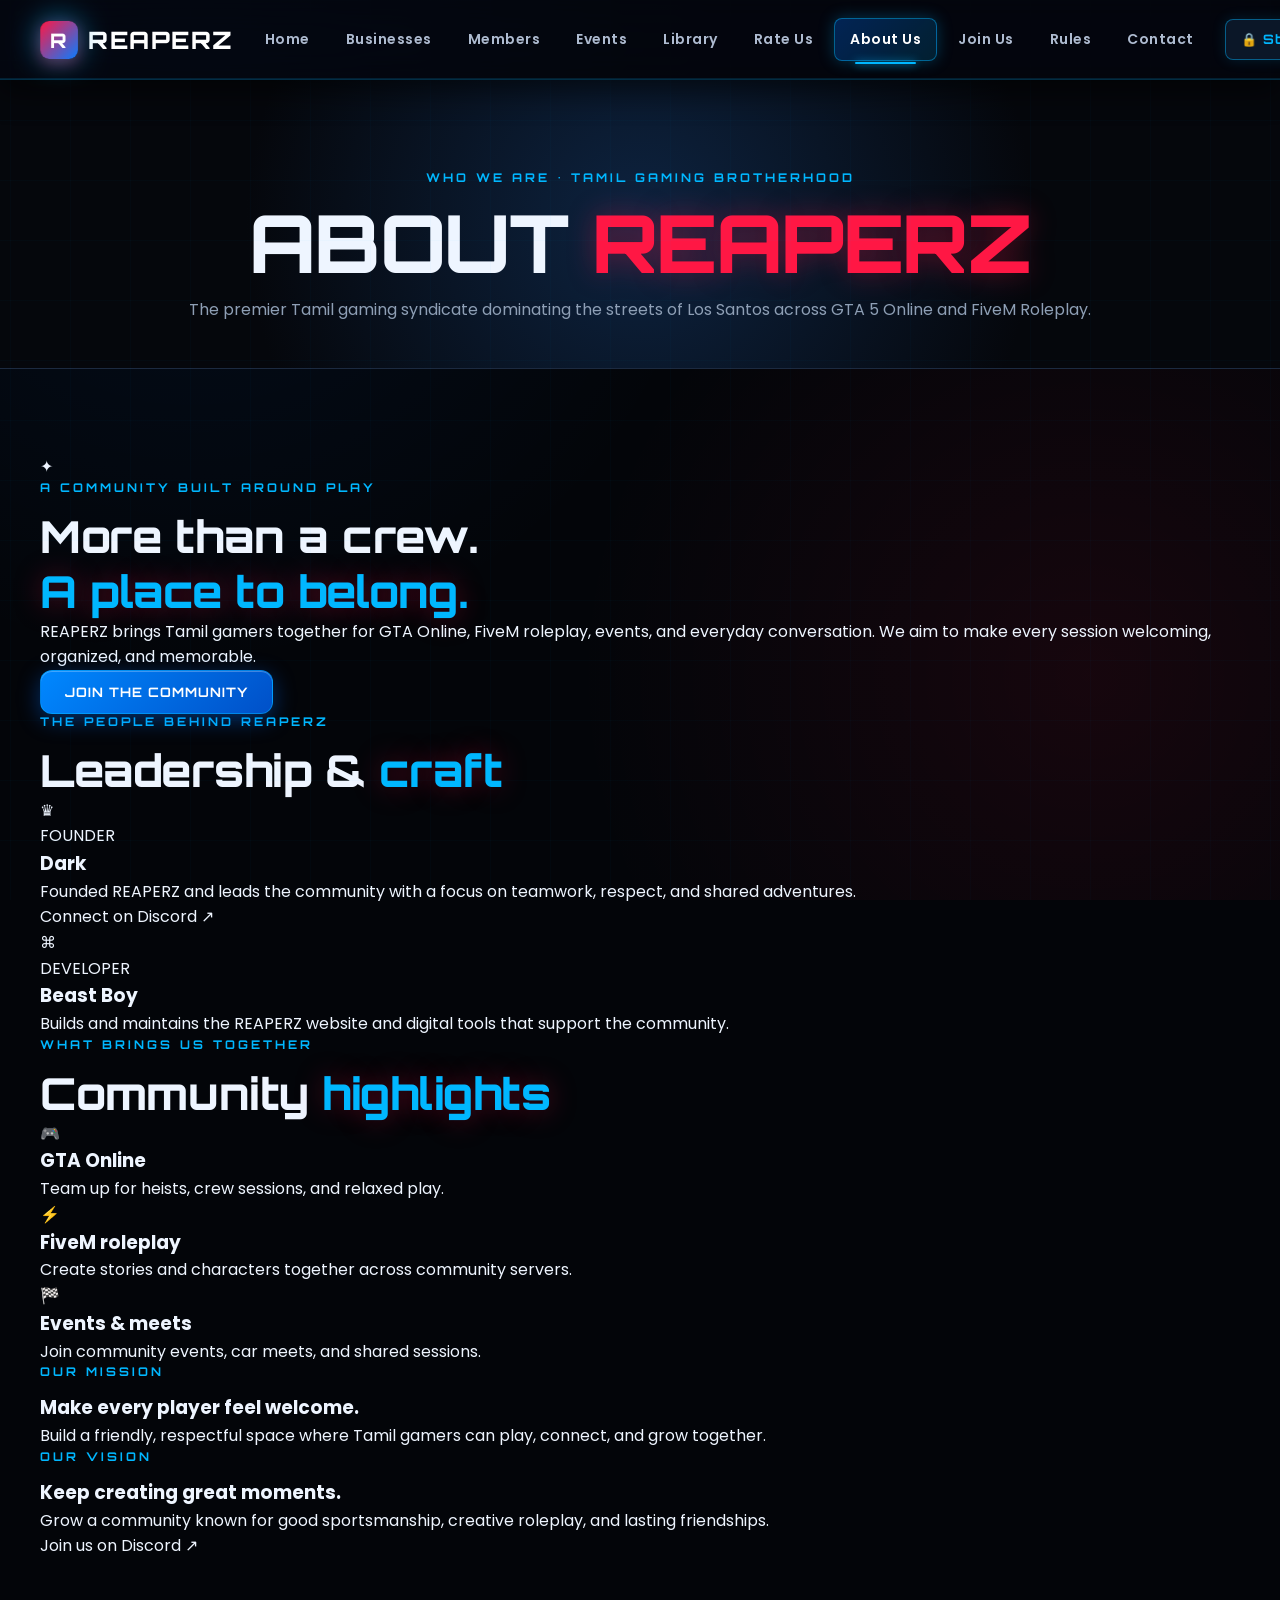
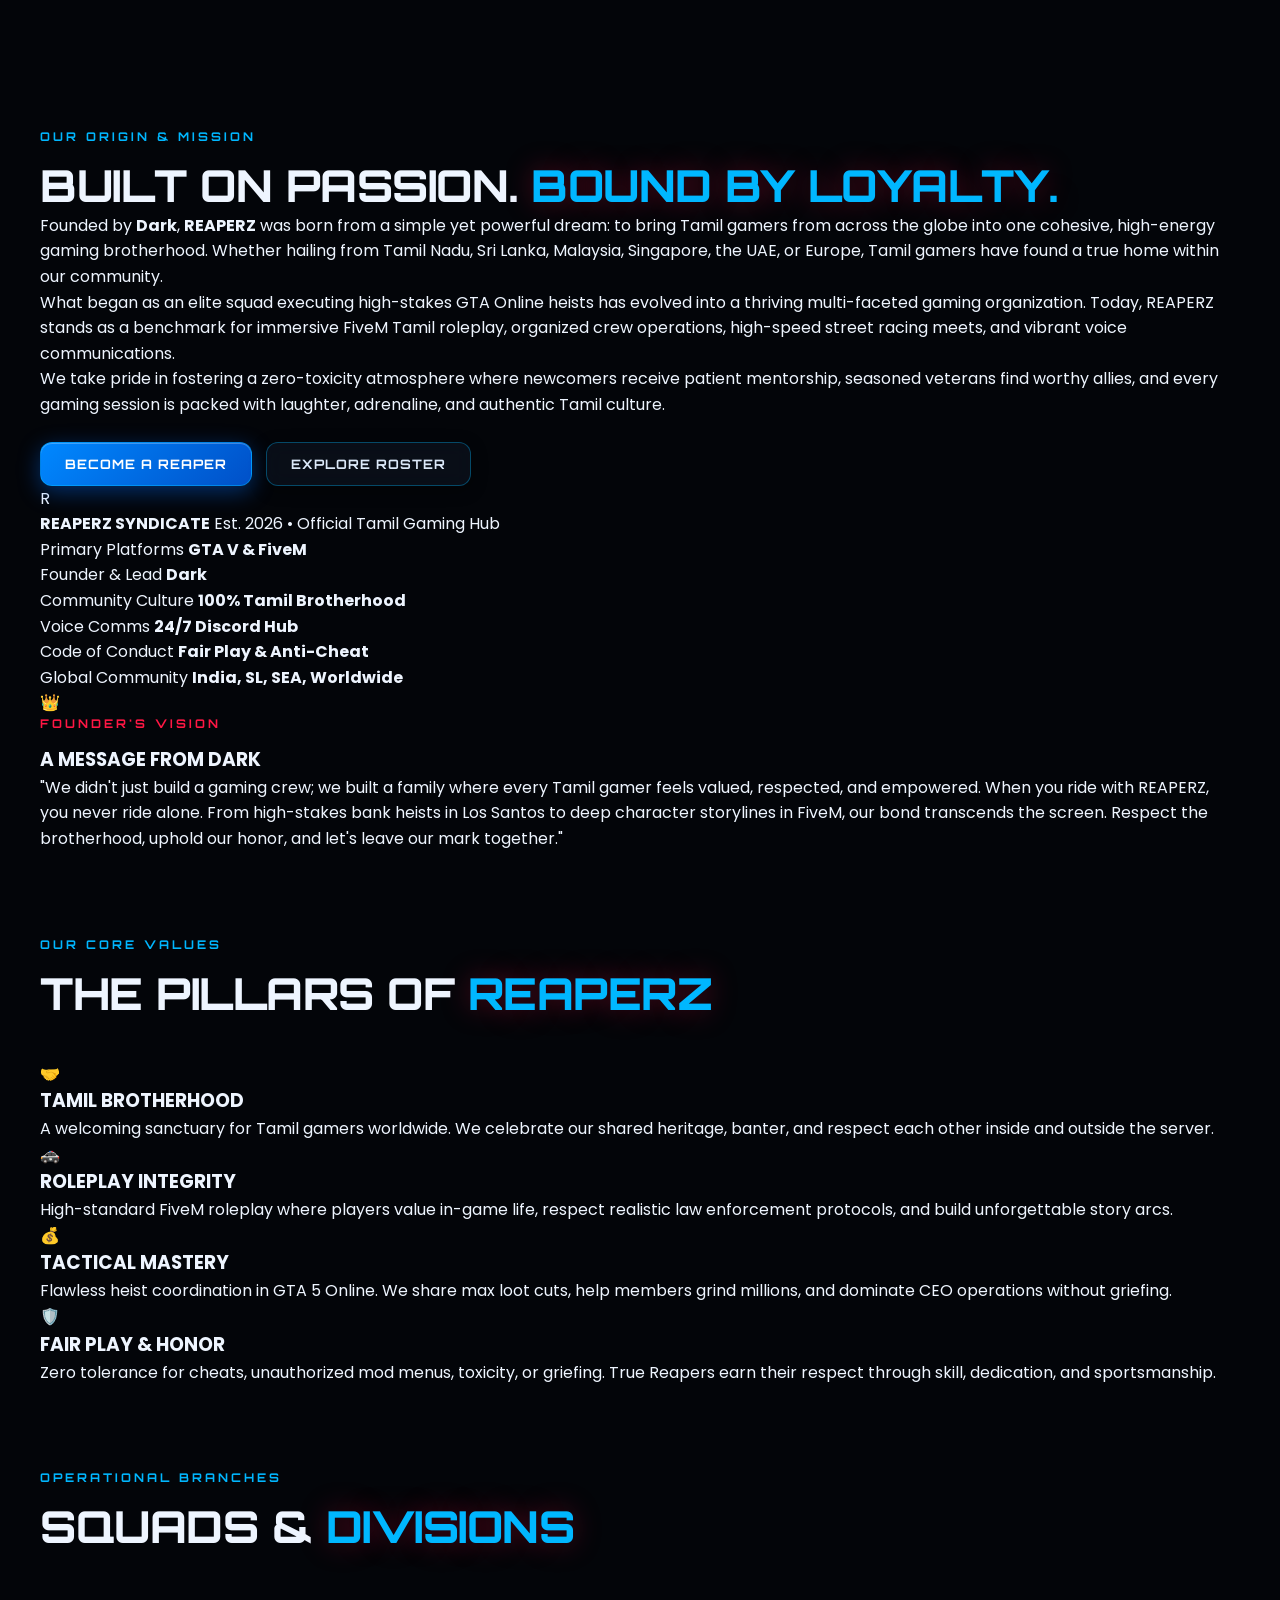
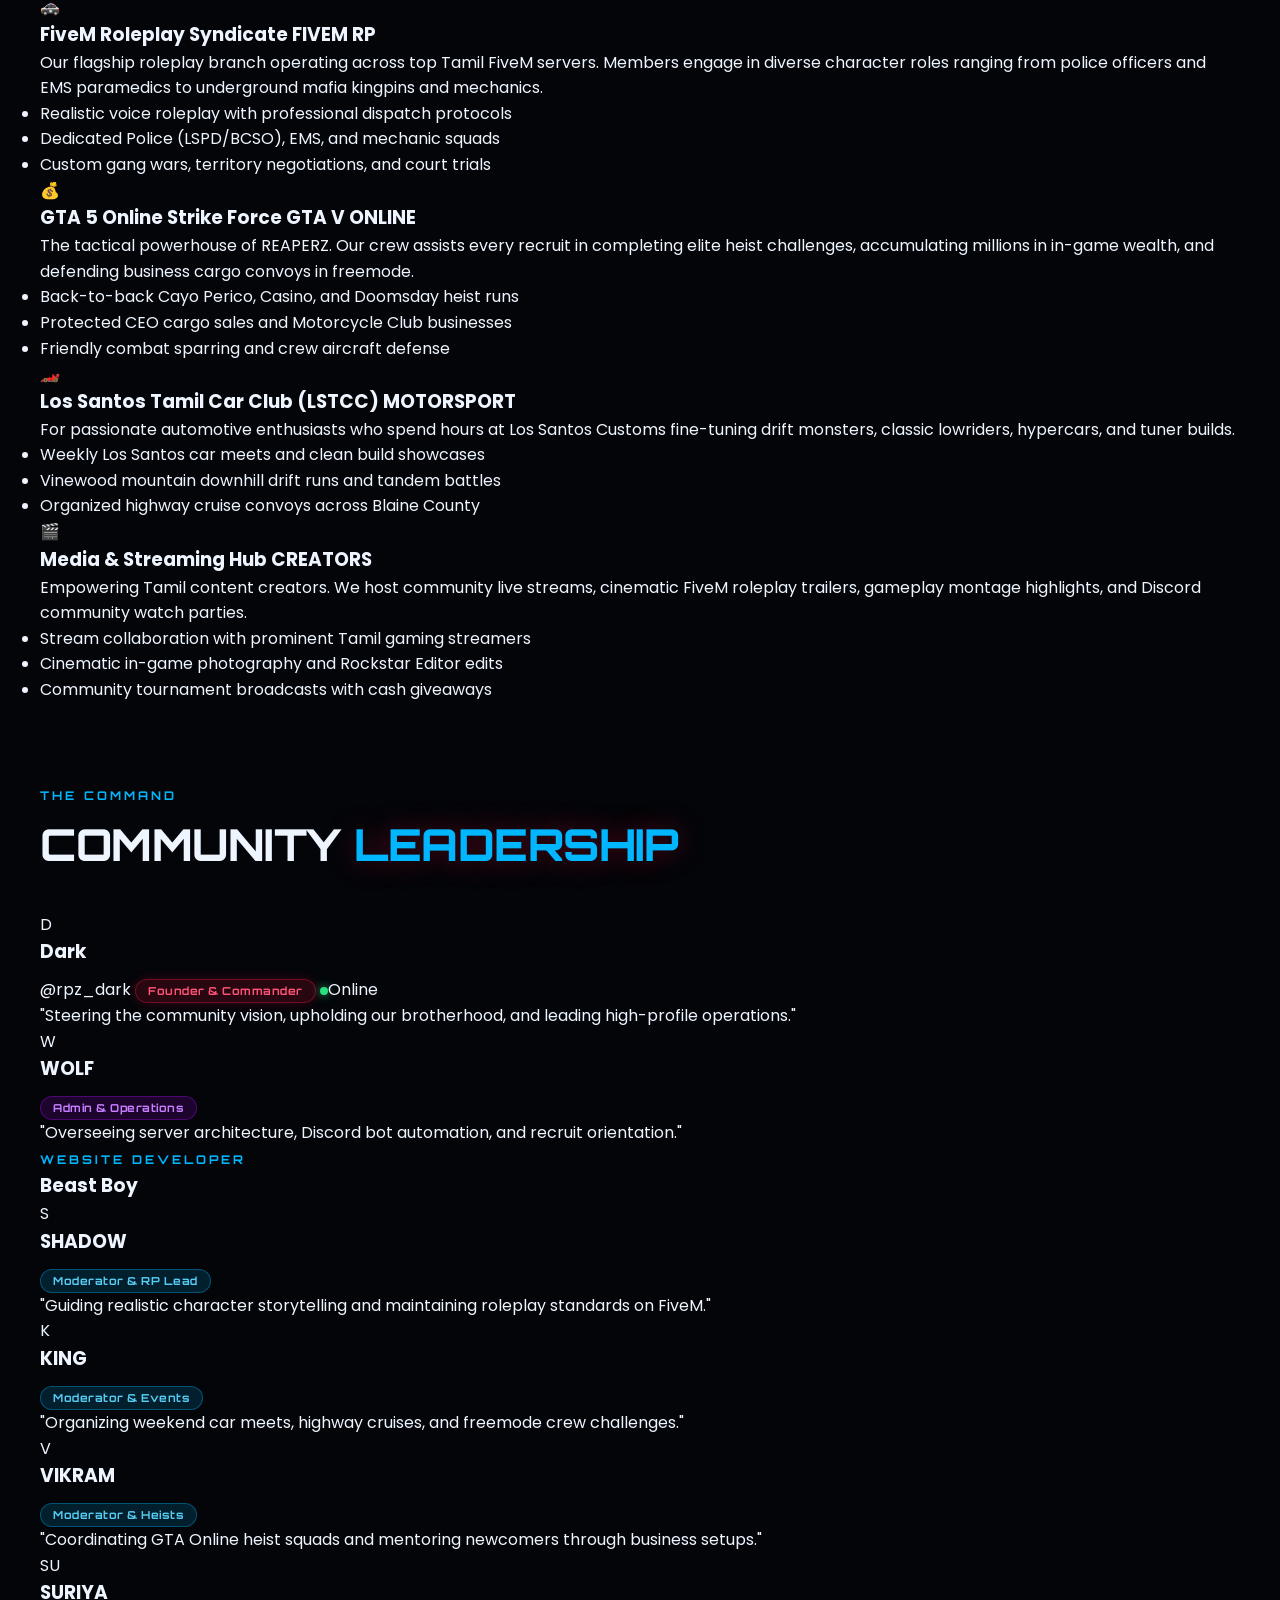
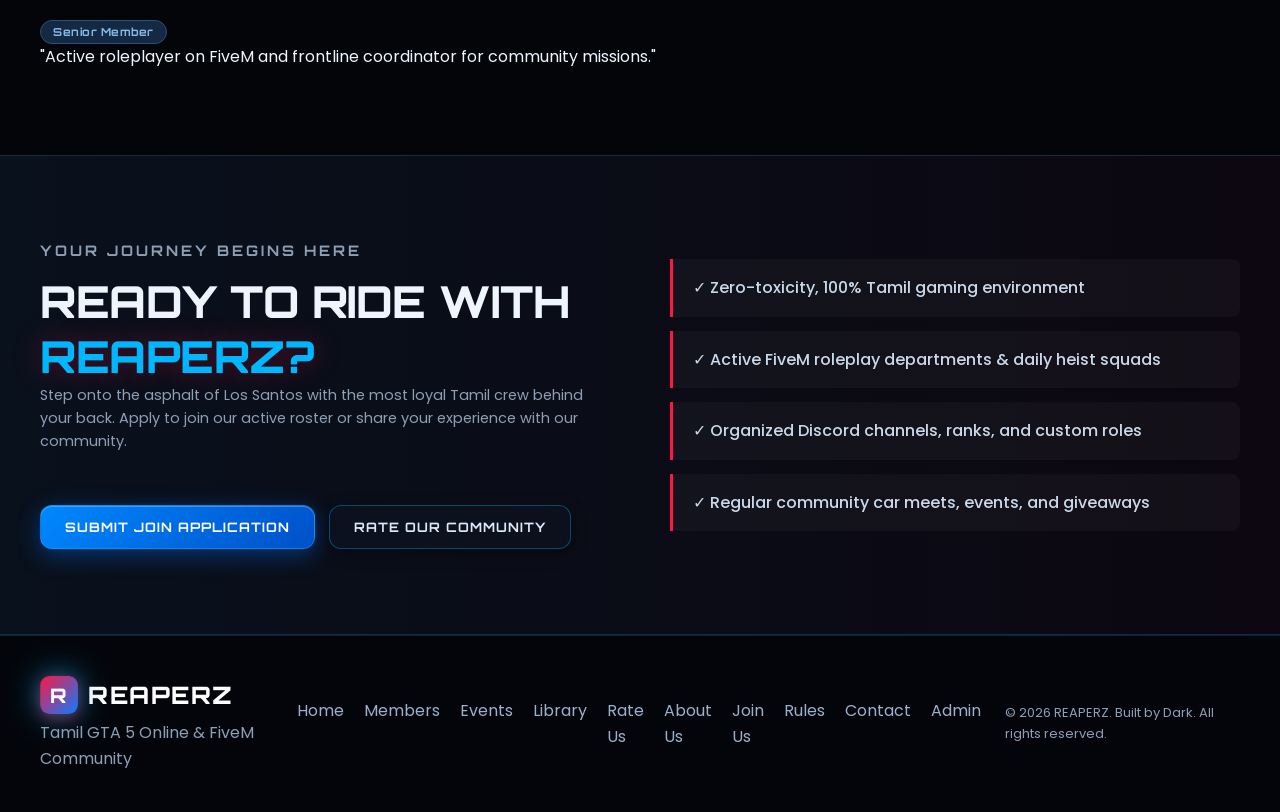
<file: about.html>
<!DOCTYPE html>
<html lang="en">
<head>
  <meta charset="UTF-8">
  <meta name="viewport" content="width=device-width, initial-scale=1.0">
  <meta name="description" content="Learn about REAPERZ — The premier Tamil GTA 5 Online and FiveM roleplay gaming community founded by Dark.">
  <title>About Us | REAPERZ — Tamil GTA V & FiveM Community</title>
  <link rel="stylesheet" href="css/style.css?v=20261025-v2">
  <link rel="stylesheet" href="css/modern-3d.css?v=20261025-v2">
  <link rel="preconnect" href="https://fonts.googleapis.com">
  <link rel="preconnect" href="https://fonts.gstatic.com" crossorigin>
  <link href="https://fonts.googleapis.com/css2?family=Orbitron:wght@500;700;800;900&family=Poppins:wght@400;500;600;700&display=swap" rel="stylesheet">
</head>
<body class="dashboard-page">

  <!-- SITE HEADER -->
  <header class="site-header">
    <a class="logo" href="index.html"><span>R</span> REAPERZ</a>
    <button class="menu-toggle" aria-label="Toggle navigation">☰</button>
    <nav>
      <a href="index.html">Home</a>
      <a href="businesses.html">Businesses</a>
      <a href="members.html">Members</a>
      <a href="events.html">Events</a>
      <a href="library.html">Library</a>
      <a href="rate.html">Rate Us</a>
      <a class="active" href="about.html">About Us</a>
      <a href="join.html">Join Us</a>
      <a href="rules.html">Rules</a>
      <a href="contact.html">Contact</a>
      <a class="nav-admin-link" href="admin.html">Staff Portal</a>
    </nav>
  </header>

  <main class="page about-page">
    <!-- PAGE TITLE HEADER -->
    <section class="page-title">
      <p class="eyebrow">WHO WE ARE • TAMIL GAMING BROTHERHOOD</p>
      <h1>ABOUT <span>REAPERZ</span></h1>
      <p>The premier Tamil gaming syndicate dominating the streets of Los Santos across GTA 5 Online and FiveM Roleplay.</p>
    </section>

    <section class="section about-modern">
      <div class="about-welcome-card">
        <span class="about-icon" aria-hidden="true">✦</span>
        <div>
          <p class="eyebrow">A COMMUNITY BUILT AROUND PLAY</p>
          <h2>More than a crew.<br><span>A place to belong.</span></h2>
          <p>REAPERZ brings Tamil gamers together for GTA Online, FiveM roleplay, events, and everyday conversation. We aim to make every session welcoming, organized, and memorable.</p>
          <a class="btn btn-primary" href="join.html">Join the community</a>
        </div>
      </div>

      <div class="about-section-heading">
        <p class="eyebrow">THE PEOPLE BEHIND REAPERZ</p>
        <h2>Leadership &amp; <span>craft</span></h2>
      </div>
      <div class="about-people-grid">
        <article class="about-person-card about-founder">
          <span class="about-person-icon" aria-hidden="true">♛</span>
          <p class="about-role">FOUNDER</p>
          <h3>Dark</h3>
          <p>Founded REAPERZ and leads the community with a focus on teamwork, respect, and shared adventures.</p>
          <a href="https://discord.gg/reaperz-tamil" target="_blank" rel="noopener noreferrer">Connect on Discord <span aria-hidden="true">↗</span></a>
        </article>
        <article class="about-person-card about-developer">
          <span class="about-person-icon" aria-hidden="true">⌘</span>
          <p class="about-role">DEVELOPER</p>
          <h3>Beast Boy</h3>
          <p>Builds and maintains the REAPERZ website and digital tools that support the community.</p>
        </article>
      </div>

      <div class="about-section-heading">
        <p class="eyebrow">WHAT BRINGS US TOGETHER</p>
        <h2>Community <span>highlights</span></h2>
      </div>
      <div class="about-highlights-grid">
        <article class="about-highlight-card"><span aria-hidden="true">🎮</span><h3>GTA Online</h3><p>Team up for heists, crew sessions, and relaxed play.</p></article>
        <article class="about-highlight-card"><span aria-hidden="true">⚡</span><h3>FiveM roleplay</h3><p>Create stories and characters together across community servers.</p></article>
        <article class="about-highlight-card"><span aria-hidden="true">🏁</span><h3>Events &amp; meets</h3><p>Join community events, car meets, and shared sessions.</p></article>
      </div>

      <div class="about-mission-grid">
        <article><p class="eyebrow">OUR MISSION</p><h3>Make every player feel welcome.</h3><p>Build a friendly, respectful space where Tamil gamers can play, connect, and grow together.</p></article>
        <article><p class="eyebrow">OUR VISION</p><h3>Keep creating great moments.</h3><p>Grow a community known for good sportsmanship, creative roleplay, and lasting friendships.</p></article>
      </div>
      <a class="about-discord-link" href="https://discord.gg/reaperz-tamil" target="_blank" rel="noopener noreferrer">Join us on Discord <span aria-hidden="true">↗</span></a>
    </section>

    <!-- SECTION: OUR STORY & COMMUNITY BADGE -->
    <section class="section about-legacy">
      <div class="about-intro-grid">
        <div class="about-intro-text">
          <p class="eyebrow">OUR ORIGIN &amp; MISSION</p>
          <h2>BUILT ON PASSION. <span>BOUND BY LOYALTY.</span></h2>
          <p>
            Founded by <strong>Dark</strong>, <strong>REAPERZ</strong> was born from a simple yet powerful dream: to bring Tamil gamers from across the globe into one cohesive, high-energy gaming brotherhood. Whether hailing from Tamil Nadu, Sri Lanka, Malaysia, Singapore, the UAE, or Europe, Tamil gamers have found a true home within our community.
          </p>
          <p>
            What began as an elite squad executing high-stakes GTA Online heists has evolved into a thriving multi-faceted gaming organization. Today, REAPERZ stands as a benchmark for immersive FiveM Tamil roleplay, organized crew operations, high-speed street racing meets, and vibrant voice communications.
          </p>
          <p>
            We take pride in fostering a zero-toxicity atmosphere where newcomers receive patient mentorship, seasoned veterans find worthy allies, and every gaming session is packed with laughter, adrenaline, and authentic Tamil culture.
          </p>
          <div style="margin-top:24px; display:flex; gap:14px; flex-wrap:wrap;">
            <a class="btn btn-primary" href="join.html">BECOME A REAPER</a>
            <a class="btn btn-outline" href="members.html">EXPLORE ROSTER</a>
          </div>
        </div>

        <!-- QUICK FACTS BADGE CARD -->
        <div class="about-badge-card">
          <div class="badge-card-header">
            <div class="badge-icon">R</div>
            <div class="badge-title">
              <strong>REAPERZ SYNDICATE</strong>
              <span>Est. 2026 • Official Tamil Gaming Hub</span>
            </div>
          </div>
          <div class="badge-stats-list">
            <div class="badge-stat-row">
              <span>Primary Platforms</span>
              <strong>GTA V &amp; FiveM</strong>
            </div>
            <div class="badge-stat-row">
              <span>Founder &amp; Lead</span>
              <strong>Dark</strong>
            </div>
            <div class="badge-stat-row">
              <span>Community Culture</span>
              <strong>100% Tamil Brotherhood</strong>
            </div>
            <div class="badge-stat-row">
              <span>Voice Comms</span>
              <strong>24/7 Discord Hub</strong>
            </div>
            <div class="badge-stat-row">
              <span>Code of Conduct</span>
              <strong>Fair Play &amp; Anti-Cheat</strong>
            </div>
            <div class="badge-stat-row">
              <span>Global Community</span>
              <strong>India, SL, SEA, Worldwide</strong>
            </div>
          </div>
        </div>
      </div>

      <!-- FOUNDER SPOTLIGHT BANNER -->
      <div class="founder-banner">
        <div class="founder-crest">👑</div>
        <div class="founder-banner-content">
          <p class="eyebrow" style="color:var(--red);">FOUNDER'S VISION</p>
          <h3>A MESSAGE FROM DARK</h3>
          <p>
            "We didn't just build a gaming crew; we built a family where every Tamil gamer feels valued, respected, and empowered. When you ride with REAPERZ, you never ride alone. From high-stakes bank heists in Los Santos to deep character storylines in FiveM, our bond transcends the screen. Respect the brotherhood, uphold our honor, and let's leave our mark together."
          </p>
        </div>
      </div>
    </section>

    <!-- SECTION: CORE PILLARS -->
    <section class="section about-legacy" style="padding-top:0;">
      <div class="section-heading">
        <p class="eyebrow">OUR CORE VALUES</p>
        <h2>THE PILLARS OF <span>REAPERZ</span></h2>
      </div>
      <div class="pillars-grid">
        <div class="pillar-card">
          <div class="pillar-icon">🤝</div>
          <h3>TAMIL BROTHERHOOD</h3>
          <p>A welcoming sanctuary for Tamil gamers worldwide. We celebrate our shared heritage, banter, and respect each other inside and outside the server.</p>
        </div>

        <div class="pillar-card">
          <div class="pillar-icon">🚓</div>
          <h3>ROLEPLAY INTEGRITY</h3>
          <p>High-standard FiveM roleplay where players value in-game life, respect realistic law enforcement protocols, and build unforgettable story arcs.</p>
        </div>

        <div class="pillar-card">
          <div class="pillar-icon">💰</div>
          <h3>TACTICAL MASTERY</h3>
          <p>Flawless heist coordination in GTA 5 Online. We share max loot cuts, help members grind millions, and dominate CEO operations without griefing.</p>
        </div>

        <div class="pillar-card">
          <div class="pillar-icon">🛡️</div>
          <h3>FAIR PLAY &amp; HONOR</h3>
          <p>Zero tolerance for cheats, unauthorized mod menus, toxicity, or griefing. True Reapers earn their respect through skill, dedication, and sportsmanship.</p>
        </div>
      </div>
    </section>

    <!-- SECTION: COMMUNITY DIVISIONS -->
    <section class="section about-legacy" style="padding-top:0;">
      <div class="section-heading">
        <p class="eyebrow">OPERATIONAL BRANCHES</p>
        <h2>SQUADS &amp; <span>DIVISIONS</span></h2>
      </div>
      <div class="divisions-grid">
        <!-- DIVISION 1 -->
        <div class="division-card">
          <div class="division-icon">🚓</div>
          <div class="division-info">
            <h3>FiveM Roleplay Syndicate <span class="division-tag">FIVEM RP</span></h3>
            <p>Our flagship roleplay branch operating across top Tamil FiveM servers. Members engage in diverse character roles ranging from police officers and EMS paramedics to underground mafia kingpins and mechanics.</p>
            <ul class="division-bullets">
              <li>Realistic voice roleplay with professional dispatch protocols</li>
              <li>Dedicated Police (LSPD/BCSO), EMS, and mechanic squads</li>
              <li>Custom gang wars, territory negotiations, and court trials</li>
            </ul>
          </div>
        </div>

        <!-- DIVISION 2 -->
        <div class="division-card">
          <div class="division-icon">💰</div>
          <div class="division-info">
            <h3>GTA 5 Online Strike Force <span class="division-tag gta">GTA V ONLINE</span></h3>
            <p>The tactical powerhouse of REAPERZ. Our crew assists every recruit in completing elite heist challenges, accumulating millions in in-game wealth, and defending business cargo convoys in freemode.</p>
            <ul class="division-bullets">
              <li>Back-to-back Cayo Perico, Casino, and Doomsday heist runs</li>
              <li>Protected CEO cargo sales and Motorcycle Club businesses</li>
              <li>Friendly combat sparring and crew aircraft defense</li>
            </ul>
          </div>
        </div>

        <!-- DIVISION 3 -->
        <div class="division-card">
          <div class="division-icon">🏎️</div>
          <div class="division-info">
            <h3>Los Santos Tamil Car Club (LSTCC) <span class="division-tag">MOTORSPORT</span></h3>
            <p>For passionate automotive enthusiasts who spend hours at Los Santos Customs fine-tuning drift monsters, classic lowriders, hypercars, and tuner builds.</p>
            <ul class="division-bullets">
              <li>Weekly Los Santos car meets and clean build showcases</li>
              <li>Vinewood mountain downhill drift runs and tandem battles</li>
              <li>Organized highway cruise convoys across Blaine County</li>
            </ul>
          </div>
        </div>

        <!-- DIVISION 4 -->
        <div class="division-card">
          <div class="division-icon">🎬</div>
          <div class="division-info">
            <h3>Media &amp; Streaming Hub <span class="division-tag gta">CREATORS</span></h3>
            <p>Empowering Tamil content creators. We host community live streams, cinematic FiveM roleplay trailers, gameplay montage highlights, and Discord community watch parties.</p>
            <ul class="division-bullets">
              <li>Stream collaboration with prominent Tamil gaming streamers</li>
              <li>Cinematic in-game photography and Rockstar Editor edits</li>
              <li>Community tournament broadcasts with cash giveaways</li>
            </ul>
          </div>
        </div>
      </div>
    </section>

    <!-- SECTION: LEADERSHIP SQUAD -->
    <section class="section about-legacy" style="padding-top:0;">
      <div class="section-heading">
        <p class="eyebrow">THE COMMAND</p>
        <h2>COMMUNITY <span>LEADERSHIP</span></h2>
      </div>
      <div class="leadership-grid">
        <div class="leader-card founder-card">
          <div class="leader-avatar">
            <img src="https://cdn.discordapp.com/avatars/937289791429562398/9970cd81f120a25115493cc9ed04a777.png?size=4096&amp;ignore=true"
                 alt="Dark, REAPERZ Founder" loading="lazy"
                 onerror="this.onerror=null;this.style.display='none';this.parentElement.textContent='D';">
          </div>
          <h3 class="leader-name">Dark</h3>
          <span class="member-card-discord">@rpz_dark</span>
          <span class="role founder">Founder &amp; Commander</span>
          <span class="member-card-status online"><span class="status-dot online"></span>Online</span>
          <p class="leader-quote">"Steering the community vision, upholding our brotherhood, and leading high-profile operations."</p>
        </div>

        <div class="leader-card">
          <div class="leader-avatar">W</div>
          <h3 class="leader-name">WOLF</h3>
          <span class="role admin">Admin &amp; Operations</span>
          <p class="leader-quote">"Overseeing server architecture, Discord bot automation, and recruit orientation."</p>
        </div>

        <div class="leader-card developer-card">
          <span class="eyebrow">WEBSITE DEVELOPER</span>
          <h3 class="leader-name">Beast Boy</h3>
        </div>

        <div class="leader-card">
          <div class="leader-avatar">S</div>
          <h3 class="leader-name">SHADOW</h3>
          <span class="role moderator">Moderator &amp; RP Lead</span>
          <p class="leader-quote">"Guiding realistic character storytelling and maintaining roleplay standards on FiveM."</p>
        </div>

        <div class="leader-card">
          <div class="leader-avatar">K</div>
          <h3 class="leader-name">KING</h3>
          <span class="role moderator">Moderator &amp; Events</span>
          <p class="leader-quote">"Organizing weekend car meets, highway cruises, and freemode crew challenges."</p>
        </div>

        <div class="leader-card">
          <div class="leader-avatar">V</div>
          <h3 class="leader-name">VIKRAM</h3>
          <span class="role moderator">Moderator &amp; Heists</span>
          <p class="leader-quote">"Coordinating GTA Online heist squads and mentoring newcomers through business setups."</p>
        </div>

        <div class="leader-card">
          <div class="leader-avatar">SU</div>
          <h3 class="leader-name">SURIYA</h3>
          <span class="role" style="background:#132944; color:#8ab8e6; border-color:#2a4f78;">Senior Member</span>
          <p class="leader-quote">"Active roleplayer on FiveM and frontline coordinator for community missions."</p>
        </div>
      </div>
    </section>

    <!-- SECTION: CALL TO ACTION -->
    <section class="section dark-panel about-legacy">
      <div>
        <p class="eyebrow">YOUR JOURNEY BEGINS HERE</p>
        <h2>READY TO RIDE WITH <span>REAPERZ?</span></h2>
        <p>Step onto the asphalt of Los Santos with the most loyal Tamil crew behind your back. Apply to join our active roster or share your experience with our community.</p>
        <div style="margin-top:24px; display:flex; gap:14px; flex-wrap:wrap;">
          <a class="btn btn-primary" href="join.html">SUBMIT JOIN APPLICATION</a>
          <a class="btn btn-outline" href="rate.html">RATE OUR COMMUNITY</a>
        </div>
      </div>
      <div class="feature-list">
        <div>✓ Zero-toxicity, 100% Tamil gaming environment</div>
        <div>✓ Active FiveM roleplay departments &amp; daily heist squads</div>
        <div>✓ Organized Discord channels, ranks, and custom roles</div>
        <div>✓ Regular community car meets, events, and giveaways</div>
      </div>
    </section>
  </main>

  <!-- SITE FOOTER -->
  <footer>
    <div>
      <a class="logo" href="index.html"><span>R</span> REAPERZ</a>
      <p>Tamil GTA 5 Online &amp; FiveM Community</p>
    </div>
    <div class="footer-links">
      <a href="index.html">Home</a>
      <a href="members.html">Members</a>
      <a href="events.html">Events</a>
      <a href="library.html">Library</a>
      <a href="rate.html">Rate Us</a>
      <a href="about.html">About Us</a>
      <a href="join.html">Join Us</a>
      <a href="rules.html">Rules</a>
      <a href="contact.html">Contact</a>
      <a href="admin.html">Admin</a>
    </div>
    <p class="copyright">© 2026 REAPERZ. Built by Dark. All rights reserved.</p>
  </footer>

  <script src="js/store.js"></script>
  <script src="js/main.js?v=20261015-1634"></script>
</body>
</html>
</file>
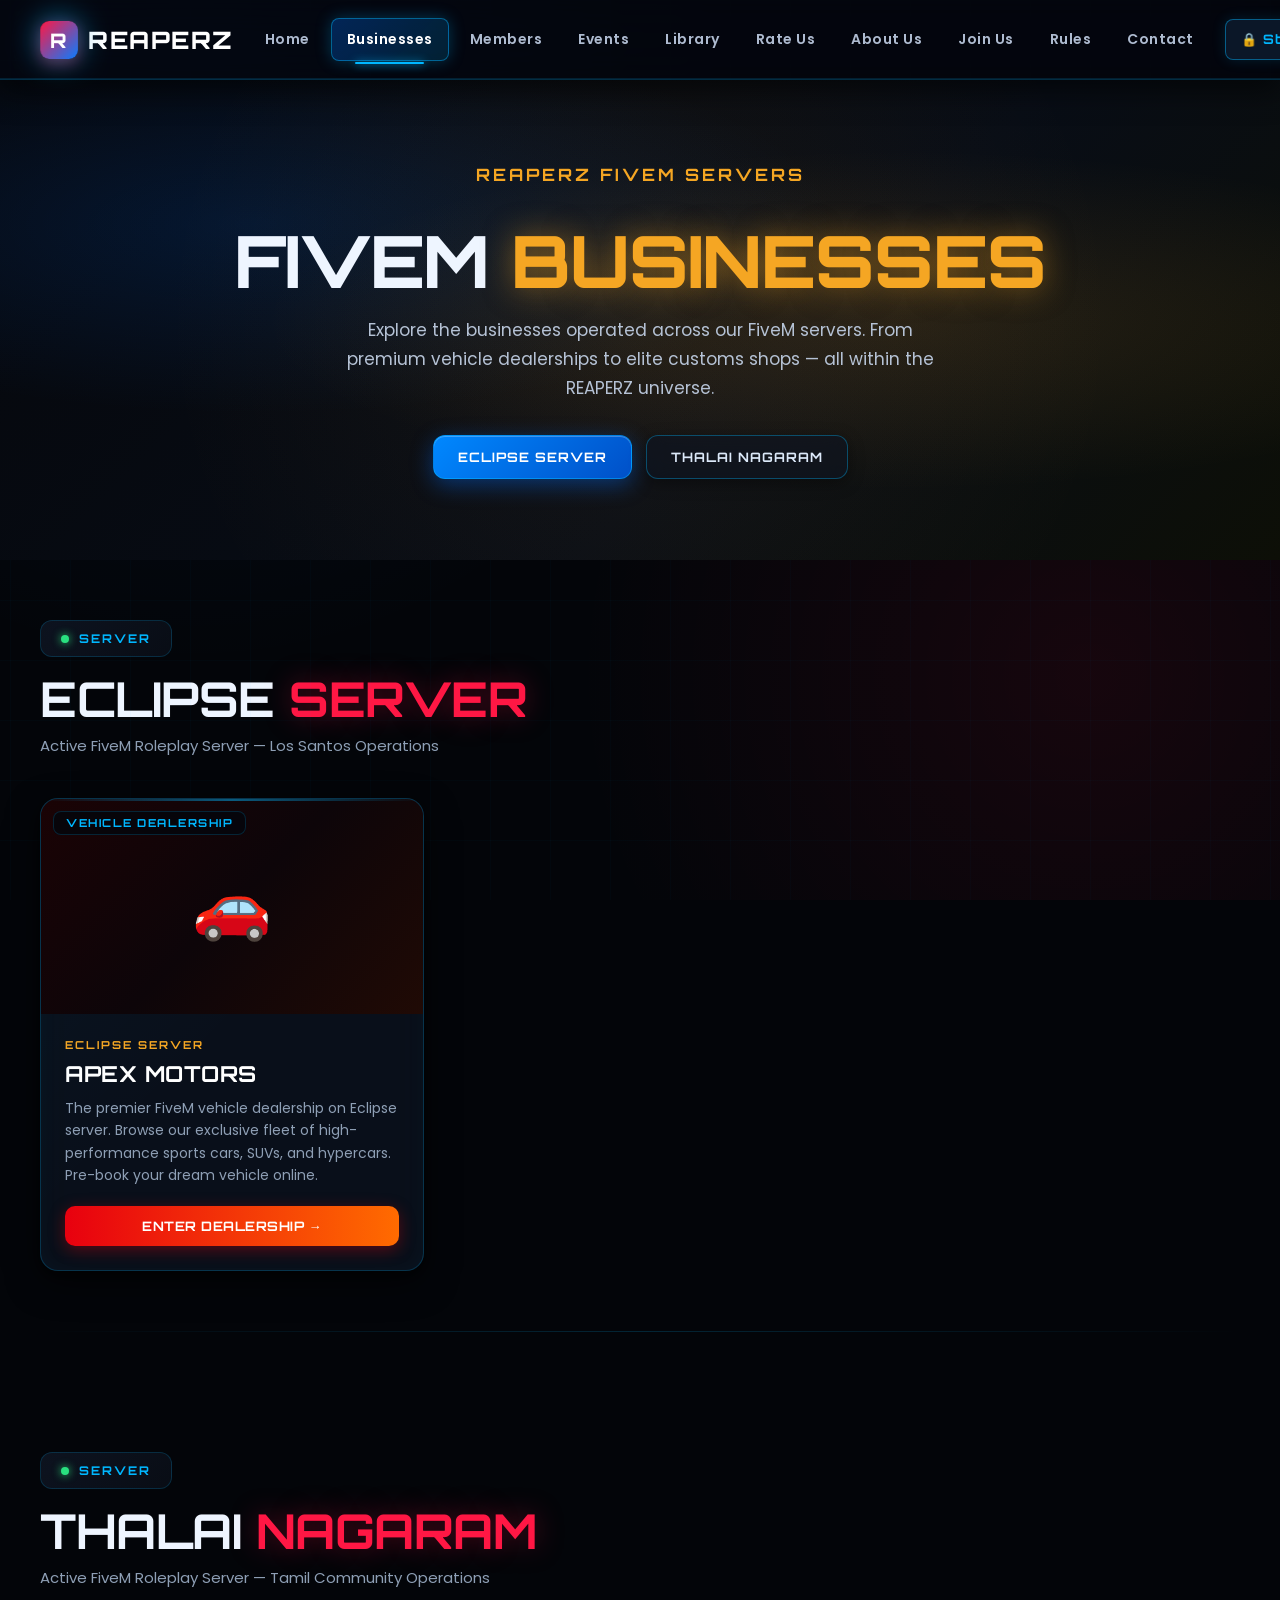
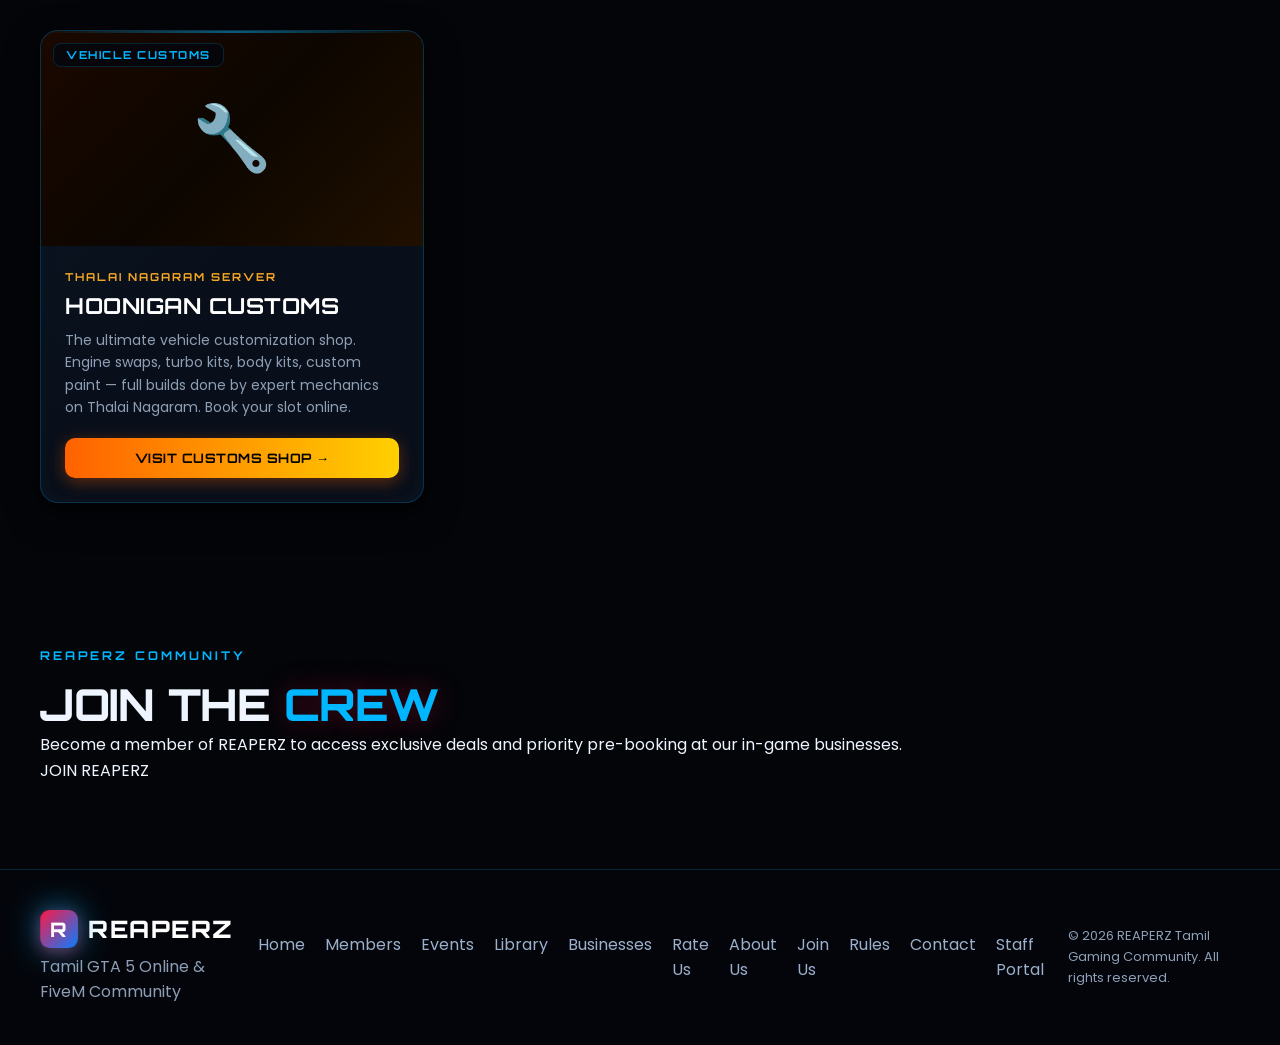
<file: businesses.html>
<!DOCTYPE html>
<html lang="en">
<head>
  <meta charset="UTF-8">
  <meta name="viewport" content="width=device-width, initial-scale=1.0">
  <meta name="description" content="REAPERZ FiveM Businesses — Explore all businesses operated on our FiveM servers including Eclipse and Thalai Nagaram.">
  <title>FiveM Businesses | REAPERZ</title>
  <link rel="stylesheet" href="css/style.css?v=20261025-biz">
  <link rel="stylesheet" href="css/business.css?v=20261025-biz">
  <link rel="preconnect" href="https://fonts.googleapis.com">
  <link rel="preconnect" href="https://fonts.gstatic.com" crossorigin>
  <link href="https://fonts.googleapis.com/css2?family=Orbitron:wght@500;700;800;900&family=Poppins:wght@400;500;600;700&display=swap" rel="stylesheet">
</head>
<body class="dashboard-page">

  <!-- SITE HEADER -->
  <header class="site-header">
    <a class="logo" href="index.html"><span>R</span> REAPERZ</a>
    <button class="menu-toggle" id="menuToggle" aria-label="Toggle navigation" aria-expanded="false" aria-controls="primaryNav">
      <span class="hamburger-bar"></span>
      <span class="hamburger-bar"></span>
      <span class="hamburger-bar"></span>
    </button>
    <nav id="primaryNav" aria-label="Main Navigation">
      <button class="nav-close-btn" id="navCloseBtn" aria-label="Close navigation menu">✕</button>
      <a href="index.html">Home</a>
      <a href="members.html">Members</a>
      <a href="events.html">Events</a>
      <a href="library.html">Library</a>
      <a class="active" href="businesses.html">Businesses</a>
      <a href="rate.html">Rate Us</a>
      <a href="about.html">About Us</a>
      <a href="join.html">Join Us</a>
      <a href="rules.html">Rules</a>
      <a href="contact.html">Contact</a>
      <a class="nav-admin-link" href="admin.html"><span class="lock-icon">🔒</span> Staff Portal</a>
    </nav>
  </header>
  <div class="nav-overlay" id="navOverlay" aria-hidden="true"></div>

  <main>
    <!-- HERO SECTION -->
    <section class="businesses-hero">
      <div class="businesses-hero-content">
        <p class="eyebrow">REAPERZ FIVEM SERVERS</p>
        <h1>FIVEM <span>BUSINESSES</span></h1>
        <p>Explore the businesses operated across our FiveM servers. From premium vehicle dealerships to elite customs shops — all within the REAPERZ universe.</p>
        <div class="hero-buttons" style="justify-content:center;">
          <a class="btn btn-primary" href="#eclipse-section">Eclipse Server</a>
          <a class="btn btn-outline" href="#thalai-section">Thalai Nagaram</a>
        </div>
      </div>
    </section>

    <!-- ECLIPSE SERVER SECTION -->
    <section class="server-section" id="eclipse-section">
      <div class="server-section-header">
        <div class="server-badge">
          <span class="server-badge-dot"></span>
          SERVER
        </div>
        <h2>ECLIPSE <span>SERVER</span></h2>
        <p style="color:#8e9fb5;font-size:15px;margin-top:8px;">Active FiveM Roleplay Server — Los Santos Operations</p>
      </div>
      <div class="business-cards-grid">
        <!-- Apex Motors card -->
        <a class="business-hub-card apex" href="apex-motors.html">
          <div class="business-hub-card-img-wrap">
            <div class="business-hub-card-tag">VEHICLE DEALERSHIP</div>
            <div style="width:100%;aspect-ratio:16/9;background:linear-gradient(135deg,#1a0305,#0d0509,#200a05);display:flex;align-items:center;justify-content:center;font-size:64px;">🚗</div>
          </div>
          <div class="business-hub-card-body">
            <div class="business-hub-card-server">ECLIPSE SERVER</div>
            <h3>APEX MOTORS</h3>
            <p>The premier FiveM vehicle dealership on Eclipse server. Browse our exclusive fleet of high-performance sports cars, SUVs, and hypercars. Pre-book your dream vehicle online.</p>
            <span class="btn-visit">ENTER DEALERSHIP →</span>
          </div>
        </a>
      </div>
    </section>

    <div class="server-divider"></div>

    <!-- THALAI NAGARAM SERVER SECTION -->
    <section class="server-section" id="thalai-section">
      <div class="server-section-header">
        <div class="server-badge">
          <span class="server-badge-dot"></span>
          SERVER
        </div>
        <h2>THALAI <span>NAGARAM</span></h2>
        <p style="color:#8e9fb5;font-size:15px;margin-top:8px;">Active FiveM Roleplay Server — Tamil Community Operations</p>
      </div>
      <div class="business-cards-grid">
        <!-- Hoonigan card -->
        <a class="business-hub-card hoonigan" href="hoonigan.html">
          <div class="business-hub-card-img-wrap">
            <div class="business-hub-card-tag">VEHICLE CUSTOMS</div>
            <div style="width:100%;aspect-ratio:16/9;background:linear-gradient(135deg,#1a0800,#0d0600,#201000);display:flex;align-items:center;justify-content:center;font-size:64px;">🔧</div>
          </div>
          <div class="business-hub-card-body">
            <div class="business-hub-card-server">THALAI NAGARAM SERVER</div>
            <h3>HOONIGAN CUSTOMS</h3>
            <p>The ultimate vehicle customization shop. Engine swaps, turbo kits, body kits, custom paint — full builds done by expert mechanics on Thalai Nagaram. Book your slot online.</p>
            <span class="btn-visit">VISIT CUSTOMS SHOP →</span>
          </div>
        </a>
      </div>
    </section>

    <!-- CTA SECTION -->
    <section class="section join-discord-banner" aria-labelledby="biz-cta-title" style="margin-top:0;">
      <p class="eyebrow">REAPERZ COMMUNITY</p>
      <h2 id="biz-cta-title">JOIN THE <span>CREW</span></h2>
      <p>Become a member of REAPERZ to access exclusive deals and priority pre-booking at our in-game businesses.</p>
      <a class="join-discord-btn" href="join.html">JOIN REAPERZ</a>
    </section>
  </main>

  <!-- SITE FOOTER -->
  <footer>
    <div>
      <a class="logo" href="index.html"><span>R</span> REAPERZ</a>
      <p>Tamil GTA 5 Online &amp; FiveM Community</p>
    </div>
    <div class="footer-links">
      <a href="index.html">Home</a>
      <a href="members.html">Members</a>
      <a href="events.html">Events</a>
      <a href="library.html">Library</a>
      <a href="businesses.html">Businesses</a>
      <a href="rate.html">Rate Us</a>
      <a href="about.html">About Us</a>
      <a href="join.html">Join Us</a>
      <a href="rules.html">Rules</a>
      <a href="contact.html">Contact</a>
      <a href="admin.html">Staff Portal</a>
    </div>
    <p class="copyright">© 2026 REAPERZ Tamil Gaming Community. All rights reserved.</p>
  </footer>

  <script src="js/store.js"></script>
  <script src="js/main.js?v=20261025-biz"></script>
</body>
</html>
</file>
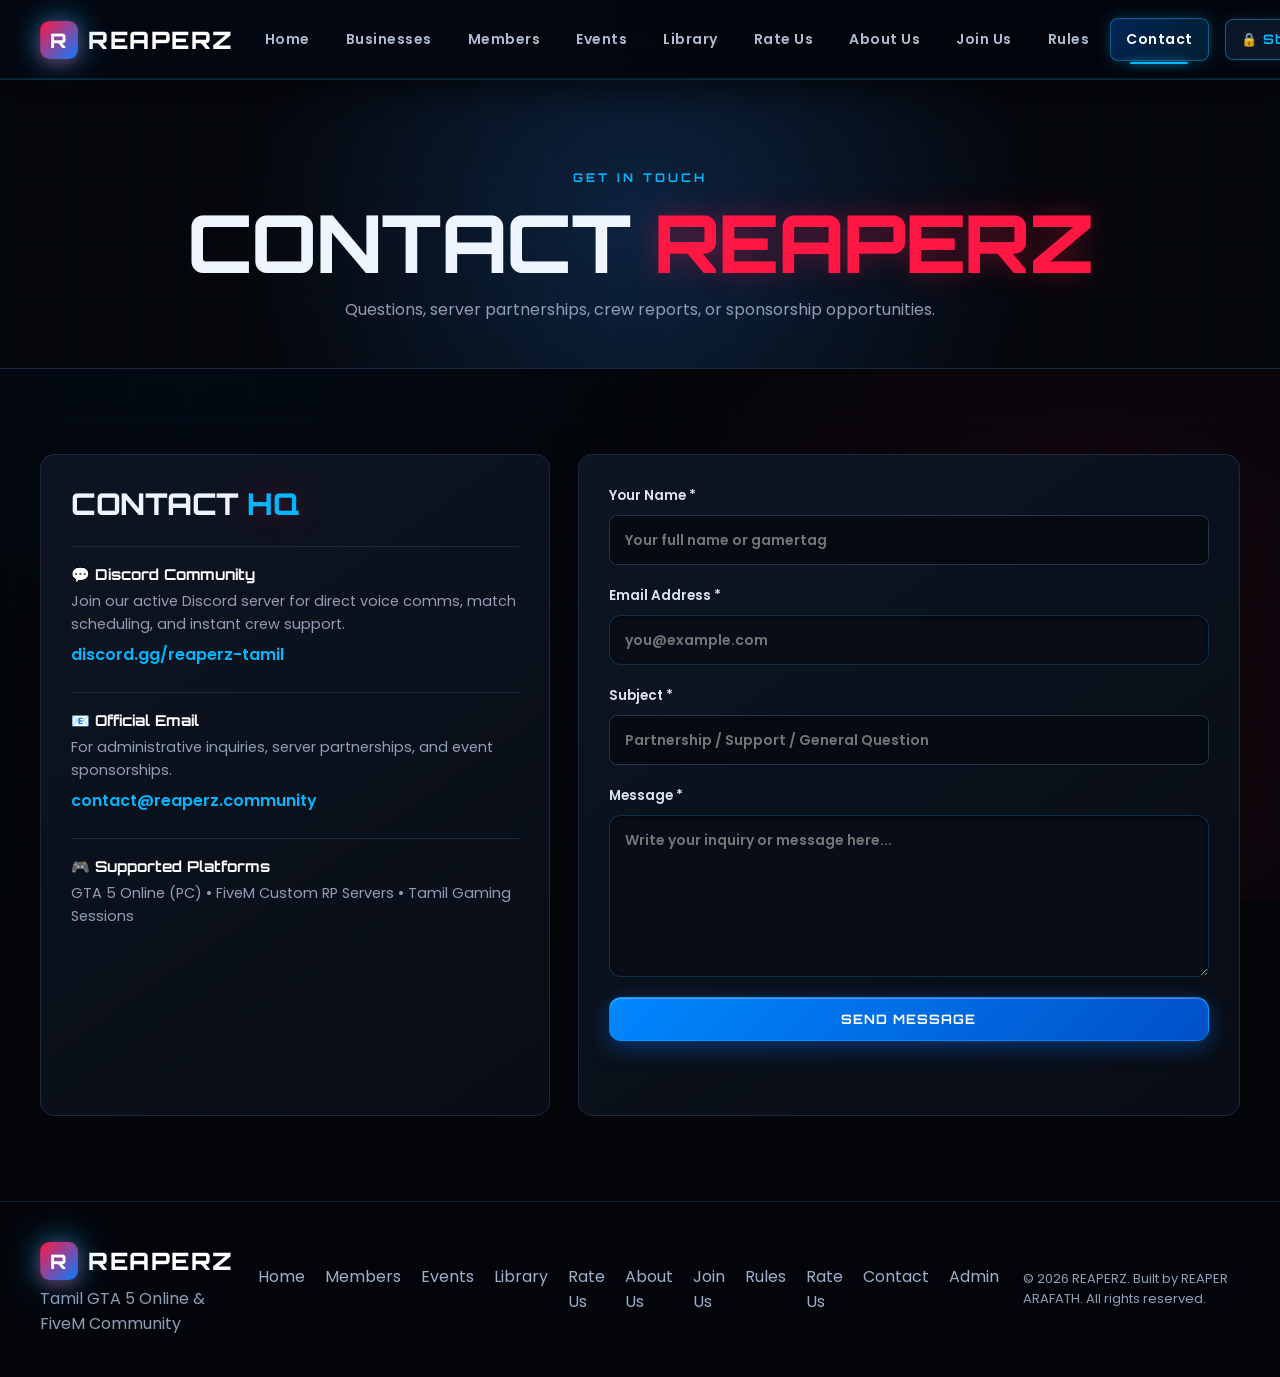
<file: contact.html>
<!DOCTYPE html>
<html lang="en">
<head>
  <meta charset="UTF-8">
  <meta name="viewport" content="width=device-width, initial-scale=1.0">
  <title>Contact Headquarters | REAPERZ</title>
  <link rel="stylesheet" href="css/style.css?v=20261015-1634-3x4">
  <link rel="preconnect" href="https://fonts.googleapis.com">
  <link rel="preconnect" href="https://fonts.gstatic.com" crossorigin>
  <link href="https://fonts.googleapis.com/css2?family=Orbitron:wght@500;700;800;900&family=Poppins:wght@400;500;600;700&display=swap" rel="stylesheet">
</head>
<body>

  <!-- SITE HEADER -->
  <header class="site-header">
    <a class="logo" href="index.html"><span>R</span> REAPERZ</a>
    <button class="menu-toggle" aria-label="Toggle navigation">☰</button>
    <nav>
      <a href="index.html">Home</a>
      <a href="members.html">Members</a>
      <a href="events.html">Events</a>
      <a href="library.html">Library</a>
      <a href="rate.html">Rate Us</a>
      <a href="about.html">About Us</a>
      <a href="join.html">Join Us</a>
      <a href="rules.html">Rules</a>
      <a class="active" href="contact.html">Contact</a>
      <a class="nav-admin-link" href="admin.html">Staff Portal</a>
    </nav>
  </header>

  <main class="page">
    <section class="page-title">
      <p class="eyebrow">GET IN TOUCH</p>
      <h1>CONTACT <span>REAPERZ</span></h1>
      <p>Questions, server partnerships, crew reports, or sponsorship opportunities.</p>
    </section>

    <section class="section contact-layout">
      <!-- CONTACT DETAILS -->
      <div class="contact-info">
        <h2>CONTACT <span>HQ</span></h2>
        
        <div class="contact-item">
          <b>💬 Discord Community</b>
          <p>Join our active Discord server for direct voice comms, match scheduling, and instant crew support.</p>
          <a href="#" class="fake-link">discord.gg/reaperz-tamil</a>
        </div>

        <div class="contact-item">
          <b>📧 Official Email</b>
          <p>For administrative inquiries, server partnerships, and event sponsorships.</p>
          <a href="mailto:contact@reaperz.community" class="fake-link">contact@reaperz.community</a>
        </div>

        <div class="contact-item">
          <b>🎮 Supported Platforms</b>
          <p>GTA 5 Online (PC) • FiveM Custom RP Servers • Tamil Gaming Sessions</p>
        </div>
      </div>

      <!-- CONTACT FORM -->
      <form id="contactForm" class="form-card">
        <label>
          Your Name *
          <input name="name" required placeholder="Your full name or gamertag">
        </label>
        
        <label>
          Email Address *
          <input name="email" type="email" required placeholder="you@example.com">
        </label>

        <label>
          Subject *
          <input name="subject" required placeholder="Partnership / Support / General Question">
        </label>

        <label>
          Message *
          <textarea name="message" rows="6" required placeholder="Write your inquiry or message here..."></textarea>
        </label>

        <button class="btn btn-primary" type="submit">SEND MESSAGE</button>
        <p id="contactMessage" class="form-message"></p>
      </form>
    </section>
  </main>

  <!-- FOOTER -->
  <footer>
    <div>
      <a class="logo" href="index.html"><span>R</span> REAPERZ</a>
      <p>Tamil GTA 5 Online &amp; FiveM Community</p>
    </div>
    <div class="footer-links">
      <a href="index.html">Home</a>
      <a href="members.html">Members</a>
      <a href="events.html">Events</a>
      <a href="library.html">Library</a>
      <a href="rate.html">Rate Us</a>
      <a href="about.html">About Us</a>
      <a href="join.html">Join Us</a>
      <a href="rules.html">Rules</a>
      <a href="rate.html">Rate Us</a>
      <a href="contact.html">Contact</a>
      <a href="admin.html">Admin</a>
    </div>
    <p class="copyright">© 2026 REAPERZ. Built by REAPER ARAFATH. All rights reserved.</p>
  </footer>

  <script src="js/store.js"></script>
  <script src="js/main.js?v=20261015-1634"></script>
  <script src="js/forms.js"></script>
</body>
</html>
</file>
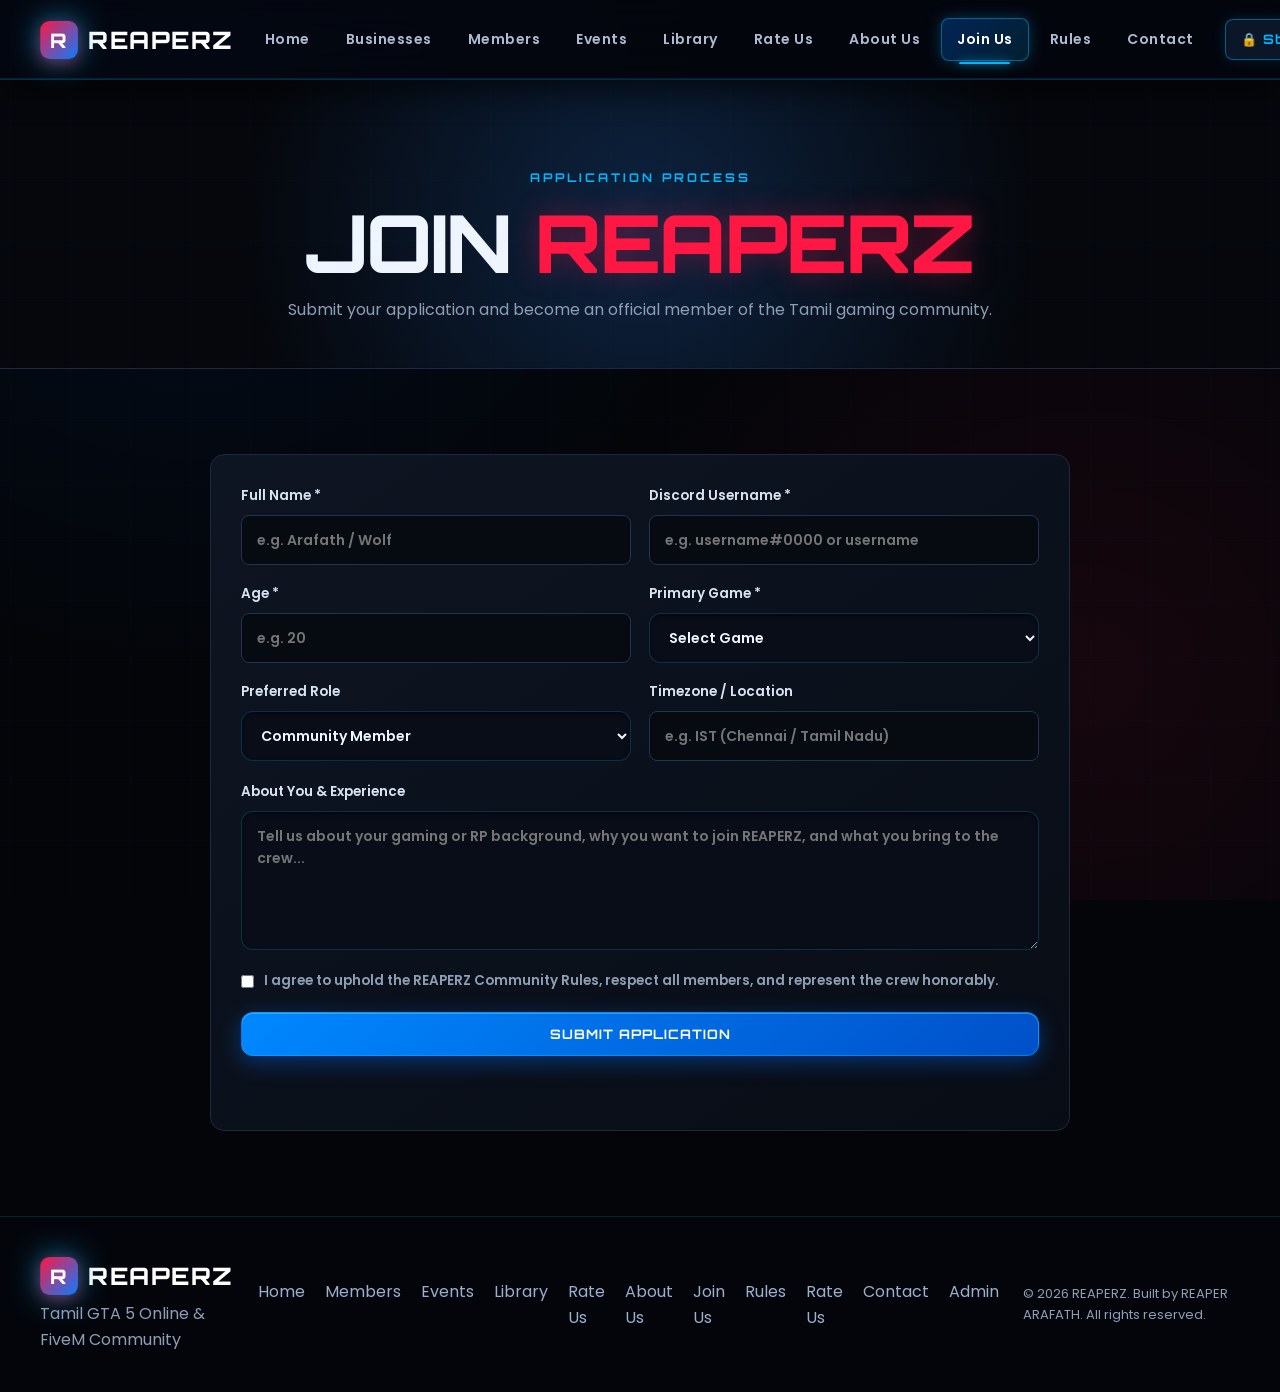
<file: join.html>
<!DOCTYPE html>
<html lang="en">
<head>
  <meta charset="UTF-8">
  <meta name="viewport" content="width=device-width, initial-scale=1.0">
  <title>Join REAPERZ | Application Form</title>
  <link rel="stylesheet" href="css/style.css?v=20261015-1634-3x4">
  <link rel="preconnect" href="https://fonts.googleapis.com">
  <link rel="preconnect" href="https://fonts.gstatic.com" crossorigin>
  <link href="https://fonts.googleapis.com/css2?family=Orbitron:wght@500;700;800;900&family=Poppins:wght@400;500;600;700&display=swap" rel="stylesheet">
</head>
<body>

  <!-- SITE HEADER -->
  <header class="site-header">
    <a class="logo" href="index.html"><span>R</span> REAPERZ</a>
    <button class="menu-toggle" aria-label="Toggle navigation">☰</button>
    <nav>
      <a href="index.html">Home</a>
      <a href="members.html">Members</a>
      <a href="events.html">Events</a>
      <a href="library.html">Library</a>
      <a href="rate.html">Rate Us</a>
      <a href="about.html">About Us</a>
      <a class="active" href="join.html">Join Us</a>
      <a href="rules.html">Rules</a>
      <a href="contact.html">Contact</a>
      <a class="nav-admin-link" href="admin.html">Staff Portal</a>
    </nav>
  </header>

  <main class="page">
    <section class="page-title">
      <p class="eyebrow">APPLICATION PROCESS</p>
      <h1>JOIN <span>REAPERZ</span></h1>
      <p>Submit your application and become an official member of the Tamil gaming community.</p>
    </section>

    <section class="section form-section">
      <form id="joinForm" class="form-card">
        <div class="form-grid">
          <label>
            Full Name *
            <input name="name" required placeholder="e.g. Arafath / Wolf">
          </label>
          <label>
            Discord Username *
            <input name="discord" required placeholder="e.g. username#0000 or username">
          </label>
          <label>
            Age *
            <input name="age" type="number" min="13" max="80" required placeholder="e.g. 20">
          </label>
          <label>
            Primary Game *
            <select name="game" required>
              <option value="">Select Game</option>
              <option value="FiveM">FiveM Roleplay</option>
              <option value="GTA 5 Online">GTA 5 Online</option>
              <option value="Both">Both (GTA 5 Online &amp; FiveM)</option>
            </select>
          </label>
          <label>
            Preferred Role
            <select name="role">
              <option value="Member">Community Member</option>
              <option value="Police RP">Police / Law Enforcement RP</option>
              <option value="EMS RP">EMS / Medical RP</option>
              <option value="Mechanic RP">Mechanic RP</option>
              <option value="Gang RP">Gang / Syndicate RP</option>
              <option value="Streamer">Content Creator / Streamer</option>
            </select>
          </label>
          <label>
            Timezone / Location
            <input name="timezone" placeholder="e.g. IST (Chennai / Tamil Nadu)">
          </label>
        </div>

        <label>
          About You &amp; Experience
          <textarea name="about" rows="5" placeholder="Tell us about your gaming or RP background, why you want to join REAPERZ, and what you bring to the crew..."></textarea>
        </label>

        <label class="check">
          <input type="checkbox" required>
          I agree to uphold the REAPERZ Community Rules, respect all members, and represent the crew honorably.
        </label>

        <button class="btn btn-primary" type="submit">SUBMIT APPLICATION</button>
        <p id="joinMessage" class="form-message"></p>
      </form>
    </section>
  </main>

  <!-- FOOTER -->
  <footer>
    <div>
      <a class="logo" href="index.html"><span>R</span> REAPERZ</a>
      <p>Tamil GTA 5 Online &amp; FiveM Community</p>
    </div>
    <div class="footer-links">
      <a href="index.html">Home</a>
      <a href="members.html">Members</a>
      <a href="events.html">Events</a>
      <a href="library.html">Library</a>
      <a href="rate.html">Rate Us</a>
      <a href="about.html">About Us</a>
      <a href="join.html">Join Us</a>
      <a href="rules.html">Rules</a>
      <a href="rate.html">Rate Us</a>
      <a href="contact.html">Contact</a>
      <a href="admin.html">Admin</a>
    </div>
    <p class="copyright">© 2026 REAPERZ. Built by REAPER ARAFATH. All rights reserved.</p>
  </footer>

  <script src="js/store.js"></script>
  <script src="js/main.js?v=20261015-1634"></script>
  <script src="js/forms.js"></script>
</body>
</html>
</file>
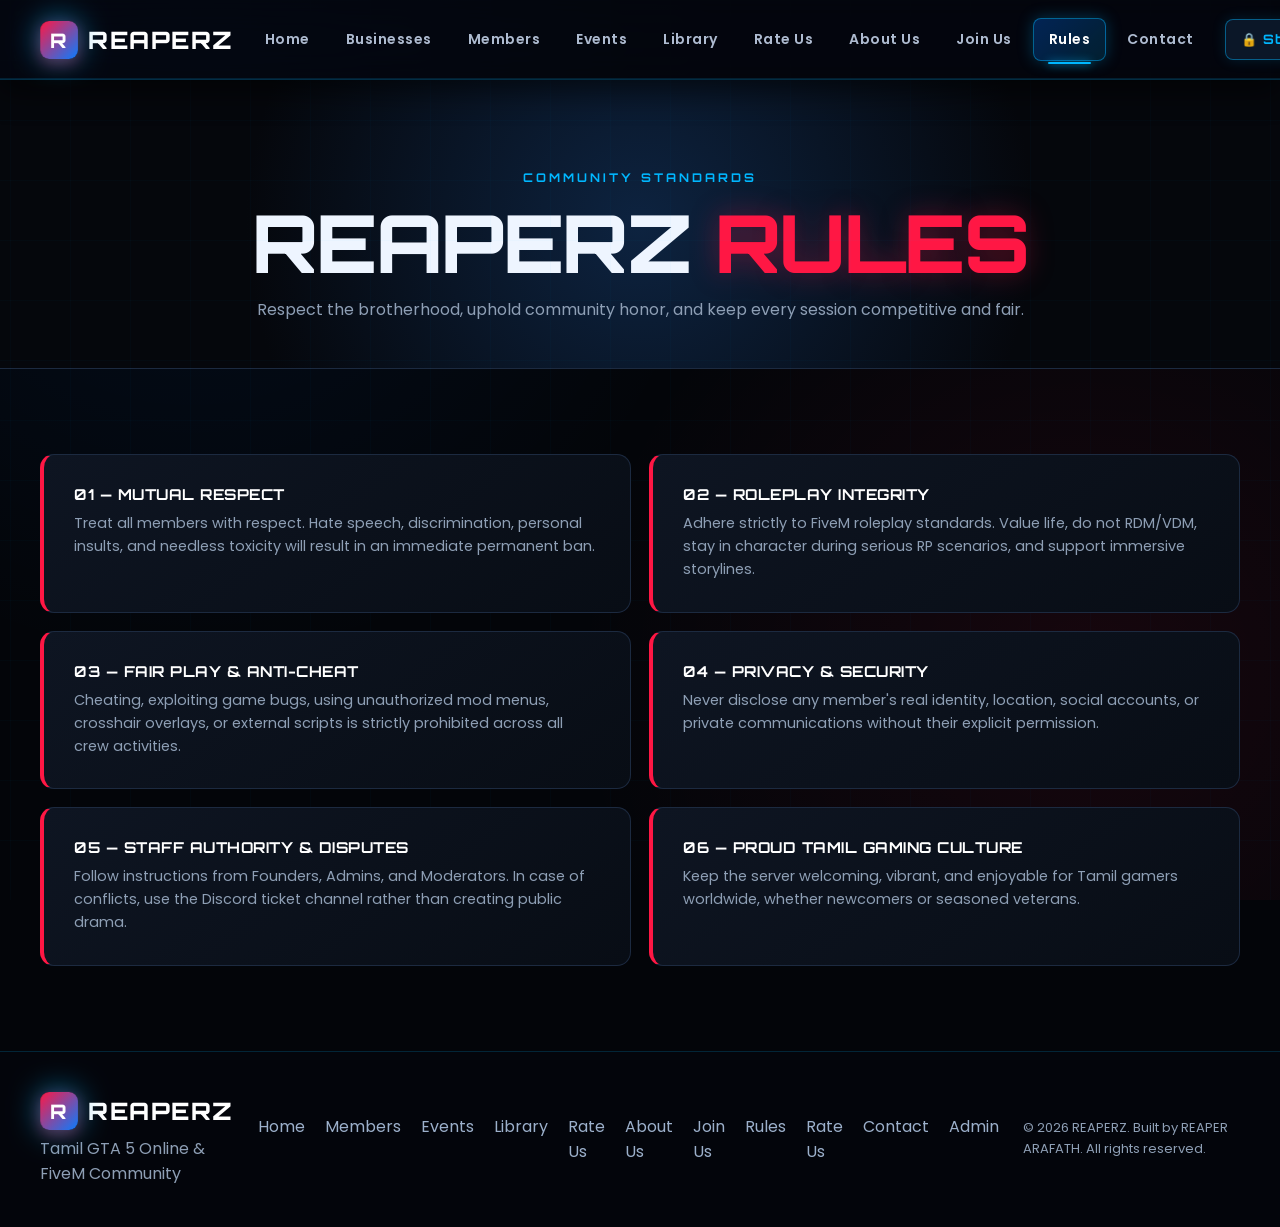
<file: rules.html>
<!DOCTYPE html>
<html lang="en">
<head>
  <meta charset="UTF-8">
  <meta name="viewport" content="width=device-width, initial-scale=1.0">
  <title>Community Code of Conduct | REAPERZ</title>
  <link rel="stylesheet" href="css/style.css?v=20261015-1634-3x4">
  <link rel="preconnect" href="https://fonts.googleapis.com">
  <link rel="preconnect" href="https://fonts.gstatic.com" crossorigin>
  <link href="https://fonts.googleapis.com/css2?family=Orbitron:wght@500;700;800;900&family=Poppins:wght@400;500;600;700&display=swap" rel="stylesheet">
</head>
<body>

  <!-- SITE HEADER -->
  <header class="site-header">
    <a class="logo" href="index.html"><span>R</span> REAPERZ</a>
    <button class="menu-toggle" aria-label="Toggle navigation">☰</button>
    <nav>
      <a href="index.html">Home</a>
      <a href="members.html">Members</a>
      <a href="events.html">Events</a>
      <a href="library.html">Library</a>
      <a href="rate.html">Rate Us</a>
      <a href="about.html">About Us</a>
      <a href="join.html">Join Us</a>
      <a class="active" href="rules.html">Rules</a>
      <a href="contact.html">Contact</a>
      <a class="nav-admin-link" href="admin.html">Staff Portal</a>
    </nav>
  </header>

  <main class="page">
    <section class="page-title">
      <p class="eyebrow">COMMUNITY STANDARDS</p>
      <h1>REAPERZ <span>RULES</span></h1>
      <p>Respect the brotherhood, uphold community honor, and keep every session competitive and fair.</p>
    </section>

    <section class="section">
      <div class="rules">
        <div class="rule">
          <b>01 — MUTUAL RESPECT</b>
          <p>Treat all members with respect. Hate speech, discrimination, personal insults, and needless toxicity will result in an immediate permanent ban.</p>
        </div>

        <div class="rule">
          <b>02 — ROLEPLAY INTEGRITY</b>
          <p>Adhere strictly to FiveM roleplay standards. Value life, do not RDM/VDM, stay in character during serious RP scenarios, and support immersive storylines.</p>
        </div>

        <div class="rule">
          <b>03 — FAIR PLAY &amp; ANTI-CHEAT</b>
          <p>Cheating, exploiting game bugs, using unauthorized mod menus, crosshair overlays, or external scripts is strictly prohibited across all crew activities.</p>
        </div>

        <div class="rule">
          <b>04 — PRIVACY &amp; SECURITY</b>
          <p>Never disclose any member's real identity, location, social accounts, or private communications without their explicit permission.</p>
        </div>

        <div class="rule">
          <b>05 — STAFF AUTHORITY &amp; DISPUTES</b>
          <p>Follow instructions from Founders, Admins, and Moderators. In case of conflicts, use the Discord ticket channel rather than creating public drama.</p>
        </div>

        <div class="rule">
          <b>06 — PROUD TAMIL GAMING CULTURE</b>
          <p>Keep the server welcoming, vibrant, and enjoyable for Tamil gamers worldwide, whether newcomers or seasoned veterans.</p>
        </div>
      </div>
    </section>
  </main>

  <!-- FOOTER -->
  <footer>
    <div>
      <a class="logo" href="index.html"><span>R</span> REAPERZ</a>
      <p>Tamil GTA 5 Online &amp; FiveM Community</p>
    </div>
    <div class="footer-links">
      <a href="index.html">Home</a>
      <a href="members.html">Members</a>
      <a href="events.html">Events</a>
      <a href="library.html">Library</a>
      <a href="rate.html">Rate Us</a>
      <a href="about.html">About Us</a>
      <a href="join.html">Join Us</a>
      <a href="rules.html">Rules</a>
      <a href="rate.html">Rate Us</a>
      <a href="contact.html">Contact</a>
      <a href="admin.html">Admin</a>
    </div>
    <p class="copyright">© 2026 REAPERZ. Built by REAPER ARAFATH. All rights reserved.</p>
  </footer>

  <script src="js/store.js"></script>
  <script src="js/main.js?v=20261015-1634"></script>
</body>
</html>
</file>
<file: css/style.css>
@import url('modern-3d.css');
@import url('business.css');

/* ==========================================================================
   REAPERZ COMMUNITY - GTA 5 ONLINE & FIVEM TAMIL GAMING UI
   Core Styling & Design System
   ========================================================================== */

:root {
  --blue: #0a7cff;
  --blue2: #00b7ff;
  --blue-glow: rgba(0, 183, 255, 0.35);
  --red: #ff1744;
  --red-glow: rgba(255, 23, 68, 0.4);
  --gold: #ffb703;
  --green: #29e07f;
  
  --bg: #05070c;
  --bg-darker: #020306;
  --panel: #0b1019;
  --panel-card: #0e1522;
  --panel2: #121a2a;
  
  --text: #eef5ff;
  --muted: #8e9fb5;
  --line: #1c2a40;
  --max: 1200px;
}

* {
  box-sizing: border-box;
  margin: 0;
  padding: 0;
}

html {
  scroll-behavior: smooth;
}

body {
  font-family: 'Poppins', -apple-system, BlinkMacSystemFont, 'Segoe UI', Roboto, sans-serif;
  background-color: var(--bg);
  color: var(--text);
  line-height: 1.6;
  overflow-x: hidden;
}

a {
  text-decoration: none;
  color: inherit;
  transition: all 0.2s ease;
}

/* ==========================================================================
   HEADER & NAVIGATION
   ========================================================================== */

.site-header {
  position: sticky;
  top: 0;
  z-index: 1000;
  height: 80px;
  background: rgba(5, 7, 12, 0.94);
  backdrop-filter: blur(18px);
  -webkit-backdrop-filter: blur(18px);
  border-bottom: 1px solid rgba(0, 183, 255, 0.16);
  display: flex;
  align-items: center;
  justify-content: space-between;
  padding: 0 max(24px, calc((100% - var(--max)) / 2));
  gap: 16px;
}

.logo {
  font: 800 24px 'Orbitron', sans-serif;
  letter-spacing: 1.5px;
  display: flex;
  align-items: center;
  flex-shrink: 0;
  color: #fff;
  text-decoration: none;
}

.logo span {
  display: inline-grid;
  place-items: center;
  width: 38px;
  height: 38px;
  margin-right: 10px;
  border-radius: 9px;
  background: linear-gradient(135deg, var(--red), var(--blue));
  box-shadow: 0 0 25px rgba(0, 110, 255, 0.5);
  font-size: 20px;
  color: #fff;
}

nav#primaryNav {
  display: flex;
  align-items: center;
  gap: 6px;
  margin-left: auto;
  flex-wrap: nowrap;
}

nav#primaryNav a {
  padding: 9px 15px;
  border-radius: 8px;
  color: #aebbd0;
  font-weight: 600;
  font-size: 14px;
  letter-spacing: 0.5px;
  transition: all 0.22s ease;
  white-space: nowrap;
  text-decoration: none;
  position: relative;
  display: inline-flex;
  align-items: center;
  gap: 6px;
}

nav#primaryNav a:hover {
  color: #fff;
  background: rgba(0, 183, 255, 0.12);
  box-shadow: 0 0 14px rgba(0, 183, 255, 0.2);
  transform: translateY(-1px);
}

nav#primaryNav a.active {
  color: #fff;
  background: linear-gradient(135deg, rgba(0, 110, 255, 0.3), rgba(0, 183, 255, 0.15));
  border: 1px solid rgba(0, 183, 255, 0.45);
  box-shadow: 0 0 16px rgba(0, 183, 255, 0.28);
}

nav#primaryNav a.active::after {
  content: "";
  position: absolute;
  bottom: -4px;
  left: 20%;
  right: 20%;
  height: 2px;
  background: var(--blue2);
  border-radius: 2px;
  box-shadow: 0 0 8px var(--blue2);
}

.nav-admin-link {
  margin-left: 10px;
  background: rgba(14, 28, 48, 0.8) !important;
  border: 1px solid rgba(0, 183, 255, 0.45) !important;
  color: var(--blue2) !important;
  font-family: 'Orbitron', sans-serif !important;
  font-size: 13px !important;
  font-weight: 700 !important;
  box-shadow: 0 0 14px rgba(0, 183, 255, 0.15);
}

.nav-admin-link:hover {
  background: linear-gradient(135deg, var(--blue), #0094d4) !important;
  color: #fff !important;
  border-color: var(--blue2) !important;
  box-shadow: 0 0 20px rgba(0, 183, 255, 0.6) !important;
  transform: translateY(-1px);
}

.nav-close-btn,
.nav-overlay {
  display: none;
}

.menu-toggle {
  display: none;
  background: #0d1726;
  color: #fff;
  border: 1px solid rgba(0, 183, 255, 0.3);
  font-size: 24px;
  cursor: pointer;
  padding: 8px 12px;
  border-radius: 8px;
  line-height: 1;
  transition: all 0.2s ease;
}

.menu-toggle:hover {
  border-color: var(--blue2);
  box-shadow: 0 0 15px rgba(0, 183, 255, 0.35);
}

body.scroll-locked {
  overflow: hidden !important;
  touch-action: none;
}

/* ==========================================================================
   HERO SECTION
   ========================================================================== */

.hero {
  min-height: 740px;
  display: grid;
  align-items: center;
  position: relative;
  overflow: hidden;
  background: radial-gradient(circle at 75% 35%, rgba(224, 0, 63, 0.18), transparent 30%),
              radial-gradient(circle at 30% 30%, rgba(0, 110, 255, 0.18), transparent 35%),
              linear-gradient(135deg, #05070c 0%, #080d16 60%, #0d0710 100%);
}

.hero-bg-overlay {
  position: absolute;
  inset: 0;
  background-image: url('../assets/images/hero-bg.jpg');
  background-size: cover;
  background-position: center;
  opacity: 0.22;
  filter: contrast(120%) saturate(120%);
  pointer-events: none;
}

.hero::after {
  content: "";
  position: absolute;
  inset: 0;
  background: linear-gradient(90deg, #05070c 0%, rgba(5, 7, 12, 0.85) 45%, rgba(5, 7, 12, 0.4) 100%);
  pointer-events: none;
}

.hero-content {
  position: relative;
  z-index: 2;
  width: min(var(--max), calc(100% - 48px));
  margin: auto;
  padding: 60px 0;
}

.eyebrow {
  font: 700 12px 'Orbitron', sans-serif;
  letter-spacing: 3px;
  color: var(--blue2);
  margin-bottom: 14px;
  text-transform: uppercase;
}

.hero h1,
.page-title h1 {
  font: 800 clamp(40px, 6.5vw, 80px)/1.08 'Orbitron', sans-serif;
  letter-spacing: -1.5px;
}

.hero h1 span,
.page-title h1 span,
h2 span {
  color: var(--red);
  text-shadow: 0 0 28px rgba(255, 23, 68, 0.35);
}

.hero-text {
  max-width: 660px;
  color: #b5c2d5;
  margin: 24px 0 32px;
  font-size: 17px;
  line-height: 1.7;
}

.hero-buttons {
  display: flex;
  gap: 14px;
  flex-wrap: wrap;
}

.btn {
  display: inline-flex;
  align-items: center;
  justify-content: center;
  border: 1px solid transparent;
  border-radius: 8px;
  padding: 13px 24px;
  font: 700 13px 'Orbitron', sans-serif;
  letter-spacing: 0.6px;
  cursor: pointer;
  transition: all 0.25s ease;
  text-transform: uppercase;
}

.btn-primary {
  background: linear-gradient(90deg, var(--blue), #0052bd);
  color: #fff;
  box-shadow: 0 8px 24px rgba(0, 110, 255, 0.35);
}

.btn-primary:hover {
  transform: translateY(-2px);
  box-shadow: 0 12px 30px rgba(0, 110, 255, 0.55);
}

.btn-danger {
  background: linear-gradient(90deg, var(--red), #b30026);
  color: #fff;
  box-shadow: 0 8px 24px rgba(255, 23, 68, 0.35);
}

.btn-danger:hover {
  transform: translateY(-2px);
  box-shadow: 0 12px 30px rgba(255, 23, 68, 0.55);
}

.btn-outline {
  border-color: #314866;
  color: #dce9f9;
  background: rgba(16, 27, 43, 0.5);
}

.btn-outline:hover {
  border-color: var(--blue2);
  color: #fff;
  transform: translateY(-2px);
}

.stats {
  display: flex;
  gap: 48px;
  margin-top: 56px;
  border-top: 1px solid rgba(28, 42, 64, 0.7);
  padding-top: 32px;
}

.stats strong {
  display: block;
  font: 800 32px 'Orbitron', sans-serif;
  color: #fff;
}

.stats small {
  color: var(--muted);
  font-size: 13px;
  text-transform: uppercase;
  letter-spacing: 1px;
}

/* ==========================================================================
   SECTIONS & GRIDS
   ========================================================================== */

.section {
  width: min(var(--max), calc(100% - 48px));
  margin: auto;
  padding: 85px 0;
}

.section-heading {
  margin-bottom: 40px;
  text-align: left;
}

.section h2 {
  font: 800 clamp(28px, 4vw, 44px) 'Orbitron', sans-serif;
  letter-spacing: -0.5px;
}

.section h2 span {
  color: var(--blue2);
}

.cards {
  display: grid;
  grid-template-columns: repeat(3, 1fr);
  gap: 22px;
}

.card,
.form-card,
.contact-info,
.rule {
  background: linear-gradient(145deg, #0e1522, #080d15);
  border: 1px solid var(--line);
  border-radius: 14px;
  padding: 30px;
  position: relative;
  transition: all 0.25s ease;
}

.card:hover {
  border-color: #1a74d4;
  transform: translateY(-4px);
  box-shadow: 0 12px 30px rgba(0, 110, 255, 0.15);
}

.icon {
  font-size: 38px;
  margin-bottom: 16px;
}

.card h3 {
  font: 700 18px 'Orbitron', sans-serif;
  margin-bottom: 10px;
  color: #fff;
}

.card p,
.dark-panel p,
.contact-item p,
.rule p {
  color: var(--muted);
  font-size: 14.5px;
}

/* ==========================================================================
   COMMUNITY HIGHLIGHTS GALLERY
   ========================================================================== */

.gallery-grid {
  display: grid;
  grid-template-columns: repeat(3, 1fr);
  gap: 18px;
  margin-top: 24px;
}

.gallery-item {
  position: relative;
  border-radius: 12px;
  overflow: hidden;
  height: 240px;
  border: 1px solid var(--line);
  background: #080d15;
}

.gallery-item img {
  width: 100%;
  height: 100%;
  object-fit: cover;
  transition: transform 0.4s ease;
  display: block;
}

.gallery-item:hover img {
  transform: scale(1.06);
}

.gallery-caption {
  position: absolute;
  inset: auto 0 0 0;
  padding: 35px 16px 14px;
  background: linear-gradient(to top, rgba(5, 7, 12, 0.95), transparent);
  font: 700 12px 'Orbitron', sans-serif;
  color: #d8e5f8;
  letter-spacing: 0.5px;
}

/* ==========================================================================
   DARK PANEL
   ========================================================================== */

.dark-panel {
  max-width: none;
  width: 100%;
  padding-left: max(24px, calc((100% - var(--max)) / 2));
  padding-right: max(24px, calc((100% - var(--max)) / 2));
  background: linear-gradient(90deg, #09111d 0%, #0c0710 100%);
  border-top: 1px solid var(--line);
  border-bottom: 1px solid var(--line);
  display: grid;
  grid-template-columns: 1fr 1fr;
  gap: 60px;
  align-items: center;
}

.dark-panel .btn {
  margin-top: 28px;
}

.feature-list {
  display: grid;
  gap: 14px;
  color: #cbd8ea;
}

.feature-list div {
  padding: 16px 20px;
  border-left: 3px solid var(--red);
  background: rgba(255, 255, 255, 0.03);
  border-radius: 0 8px 8px 0;
  font-weight: 500;
}

/* ==========================================================================
   PAGES COMMON & HERO
   ========================================================================== */

.page {
  min-height: calc(100vh - 180px);
}

.page-title {
  padding: 90px 24px 45px;
  text-align: center;
  background: radial-gradient(circle, #0d2340 0%, #05070c 60%);
  border-bottom: 1px solid var(--line);
}

.page-title p:last-child {
  color: var(--muted);
  margin-top: 12px;
  font-size: 16px;
}

/* ==========================================================================
   MEMBERS DIRECTORY
   ========================================================================== */

.toolbar {
  display: flex;
  gap: 14px;
  margin-bottom: 30px;
}

.toolbar input,
.toolbar select {
  background: #0c121d;
  color: #fff;
  border: 1px solid var(--line);
  padding: 13px 16px;
  border-radius: 8px;
  outline: none;
  font-size: 14px;
  transition: border-color 0.2s ease;
}

.toolbar input {
  flex: 1;
}

.toolbar input:focus,
.toolbar select:focus {
  border-color: var(--blue2);
  box-shadow: 0 0 10px rgba(0, 183, 255, 0.2);
}

.members-grid {
  display: grid;
  grid-template-columns: repeat(4, 1fr);
  gap: 20px;
}

.member {
  background: #0b1019;
  border: 1px solid var(--line);
  border-radius: 12px;
  padding: 24px 20px;
  text-align: center;
  position: relative;
  transition: all 0.25s ease;
}

.member:hover {
  border-color: #1a74d4;
  transform: translateY(-4px);
  box-shadow: 0 10px 25px rgba(0, 110, 255, 0.15);
}

.avatar {
  width: 76px;
  height: 76px;
  margin: 0 auto 14px;
  border-radius: 50%;
  display: grid;
  place-items: center;
  background: linear-gradient(135deg, var(--blue), var(--red));
  font: 800 28px 'Orbitron', sans-serif;
  color: #fff;
  overflow: hidden;
  box-shadow: 0 4px 16px rgba(0, 0, 0, 0.4);
}

.avatar img {
  width: 100%;
  height: 100%;
  object-fit: cover;
}

.member-avatar-fallback {
  width: 100%;
  height: 100%;
  display: grid;
  place-items: center;
  font: 800 28px 'Orbitron', sans-serif;
  color: #fff;
}

.member h3 {
  font: 700 16px 'Orbitron', sans-serif;
  margin-bottom: 4px;
  color: #fff;
}

.member small {
  color: var(--muted);
  font-size: 12.5px;
  display: block;
}

.member-discord {
  color: #8da2be;
  font-size: 12px;
  margin-top: 8px;
  background: rgba(18, 38, 63, 0.4);
  padding: 3px 8px;
  border-radius: 4px;
  display: inline-block;
}

.member-status {
  color: var(--muted);
  font-size: 12px;
  margin-top: 10px;
  display: flex;
  justify-content: center;
  align-items: center;
  gap: 7px;
}

.status-dot {
  width: 8px;
  height: 8px;
  border-radius: 50%;
  display: inline-block;
  background: #666;
}

.status-dot.online {
  background: var(--green);
  box-shadow: 0 0 10px rgba(41, 224, 127, 0.8);
}

.status-dot.offline {
  background: #556274;
}

.role {
  display: inline-block;
  margin-top: 12px;
  font: 700 11px 'Orbitron', sans-serif;
  letter-spacing: 0.5px;
  padding: 4px 12px;
  border-radius: 20px;
  background: #12263f;
  color: #7fc2ff;
  border: 1px solid rgba(127, 194, 255, 0.2);
}

.role.founder {
  background: rgba(255, 23, 68, 0.15);
  color: #ff5277;
  border-color: rgba(255, 23, 68, 0.35);
  box-shadow: 0 0 12px rgba(255, 23, 68, 0.2);
}

.role.admin {
  background: rgba(179, 0, 255, 0.15);
  color: #c77dff;
  border-color: rgba(179, 0, 255, 0.35);
}

.role.moderator {
  background: rgba(0, 183, 255, 0.15);
  color: #56ccf2;
  border-color: rgba(0, 183, 255, 0.35);
}

.no-members {
  grid-column: 1 / -1;
  color: var(--muted);
  text-align: center;
  padding: 50px 20px;
  background: #0b1019;
  border: 1px dashed var(--line);
  border-radius: 12px;
  font-size: 15px;
}

/* ==========================================================================
   FORMS (JOIN US & CONTACT)
   ========================================================================== */

.form-section {
  max-width: 860px;
}

.form-card {
  display: grid;
  gap: 20px;
}

.form-grid {
  display: grid;
  grid-template-columns: 1fr 1fr;
  gap: 18px;
}

label {
  display: grid;
  gap: 8px;
  color: #d9e4f3;
  font-weight: 600;
  font-size: 13.5px;
}

input,
select,
textarea {
  font: inherit;
  background: #060a11;
  border: 1px solid #22334b;
  color: #eef5ff;
  border-radius: 8px;
  padding: 13px 15px;
  outline: none;
  font-size: 14px;
  transition: all 0.2s ease;
}

input:focus,
select:focus,
textarea:focus {
  border-color: var(--blue2);
  box-shadow: 0 0 12px rgba(0, 183, 255, 0.25);
  background: #090f19;
}

textarea {
  resize: vertical;
}

.check {
  display: flex;
  align-items: center;
  gap: 10px;
  color: var(--muted);
  font-size: 13.5px;
  cursor: pointer;
}

.check input {
  width: auto;
  cursor: pointer;
}

.form-message {
  min-height: 24px;
  font-weight: 600;
  font-size: 14px;
  padding: 4px 0;
}

.form-message.success {
  color: #29e07f;
}

.form-message.error {
  color: #ff4d6d;
}

/* ==========================================================================
   CONTACT LAYOUT
   ========================================================================== */

.contact-layout {
  display: grid;
  grid-template-columns: 1fr 1.3fr;
  gap: 28px;
}

.contact-info {
  display: grid;
  gap: 24px;
  align-content: start;
}

.contact-info h2 {
  font: 800 30px 'Orbitron', sans-serif;
}

.contact-item {
  border-top: 1px solid var(--line);
  padding-top: 18px;
}

.contact-item b {
  font: 700 15px 'Orbitron', sans-serif;
  color: #fff;
  display: block;
  margin-bottom: 6px;
}

.fake-link {
  color: var(--blue2);
  font-weight: 600;
  display: inline-block;
  margin-top: 6px;
}

.fake-link:hover {
  text-decoration: underline;
}

/* ==========================================================================
   RULES
   ========================================================================== */

.rules {
  display: grid;
  grid-template-columns: 1fr 1fr;
  gap: 18px;
}

.rule {
  border-left: 4px solid var(--red);
}

.rule b {
  font: 700 15px 'Orbitron', sans-serif;
  color: #fff;
  display: block;
  margin-bottom: 8px;
  letter-spacing: 0.5px;
}

/* ==========================================================================
   FOOTER
   ========================================================================== */

footer {
  border-top: 1px solid var(--line);
  padding: 40px max(24px, calc((100% - var(--max)) / 2));
  display: flex;
  align-items: center;
  justify-content: space-between;
  gap: 24px;
  color: var(--muted);
  background: var(--bg-darker);
}

footer .logo {
  color: #fff;
  margin-bottom: 6px;
}

.footer-links {
  display: flex;
  gap: 20px;
}

.footer-links a {
  color: #9cb0cb;
}

.footer-links a:hover {
  color: #fff;
}

.copyright {
  font-size: 13px;
}

/* ==========================================================================
   MEDIA QUERIES / RESPONSIVENESS
   ========================================================================== */

@media (max-width: 992px) {
  .cards,
  .members-grid,
  .gallery-grid {
    grid-template-columns: repeat(2, 1fr);
  }

  .dark-panel,
  .contact-layout {
    grid-template-columns: 1fr;
    gap: 40px;
  }

@media (max-width: 992px) {
  .site-header {
    height: 72px;
  }

  .menu-toggle {
    display: flex;
    align-items: center;
    justify-content: center;
  }

  nav#primaryNav {
    position: fixed;
    top: 0;
    right: -340px;
    width: 300px;
    max-width: 85vw;
    height: 100vh;
    height: 100dvh;
    background: #080d16;
    border-left: 1px solid rgba(0, 183, 255, 0.25);
    box-shadow: -15px 0 50px rgba(0, 0, 0, 0.9);
    padding: 76px 20px 30px;
    flex-direction: column;
    align-items: stretch;
    gap: 8px;
    z-index: 1002;
    transition: right 0.32s cubic-bezier(0.16, 1, 0.3, 1);
    overflow-y: auto;
    -webkit-overflow-scrolling: touch;
  }

  nav#primaryNav.open {
    right: 0;
  }

  .nav-close-btn {
    display: grid;
    place-items: center;
    position: absolute;
    top: 18px;
    right: 18px;
    background: #101929;
    border: 1px solid #233754;
    color: #fff;
    width: 38px;
    height: 38px;
    border-radius: 50%;
    font-size: 18px;
    cursor: pointer;
    transition: all 0.2s ease;
  }

  .nav-close-btn:hover {
    background: var(--red);
    border-color: var(--red);
    transform: rotate(90deg);
  }

  nav#primaryNav a {
    width: 100%;
    padding: 13px 18px;
    font-size: 15px;
    border-radius: 8px;
    text-align: left;
    min-height: 48px;
    display: flex;
    align-items: center;
    background: rgba(14, 23, 37, 0.5);
    border: 1px solid rgba(255, 255, 255, 0.04);
  }

  nav#primaryNav a.active {
    background: linear-gradient(135deg, rgba(0, 110, 255, 0.35), rgba(0, 183, 255, 0.2));
    border-color: var(--blue2);
  }

  nav#primaryNav a.active::after {
    display: none;
  }

  .nav-admin-link {
    margin-left: 0 !important;
    margin-top: 10px;
    justify-content: center;
    background: #0f243e !important;
  }

  .nav-overlay {
    display: none;
    position: fixed;
    inset: 0;
    background: rgba(2, 4, 8, 0.78);
    backdrop-filter: blur(5px);
    -webkit-backdrop-filter: blur(5px);
    z-index: 1001;
    opacity: 0;
    transition: opacity 0.3s ease;
  }

  .nav-overlay.active {
    display: block;
    opacity: 1;
  }
}

@media (max-width: 768px) {

  .hero {
    min-height: 620px;
  }

  .hero-content {
    width: calc(100% - 32px);
  }

  .hero h1 {
    font-size: 38px;
  }

  .section {
    width: calc(100% - 32px);
    padding: 60px 0;
  }

  .cards,
  .members-grid,
  .rules,
  .form-grid,
  .gallery-grid {
    grid-template-columns: 1fr;
  }

  .toolbar {
    flex-direction: column;
  }

  .page-title {
    padding: 70px 16px 32px;
  }

  .page-title h1 {
    font-size: 34px;
  }

  footer {
    flex-direction: column;
    align-items: flex-start;
  }

  .footer-links {
    flex-wrap: wrap;
  }

  .stats {
    flex-direction: column;
    gap: 20px;
    margin-top: 36px;
  }
}

/* ==========================================================================
   ABOUT US PAGE STYLES
   ========================================================================== */

.about-intro-grid {
  display: grid;
  grid-template-columns: 1.2fr 0.8fr;
  gap: 36px;
  align-items: center;
  margin-bottom: 50px;
}

.about-intro-text h2 {
  font: 800 clamp(26px, 3.5vw, 38px) 'Orbitron', sans-serif;
  margin-bottom: 18px;
  line-height: 1.2;
}

.about-intro-text p {
  color: #c4d3e8;
  font-size: 15.5px;
  line-height: 1.8;
  margin-bottom: 16px;
}

.about-badge-card {
  background: linear-gradient(145deg, #0d1726, #070c14);
  border: 1px solid #1f3552;
  border-radius: 16px;
  padding: 32px;
  position: relative;
  box-shadow: 0 12px 36px rgba(0, 0, 0, 0.4);
}

.about-badge-card::before {
  content: "";
  position: absolute;
  top: 0;
  left: 30px;
  right: 30px;
  height: 2px;
  background: linear-gradient(90deg, var(--red), var(--blue));
}

.badge-card-header {
  display: flex;
  align-items: center;
  gap: 16px;
  margin-bottom: 22px;
}

.badge-icon {
  width: 54px;
  height: 54px;
  border-radius: 12px;
  background: linear-gradient(135deg, var(--red), var(--blue));
  display: grid;
  place-items: center;
  font: 900 24px 'Orbitron', sans-serif;
  color: #fff;
  box-shadow: 0 0 20px rgba(0, 183, 255, 0.4);
}

.badge-title strong {
  display: block;
  font: 700 18px 'Orbitron', sans-serif;
  color: #fff;
}

.badge-title span {
  font-size: 13px;
  color: var(--blue2);
}

.badge-stats-list {
  display: grid;
  gap: 14px;
}

.badge-stat-row {
  display: flex;
  justify-content: space-between;
  align-items: center;
  padding: 10px 14px;
  background: rgba(255, 255, 255, 0.02);
  border-radius: 8px;
  border-left: 3px solid var(--blue2);
}

.badge-stat-row span {
  font-size: 13.5px;
  color: var(--muted);
}

.badge-stat-row strong {
  font: 700 14px 'Orbitron', sans-serif;
  color: #fff;
}

/* Core Pillars */
.pillars-grid {
  display: grid;
  grid-template-columns: repeat(4, 1fr);
  gap: 20px;
  margin-top: 24px;
}

.pillar-card {
  background: linear-gradient(145deg, #0b121f, #070c14);
  border: 1px solid var(--line);
  border-radius: 14px;
  padding: 26px 22px;
  transition: all 0.25s ease;
  position: relative;
}

.pillar-card:hover {
  border-color: var(--blue2);
  transform: translateY(-4px);
  box-shadow: 0 10px 25px rgba(0, 183, 255, 0.15);
}

.pillar-card .pillar-icon {
  font-size: 32px;
  margin-bottom: 14px;
  display: inline-block;
}

.pillar-card h3 {
  font: 700 16px 'Orbitron', sans-serif;
  color: #fff;
  margin-bottom: 10px;
}

.pillar-card p {
  color: var(--muted);
  font-size: 13.5px;
  line-height: 1.6;
}

/* Divisions Grid */
.divisions-grid {
  display: grid;
  grid-template-columns: repeat(2, 1fr);
  gap: 24px;
  margin-top: 26px;
}

.division-card {
  background: #090e17;
  border: 1px solid #1a283e;
  border-radius: 14px;
  padding: 28px;
  transition: all 0.25s ease;
  display: flex;
  gap: 22px;
}

.division-card:hover {
  border-color: var(--red);
  transform: translateY(-3px);
  box-shadow: 0 12px 28px rgba(255, 23, 68, 0.15);
}

.division-icon {
  font-size: 40px;
  flex-shrink: 0;
  width: 60px;
  height: 60px;
  border-radius: 12px;
  background: rgba(14, 25, 41, 0.8);
  border: 1px solid #233754;
  display: grid;
  place-items: center;
}

.division-info h3 {
  font: 700 18px 'Orbitron', sans-serif;
  color: #fff;
  margin-bottom: 6px;
  display: flex;
  align-items: center;
  gap: 10px;
  flex-wrap: wrap;
}

.division-tag {
  font: 700 10px 'Orbitron', sans-serif;
  padding: 3px 9px;
  border-radius: 20px;
  background: rgba(0, 183, 255, 0.15);
  color: var(--blue2);
  border: 1px solid rgba(0, 183, 255, 0.3);
}

.division-tag.gta {
  background: rgba(255, 23, 68, 0.15);
  color: #ff5277;
  border-color: rgba(255, 23, 68, 0.3);
}

.division-info p {
  color: var(--muted);
  font-size: 14px;
  line-height: 1.6;
  margin-bottom: 12px;
}

.division-bullets {
  list-style: none;
  display: grid;
  gap: 6px;
}

.division-bullets li {
  font-size: 13px;
  color: #a9bed7;
  display: flex;
  align-items: center;
  gap: 8px;
}

.division-bullets li::before {
  content: "▹";
  color: var(--blue2);
  font-weight: 700;
}

/* Leadership Showcase */
.leadership-grid {
  display: grid;
  grid-template-columns: repeat(3, 1fr);
  gap: 22px;
  margin-top: 26px;
}

.leader-card {
  background: linear-gradient(145deg, #0e1625, #080d16);
  border: 1px solid #1a293f;
  border-radius: 14px;
  padding: 26px 20px;
  text-align: center;
  transition: all 0.25s ease;
  position: relative;
}

.leader-card:hover {
  border-color: #2b5585;
  transform: translateY(-4px);
  box-shadow: 0 10px 25px rgba(0, 0, 0, 0.5);
}

.leader-avatar {
  width: 80px;
  height: 80px;
  border-radius: 50%;
  margin: 0 auto 16px;
  background: linear-gradient(135deg, var(--red), var(--blue));
  display: grid;
  place-items: center;
  font: 800 30px 'Orbitron', sans-serif;
  color: #fff;
  box-shadow: 0 0 20px rgba(0, 110, 255, 0.3);
  border: 2px solid #233e63;
}

.leader-card.founder-card .leader-avatar {
  border-color: var(--red);
  box-shadow: 0 0 25px rgba(255, 23, 68, 0.4);
}

.leader-name {
  font: 700 17px 'Orbitron', sans-serif;
  color: #fff;
  margin-bottom: 4px;
}

.leader-quote {
  margin-top: 14px;
  font-style: italic;
  font-size: 13px;
  color: #8da4c2;
  line-height: 1.5;
  padding-top: 12px;
  border-top: 1px dashed rgba(35, 62, 99, 0.7);
}

/* Founder Banner Spotlight */
.founder-banner {
  background: linear-gradient(135deg, rgba(255, 23, 68, 0.1), rgba(0, 183, 255, 0.08)), #090e17;
  border: 1px solid rgba(255, 23, 68, 0.3);
  border-radius: 16px;
  padding: 36px 32px;
  margin: 45px 0;
  display: grid;
  grid-template-columns: auto 1fr;
  gap: 28px;
  align-items: center;
}

.founder-crest {
  width: 90px;
  height: 90px;
  border-radius: 18px;
  background: linear-gradient(135deg, var(--red), #800018);
  display: grid;
  place-items: center;
  font: 900 38px 'Orbitron', sans-serif;
  color: #fff;
  box-shadow: 0 0 30px rgba(255, 23, 68, 0.5);
  border: 2px solid rgba(255, 255, 255, 0.2);
}

.founder-banner-content h3 {
  font: 800 22px 'Orbitron', sans-serif;
  color: #fff;
  margin-bottom: 8px;
}

.founder-banner-content p {
  color: #cbd8ea;
  font-size: 15px;
  line-height: 1.7;
}

/* ==========================================================================
   RATE US PAGE STYLES
   ========================================================================== */

.rate-summary-grid {
  display: grid;
  grid-template-columns: 1fr 1.3fr;
  gap: 28px;
  margin-bottom: 45px;
}

.score-overview-card {
  background: linear-gradient(145deg, #0d1624, #080d16);
  border: 1px solid var(--line);
  border-radius: 16px;
  padding: 34px;
  text-align: center;
  position: relative;
  display: flex;
  flex-direction: column;
  justify-content: center;
}

.score-big {
  font: 900 64px 'Orbitron', sans-serif;
  color: #fff;
  line-height: 1;
  margin-bottom: 8px;
  background: linear-gradient(180deg, #fff, var(--gold));
  -webkit-background-clip: text;
  -webkit-text-fill-color: transparent;
}

.score-stars-big {
  font-size: 26px;
  color: var(--gold);
  letter-spacing: 4px;
  margin-bottom: 12px;
  text-shadow: 0 0 16px rgba(255, 183, 3, 0.4);
}

.score-subtitle {
  color: var(--muted);
  font-size: 14px;
}

.score-breakdown-card {
  background: linear-gradient(145deg, #0d1624, #080d16);
  border: 1px solid var(--line);
  border-radius: 16px;
  padding: 30px;
  display: flex;
  flex-direction: column;
  justify-content: center;
  gap: 12px;
}

.rating-bar-row {
  display: flex;
  align-items: center;
  gap: 14px;
  font-size: 13.5px;
}

.rating-bar-label {
  width: 50px;
  font: 700 12px 'Orbitron', sans-serif;
  color: #cbd8ea;
  display: flex;
  align-items: center;
  gap: 4px;
}

.rating-bar-track {
  flex: 1;
  height: 10px;
  background: #121c2c;
  border-radius: 6px;
  overflow: hidden;
  position: relative;
}

.rating-bar-fill {
  height: 100%;
  border-radius: 6px;
  background: linear-gradient(90deg, var(--gold), #ff8800);
  transition: width 0.5s ease;
}

.rating-bar-count {
  width: 35px;
  text-align: right;
  color: var(--muted);
  font-size: 12.5px;
  font-weight: 600;
}

/* Category Quick Highlights */
.category-scores-grid {
  display: grid;
  grid-template-columns: repeat(4, 1fr);
  gap: 16px;
  margin-top: 20px;
}

.category-score-chip {
  background: #090e18;
  border: 1px solid #1c2b42;
  border-radius: 10px;
  padding: 14px 16px;
  display: flex;
  align-items: center;
  justify-content: space-between;
}

.category-score-chip span {
  font-size: 12.5px;
  color: #9ab0cb;
}

.category-score-chip strong {
  font: 700 14px 'Orbitron', sans-serif;
  color: var(--gold);
}

/* Interactive Star Rating Selector */
.star-rating-picker {
  display: flex;
  align-items: center;
  gap: 8px;
  margin: 6px 0 10px;
}

.star-picker-btn {
  background: none;
  border: none;
  font-size: 32px;
  color: #31445e;
  cursor: pointer;
  transition: transform 0.15s ease, color 0.15s ease;
  line-height: 1;
  padding: 2px;
}

.star-picker-btn:hover,
.star-picker-btn.active,
.star-picker-btn.hovered {
  color: var(--gold);
  transform: scale(1.15);
  text-shadow: 0 0 12px rgba(255, 183, 3, 0.6);
}

.star-rating-hint {
  font: 700 13px 'Orbitron', sans-serif;
  color: var(--blue2);
  margin-left: 10px;
}

/* Rate Page Layout */
.rate-layout {
  display: grid;
  grid-template-columns: 1.2fr 0.8fr;
  gap: 28px;
  align-items: start;
}

/* Filter pills */
.review-filter-bar {
  display: flex;
  align-items: center;
  gap: 10px;
  margin-bottom: 24px;
  flex-wrap: wrap;
}

.filter-btn {
  background: #0b121e;
  border: 1px solid #1c2a40;
  color: #9cb0cb;
  font: 600 12.5px 'Orbitron', sans-serif;
  padding: 8px 16px;
  border-radius: 20px;
  cursor: pointer;
  transition: all 0.2s ease;
}

.filter-btn:hover,
.filter-btn.active {
  background: #112747;
  border-color: var(--blue2);
  color: #fff;
  box-shadow: 0 0 12px rgba(0, 183, 255, 0.2);
}

/* Reviews Feed Grid */
.reviews-grid {
  display: grid;
  grid-template-columns: repeat(2, 1fr);
  gap: 20px;
}

.review-card {
  background: linear-gradient(145deg, #0d1523, #070c14);
  border: 1px solid var(--line);
  border-radius: 14px;
  padding: 24px;
  display: flex;
  flex-direction: column;
  justify-content: space-between;
  gap: 16px;
  transition: all 0.25s ease;
  position: relative;
}

.review-card:hover {
  border-color: #224269;
  transform: translateY(-3px);
  box-shadow: 0 10px 24px rgba(0, 0, 0, 0.4);
}

.review-header {
  display: flex;
  align-items: center;
  justify-content: space-between;
  gap: 12px;
}

.reviewer-meta {
  display: flex;
  align-items: center;
  gap: 12px;
}

.reviewer-avatar {
  width: 44px;
  height: 44px;
  border-radius: 50%;
  background: linear-gradient(135deg, var(--blue), var(--red));
  display: grid;
  place-items: center;
  font: 800 16px 'Orbitron', sans-serif;
  color: #fff;
  flex-shrink: 0;
}

.reviewer-info strong {
  font: 700 14px 'Orbitron', sans-serif;
  color: #fff;
  display: block;
}

.reviewer-info span {
  font-size: 12px;
  color: var(--muted);
}

.review-stars {
  font-size: 16px;
  color: var(--gold);
  letter-spacing: 2px;
  text-shadow: 0 0 10px rgba(255, 183, 3, 0.4);
}

.review-badges-row {
  display: flex;
  align-items: center;
  gap: 8px;
  flex-wrap: wrap;
}

.category-tag {
  font: 700 11px 'Orbitron', sans-serif;
  padding: 3px 10px;
  border-radius: 12px;
  background: rgba(0, 183, 255, 0.12);
  color: var(--blue2);
  border: 1px solid rgba(0, 183, 255, 0.25);
}

.verified-tag {
  font-size: 11px;
  font-weight: 600;
  color: var(--green);
  display: flex;
  align-items: center;
  gap: 4px;
}

.review-title {
  font: 700 16px 'Orbitron', sans-serif;
  color: #fff;
  margin-bottom: 6px;
}

.review-comment {
  color: #b7c8df;
  font-size: 14px;
  line-height: 1.6;
}

.review-footer {
  display: flex;
  align-items: center;
  justify-content: space-between;
  border-top: 1px solid #162438;
  padding-top: 14px;
  margin-top: auto;
}

.review-date {
  font-size: 12px;
  color: var(--muted);
}

.helpful-btn {
  background: rgba(18, 32, 51, 0.8);
  border: 1px solid #253d5f;
  color: #9cb5d6;
  padding: 6px 12px;
  border-radius: 6px;
  font-size: 12px;
  font-weight: 600;
  cursor: pointer;
  transition: all 0.2s ease;
  display: inline-flex;
  align-items: center;
  gap: 6px;
}

.helpful-btn:hover {
  background: #1b3558;
  color: #fff;
  border-color: var(--blue2);
}

.helpful-btn.voted {
  background: rgba(41, 224, 127, 0.15);
  border-color: var(--green);
  color: var(--green);
  cursor: default;
}

.empty-reviews {
  grid-column: 1 / -1;
  text-align: center;
  padding: 50px 20px;
  background: #080d16;
  border: 1px dashed var(--line);
  border-radius: 14px;
  color: var(--muted);
}

/* ==========================================================================
   RESPONSIVE ADJUSTMENTS FOR NEW PAGES
   ========================================================================== */

@media (max-width: 992px) {
  .about-intro-grid,
  .rate-summary-grid,
  .rate-layout,
  .founder-banner {
    grid-template-columns: 1fr;
  }

  .pillars-grid {
    grid-template-columns: repeat(2, 1fr);
  }

  .divisions-grid {
    grid-template-columns: 1fr;
  }

  .leadership-grid {
    grid-template-columns: repeat(2, 1fr);
  }

  .category-scores-grid {
    grid-template-columns: repeat(2, 1fr);
  }

  .reviews-grid {
    grid-template-columns: 1fr;
  }
}

@media (max-width: 768px) {
  .pillars-grid,
  .leadership-grid,
  .category-scores-grid {
    grid-template-columns: 1fr;
  }

  .division-card {
    flex-direction: column;
  }

  .founder-banner {
    padding: 24px;
    gap: 16px;
  }

  .founder-crest {
    width: 64px;
    height: 64px;
    font-size: 28px;
  }

  .score-big {
    font-size: 48px;
  }
}

/* ==========================================================================
   MEDIA LIBRARY PAGE & LIGHTBOX STYLES
   ========================================================================== */

.library-toolbar {
  display: flex;
  flex-direction: column;
  gap: 18px;
  margin-bottom: 34px;
}

.library-search-box {
  width: 100%;
}

.library-search-box input {
  width: 100%;
  background: #090e18;
  border: 1px solid var(--line);
  color: #fff;
  padding: 14px 18px;
  border-radius: 10px;
  font-size: 14.5px;
  outline: none;
  transition: all 0.2s ease;
}

.library-search-box input:focus {
  border-color: var(--blue2);
  box-shadow: 0 0 14px rgba(0, 183, 255, 0.25);
}

.library-filter-pills {
  display: flex;
  align-items: center;
  gap: 10px;
  flex-wrap: wrap;
}

.library-stats-count {
  font-size: 13px;
  color: #8da3c0;
  font-weight: 500;
}

.library-grid {
  display: grid;
  grid-template-columns: repeat(3, 1fr);
  gap: 24px;
}

.library-card {
  background: linear-gradient(145deg, #0d1522, #070c14);
  border: 1px solid var(--line);
  border-radius: 14px;
  overflow: hidden;
  cursor: default;
  transition: all 0.25s ease;
  display: flex;
  flex-direction: column;
}

.library-card:hover {
  border-color: var(--blue2);
  transform: translateY(-5px);
  box-shadow: 0 14px 32px rgba(0, 183, 255, 0.2);
}

.library-card-img-wrap {
  height: 220px;
  position: relative;
  overflow: hidden;
  background: #05070c;
}

.library-card-img-wrap img {
  width: 100%;
  height: 100%;
  object-fit: cover;
  transition: transform 0.4s ease;
  display: block;
}

.library-card:hover .library-card-img-wrap img {
  transform: scale(1.08);
}

.library-card-tag {
  position: absolute;
  top: 12px;
  left: 12px;
  background: rgba(5, 7, 12, 0.88);
  border: 1px solid rgba(0, 183, 255, 0.35);
  color: var(--blue2);
  font: 700 11px 'Orbitron', sans-serif;
  padding: 4px 10px;
  border-radius: 20px;
  backdrop-filter: blur(8px);
}

.library-card-body {
  padding: 20px;
  display: flex;
  flex-direction: column;
  flex: 1;
}

.library-card-title {
  font: 700 16px 'Orbitron', sans-serif;
  color: #fff;
  margin-bottom: 8px;
  line-height: 1.3;
}

.library-card-desc {
  color: var(--muted);
  font-size: 13px;
  line-height: 1.5;
  margin-bottom: 16px;
  display: -webkit-box;
  -webkit-line-clamp: 2;
  -webkit-box-orient: vertical;
  overflow: hidden;
  flex: 1;
}

.library-card-footer {
  display: flex;
  align-items: center;
  justify-content: space-between;
  border-top: 1px solid rgba(255, 255, 255, 0.05);
  padding-top: 12px;
  font-size: 12px;
  color: #7d93b0;
}

/* ==========================================================================
   DISCORD STATUSES (ONLINE, IDLE, DND, OFFLINE)
   ========================================================================== */

.status-dot.online {
  background: var(--green);
  box-shadow: 0 0 10px rgba(41, 224, 127, 0.8);
}

.status-dot.idle {
  background: var(--gold);
  box-shadow: 0 0 10px rgba(255, 183, 3, 0.8);
}

.status-dot.dnd,
.status-dot.do-not-disturb {
  background: var(--red);
  box-shadow: 0 0 10px rgba(255, 23, 68, 0.8);
}

.status-dot.offline {
  background: #556274;
  box-shadow: none;
}

.member-discord-chip {
  display: inline-flex;
  align-items: center;
  gap: 6px;
  background: rgba(18, 38, 63, 0.45);
  border: 1px solid rgba(41, 74, 116, 0.5);
  padding: 4px 10px;
  border-radius: 6px;
  font-size: 12px;
  color: #9eb5d5;
  margin-top: 8px;
}

.member-discord-chip svg {
  width: 14px;
  height: 14px;
  fill: #5865f2;
}

@media (max-width: 992px) {
  .library-grid {
    grid-template-columns: repeat(2, 1fr);
  }
}

@media (max-width: 768px) {
  .library-grid {
    grid-template-columns: 1fr;
  }
}

/* ==========================================================================
   EVENTS PAGE STYLES
   ========================================================================== */

.events-filter-bar {
  display: flex;
  gap: 12px;
  margin-bottom: 36px;
  flex-wrap: wrap;
}

.events-filter-bar .filter-btn {
  background: #090e18;
  border: 1px solid var(--line);
  color: #a0b2cc;
  padding: 10px 20px;
  border-radius: 8px;
  font: 700 13px 'Orbitron', sans-serif;
  cursor: pointer;
  transition: all 0.22s ease;
}

.events-filter-bar .filter-btn:hover {
  border-color: var(--blue2);
  color: #fff;
  background: rgba(0, 183, 255, 0.1);
}

.events-filter-bar .filter-btn.active {
  background: linear-gradient(135deg, var(--red), var(--blue));
  color: #fff;
  border-color: transparent;
  box-shadow: 0 0 18px rgba(0, 183, 255, 0.4);
}

.events-section-header {
  margin-bottom: 24px;
}

.events-section-header h2 {
  font: 800 24px 'Orbitron', sans-serif;
  color: #fff;
  margin-bottom: 6px;
}

.events-section-header h2 span {
  color: var(--blue2);
}

.events-section-header p {
  color: var(--muted);
  font-size: 14px;
}

.events-grid {
  display: grid;
  grid-template-columns: repeat(3, 1fr);
  gap: 24px;
}

.event-card {
  background: linear-gradient(145deg, #0d1522, #070c14);
  border: 1px solid var(--line);
  border-radius: 14px;
  overflow: hidden;
  display: flex;
  flex-direction: column;
  transition: all 0.25s ease;
  box-shadow: 0 8px 24px rgba(0, 0, 0, 0.4);
}

.event-card:hover {
  border-color: var(--blue2);
  transform: translateY(-5px);
  box-shadow: 0 16px 36px rgba(0, 183, 255, 0.22);
}

.event-card.is-past-card {
  opacity: 0.88;
  border-color: rgba(255, 255, 255, 0.08);
}

.event-card.is-past-card:hover {
  opacity: 1;
  border-color: rgba(255, 255, 255, 0.25);
}

.event-image-wrap {
  position: relative;
  height: 200px;
  background: #04060a;
  overflow: hidden;
}

.event-image-wrap img {
  width: 100%;
  height: 100%;
  object-fit: cover;
  transition: transform 0.4s ease;
  display: block;
}

.event-card:hover .event-image-wrap img {
  transform: scale(1.06);
}

.event-badge {
  position: absolute;
  top: 12px;
  left: 12px;
  padding: 5px 12px;
  border-radius: 20px;
  font: 800 11px 'Orbitron', sans-serif;
  letter-spacing: 0.5px;
  backdrop-filter: blur(8px);
  text-transform: uppercase;
}

.event-badge.status-upcoming {
  background: rgba(0, 183, 255, 0.85);
  color: #05070c;
  box-shadow: 0 0 12px rgba(0, 183, 255, 0.6);
}

.event-badge.status-live {
  background: rgba(255, 23, 68, 0.9);
  color: #fff;
  box-shadow: 0 0 14px rgba(255, 23, 68, 0.8);
  animation: pulseLive 1.6s infinite;
}

@keyframes pulseLive {
  0%, 100% { opacity: 1; transform: scale(1); }
  50% { opacity: 0.8; transform: scale(1.05); }
}

.event-badge.status-past {
  background: rgba(45, 59, 80, 0.85);
  color: #b0c4de;
  border: 1px solid rgba(255, 255, 255, 0.1);
}

.event-body {
  padding: 20px;
  display: flex;
  flex-direction: column;
  flex: 1;
}

.event-meta-bar {
  display: flex;
  gap: 14px;
  flex-wrap: wrap;
  font-size: 12.5px;
  color: var(--blue2);
  font-weight: 600;
  margin-bottom: 12px;
}

.event-title {
  font: 700 18px/1.3 'Orbitron', sans-serif;
  color: #fff;
  margin-bottom: 12px;
}

.event-location,
.event-organizer {
  font-size: 13px;
  color: #9cb5d6;
  margin-bottom: 6px;
}

.event-location strong,
.event-organizer strong {
  color: #cbdbee;
}

.event-desc {
  color: var(--muted);
  font-size: 13.5px;
  line-height: 1.55;
  margin: 12px 0 18px;
  flex: 1;
  display: -webkit-box;
  -webkit-line-clamp: 3;
  -webkit-box-orient: vertical;
  overflow: hidden;
}

.event-actions {
  margin-top: auto;
}

.event-join-btn {
  width: 100%;
  justify-content: center;
  font-size: 13px;
  padding: 11px 16px;
}

.no-events {
  grid-column: 1 / -1;
  text-align: center;
  padding: 50px 20px;
  background: #080d16;
  border: 1px dashed var(--line);
  border-radius: 12px;
  color: var(--muted);
  font-size: 14px;
}

@media (max-width: 1100px) {
  .events-grid {
    grid-template-columns: repeat(2, 1fr);
  }
}

@media (max-width: 680px) {
  .events-grid {
    grid-template-columns: 1fr;
  }
}

/* ==========================================================================
   MEMBERS PAGE CARD / GRID REBUILD (RESPONSIVE 4 / 3 / 2 / 1)
   ========================================================================== */

.members-grid {
  display: grid;
  grid-template-columns: repeat(4, 1fr);
  gap: 22px;
}

@media (max-width: 1200px) {
  .members-grid {
    grid-template-columns: repeat(3, 1fr);
  }
}

@media (max-width: 900px) {
  .members-grid {
    grid-template-columns: repeat(2, 1fr);
  }
}

@media (max-width: 600px) {
  .members-grid {
    grid-template-columns: 1fr;
  }
}

.member-card {
  background: linear-gradient(145deg, #0c1420, #060b13);
  border: 1px solid var(--line);
  border-radius: 14px;
  padding: 24px 20px;
  display: flex;
  flex-direction: column;
  align-items: center;
  text-align: center;
  position: relative;
  transition: all 0.25s ease;
  box-shadow: 0 6px 20px rgba(0, 0, 0, 0.4);
}

.member-card:hover {
  border-color: var(--blue2);
  transform: translateY(-5px);
  box-shadow: 0 16px 36px rgba(0, 183, 255, 0.22);
}

.member-card-avatar {
  width: 90px;
  height: 90px;
  border-radius: 50%;
  overflow: hidden;
  background: #05080e;
  border: 3px solid #16263b;
  margin-bottom: 14px;
  box-shadow: 0 4px 16px rgba(0, 0, 0, 0.5);
  display: grid;
  place-items: center;
  position: relative;
  flex-shrink: 0;
}

.member-card:hover .member-card-avatar {
  border-color: var(--blue2);
  box-shadow: 0 0 20px rgba(0, 183, 255, 0.4);
}

.member-card-avatar img {
  width: 100%;
  height: 100%;
  object-fit: cover;
  display: block;
}

.member-card-fallback {
  width: 100%;
  height: 100%;
  display: grid;
  place-items: center;
  font: 800 30px 'Orbitron', sans-serif;
  color: #fff;
  background: linear-gradient(135deg, #102138, #0a1320);
}

.member-card-name {
  font: 700 17px 'Orbitron', sans-serif;
  color: #fff;
  margin-bottom: 4px;
  line-height: 1.25;
}

.member-card-discord {
  font-size: 12.5px;
  color: #8da3c0;
  margin-bottom: 12px;
  display: inline-flex;
  align-items: center;
  gap: 4px;
  background: rgba(18, 38, 63, 0.45);
  border: 1px solid rgba(41, 74, 116, 0.45);
  padding: 3px 10px;
  border-radius: 6px;
}

.member-card-badges {
  display: flex;
  gap: 6px;
  flex-wrap: wrap;
  justify-content: center;
  margin-bottom: 12px;
}

.member-card-role {
  font: 700 11px 'Orbitron', sans-serif;
  padding: 4px 10px;
  border-radius: 20px;
  letter-spacing: 0.5px;
}

.member-card-dept {
  font-size: 11px;
  padding: 4px 10px;
  border-radius: 20px;
  background: rgba(255, 255, 255, 0.06);
  border: 1px solid rgba(255, 255, 255, 0.12);
  color: #aebfd6;
  font-weight: 500;
}

.member-card-status {
  font-size: 12.5px;
  font-weight: 600;
  margin-bottom: 12px;
  display: flex;
  align-items: center;
  justify-content: center;
  gap: 7px;
}

.member-card-status.online { color: var(--green); }
.member-card-status.idle { color: var(--gold); }
.member-card-status.dnd { color: var(--red); }
.member-card-status.offline { color: #6b7d96; }

.member-card-details {
  font-size: 12.5px;
  color: var(--muted);
  line-height: 1.45;
  margin-top: auto;
  border-top: 1px solid rgba(255, 255, 255, 0.05);
  padding-top: 10px;
  width: 100%;
}

.member-card-id {
  position: absolute;
  top: 12px;
  right: 12px;
  font-size: 11px;
  color: #556a84;
  font-family: monospace;
}

/* ==========================================================================
   HOME PAGE: JOIN DISCORD CTA & GAMING PLATFORMS
   ========================================================================== */

.join-discord-banner {
  background: radial-gradient(circle at 50% 50%, rgba(88, 101, 242, 0.22), transparent 70%),
              linear-gradient(135deg, #090e1a 0%, #0d1527 50%, #060912 100%);
  border: 1px solid rgba(88, 101, 242, 0.4);
  border-radius: 18px;
  padding: 50px 30px;
  text-align: center;
  margin: 50px auto;
  max-width: 900px;
  box-shadow: 0 16px 40px rgba(0, 0, 0, 0.5), 0 0 30px rgba(88, 101, 242, 0.2);
  position: relative;
  overflow: hidden;
}

.join-discord-banner h2 {
  font: 900 clamp(24px, 4.5vw, 42px) 'Orbitron', sans-serif;
  color: #fff;
  letter-spacing: 1px;
  margin-bottom: 12px;
}

.join-discord-banner p {
  color: #b0c5e4;
  font-size: clamp(14px, 2vw, 17px);
  max-width: 600px;
  margin: 0 auto 28px;
  line-height: 1.6;
}

.join-discord-btn {
  display: inline-flex;
  align-items: center;
  gap: 12px;
  background: #5865f2;
  color: #fff !important;
  font: 800 15px 'Orbitron', sans-serif;
  padding: 16px 36px;
  border-radius: 12px;
  box-shadow: 0 8px 24px rgba(88, 101, 242, 0.45);
  transition: all 0.25s ease;
  text-decoration: none;
  letter-spacing: 1px;
}

.join-discord-btn:hover {
  background: #4752c4;
  transform: translateY(-2px) scale(1.03);
  box-shadow: 0 14px 34px rgba(88, 101, 242, 0.6);
}

.join-discord-btn svg {
  width: 24px;
  height: 24px;
  fill: #fff;
}

/* GAMING PLATFORMS */
.platforms-grid {
  display: grid;
  grid-template-columns: repeat(2, 1fr);
  gap: 28px;
  margin-top: 24px;
}

@media (max-width: 800px) {
  .platforms-grid {
    grid-template-columns: 1fr;
  }
}

.platform-card {
  background: linear-gradient(145deg, #0c1420, #060b13);
  border: 1px solid var(--line);
  border-radius: 16px;
  overflow: hidden;
  display: flex;
  flex-direction: column;
  transition: all 0.25s ease;
}

.platform-card:hover {
  border-color: var(--blue2);
  transform: translateY(-5px);
  box-shadow: 0 16px 36px rgba(0, 183, 255, 0.25);
}

.platform-card-img {
  height: 200px;
  position: relative;
  overflow: hidden;
  background: #04060a;
}

.platform-card-img img {
  width: 100%;
  height: 100%;
  object-fit: cover;
  transition: transform 0.4s ease;
}

.platform-card:hover .platform-card-img img {
  transform: scale(1.08);
}

.platform-badge {
  position: absolute;
  top: 14px;
  left: 14px;
  background: rgba(5, 7, 12, 0.88);
  border: 1px solid rgba(0, 183, 255, 0.4);
  color: var(--blue2);
  font: 800 11px 'Orbitron', sans-serif;
  padding: 5px 12px;
  border-radius: 20px;
}

.platform-body {
  padding: 24px;
  display: flex;
  flex-direction: column;
  flex: 1;
}

.platform-body h3 {
  font: 800 22px 'Orbitron', sans-serif;
  color: #fff;
  margin-bottom: 10px;
}

.platform-body p {
  color: var(--muted);
  font-size: 14px;
  line-height: 1.6;
  margin-bottom: 20px;
  flex: 1;
}

.platform-footer {
  margin-top: auto;
  display: flex;
  justify-content: space-between;
  align-items: center;
}

.platform-status-badge {
  font-size: 12px;
  font-weight: 700;
  color: var(--green);
  display: inline-flex;
  align-items: center;
  gap: 6px;
}

/* HOME PAGE GAMING PLATFORMS */
.gaming-platforms-section {
  padding-top: 20px;
}

.gaming-platform-groups {
  display: grid;
  grid-template-columns: minmax(0, 0.8fr) minmax(0, 1.2fr);
  gap: 24px;
  margin-top: 28px;
}

.gaming-platform-group {
  min-width: 0;
  padding: 24px;
  background: linear-gradient(145deg, #0c1420, #060b13);
  border: 1px solid var(--line);
  border-radius: 14px;
}

.gaming-platform-group > .eyebrow {
  margin-bottom: 4px;
}

.gaming-platform-group > h3 {
  margin-bottom: 18px;
  color: #fff;
  font: 700 19px 'Orbitron', sans-serif;
}

.gaming-platform-list {
  display: grid;
  grid-template-columns: repeat(auto-fit, minmax(min(100%, 190px), 1fr));
  align-items: stretch;
  gap: 18px;
}

.fivem-server-list {
  grid-template-columns: repeat(auto-fit, minmax(min(100%, 190px), 1fr));
}

.gaming-platform-card {
  min-width: 0;
  height: 100%;
  display: flex;
  flex-direction: column;
  overflow: hidden;
  border: 1px solid var(--line);
  border-radius: 12px;
  background: var(--panel);
  box-shadow: 0 8px 25px rgba(0, 0, 0, 0.2);
  transition: border-color 0.18s ease, box-shadow 0.18s ease;
}

.gaming-platform-card:hover {
  border-color: rgba(0, 183, 255, 0.55);
  box-shadow: 0 8px 22px rgba(0, 0, 0, 0.22);
}

.gaming-platform-card-link {
  display: flex;
  flex: 1 1 auto;
  flex-direction: column;
  height: 100%;
}

.gaming-platform-card-link:hover h4 {
  color: var(--blue2);
}

.gaming-platform-image {
  width: 100%;
  aspect-ratio: 3 / 4;
  height: auto;
  flex: 0 0 auto;
  overflow: hidden;
  background: #04060a;
}

.gaming-platform-image img {
  width: 100%;
  height: 100%;
  object-fit: cover;
  display: block;
}

.gaming-platform-card-body {
  display: flex;
  flex: 1 1 auto;
  flex-direction: column;
  padding: 15px 16px;
}

.gaming-platform-status {
  display: inline-block;
  margin-bottom: 5px;
  color: var(--green);
  font-size: 10px;
  font-weight: 700;
  letter-spacing: 0.7px;
  text-transform: uppercase;
}

.gaming-platform-card h4 {
  color: #fff;
  font: 700 16px 'Orbitron', sans-serif;
  overflow-wrap: anywhere;
  transition: color 0.2s ease;
}

.gaming-platform-card p {
  margin-top: 6px;
  color: var(--muted);
  font-size: 12px;
  line-height: 1.5;
}

.platform-loading,
.platform-empty,
.platform-error {
  color: var(--muted);
  font-size: 13px;
}

.platform-error {
  color: var(--red);
}

@media (max-width: 800px) {
  .gaming-platform-groups {
    grid-template-columns: 1fr;
  }
}

/* Compact dashboard layouts for community pages */
.dashboard-page .page-title {
  padding: 54px 20px 34px;
  background: radial-gradient(ellipse at 50% 0, rgba(0, 131, 190, 0.12), transparent 68%);
}

.dashboard-page .page-title h1 {
  font-size: clamp(32px, 4.5vw, 54px);
  letter-spacing: -1px;
}

.dashboard-page .page-title p:last-child {
  max-width: 640px;
  margin: 12px auto 0;
  font-size: 14px;
}

.dashboard-page .section {
  padding-top: 34px;
  padding-bottom: 42px;
}

.dashboard-page .section-heading h2,
.dashboard-page .events-section-header h2 {
  font-size: clamp(20px, 2.5vw, 28px);
}

.library-grid,
.events-grid {
  grid-template-columns: repeat(4, minmax(0, 1fr));
  gap: 18px;
  align-items: stretch;
  grid-auto-rows: 1fr;
}

.library-card,
.event-card,
.platform-card {
  min-width: 0;
  height: 100%;
  border-radius: 12px;
  background: var(--panel);
  box-shadow: none;
  transition: border-color 0.18s ease;
}

.library-card:hover,
.event-card:hover,
.platform-card:hover {
  border-color: rgba(0, 183, 255, 0.55);
  transform: none;
  box-shadow: 0 8px 22px rgba(0, 0, 0, 0.22);
}

.library-card-img-wrap,
.event-image-wrap,
.platform-card-img {
  height: auto;
  aspect-ratio: 3 / 4;
  flex: 0 0 auto;
  background: #080e18;
}

.library-card-img-wrap img,
.event-image-wrap img,
.platform-card-img img,
.gaming-platform-image img {
  width: 100%;
  height: 100%;
  object-fit: cover;
  transition: none;
}

.library-card:hover .library-card-img-wrap img,
.event-card:hover .event-image-wrap img,
.platform-card:hover .platform-card-img img {
  transform: none;
}

.library-card-body,
.event-body,
.platform-body {
  padding: 16px;
}

.library-card-body,
.event-body {
  flex: 1 1 auto;
}

.library-card-title,
.event-title {
  font-size: 15px;
}

.library-card-desc,
.event-desc {
  -webkit-line-clamp: 3;
}

.event-body {
  gap: 8px;
}

.event-desc {
  margin-bottom: 2px;
}

.event-details-toggle {
  align-self: flex-start;
  min-height: 38px;
  padding: 8px 14px;
  font-size: 12px;
}

.event-details {
  margin-top: 6px;
  padding: 13px;
  border: 1px solid var(--line);
  border-radius: 9px;
  background: rgba(255, 255, 255, 0.025);
  color: #b9c8da;
  font-size: 12px;
}

.event-details p + p {
  margin-top: 5px;
}

.event-details .event-join-btn {
  display: inline-flex;
  margin-top: 12px;
  font-size: 11px;
}

.gaming-platform-group {
  padding: 20px;
  border-radius: 12px;
}

.gaming-platform-image {
  height: auto;
  aspect-ratio: 3 / 4;
  display: grid;
  place-items: center;
  overflow: hidden;
}

.gaming-platform-image img {
  width: 100%;
  height: 100%;
  max-width: 100%;
  max-height: 100%;
}

.fivem-server-list {
  grid-template-columns: repeat(4, minmax(0, 1fr));
}

.rate-summary-grid {
  grid-template-columns: minmax(260px, 420px);
  justify-content: center;
  margin-bottom: 24px;
}

.score-overview-card {
  display: grid;
  grid-template-columns: auto 1fr;
  grid-template-rows: auto auto;
  column-gap: 16px;
  align-items: center;
  padding: 18px 22px;
  text-align: left;
}

.score-big {
  grid-row: 1 / span 2;
  font-size: 42px;
}

.score-stars-big {
  margin: 0;
  font-size: 20px;
}

.score-subtitle {
  font-size: 12px;
}

.score-breakdown-card,
.category-scores-grid,
.rate-extra-fields {
  display: none !important;
}

.rate-layout {
  max-width: 1040px;
  margin: 0 auto;
  grid-template-columns: minmax(0, 0.9fr) minmax(0, 1.1fr);
  gap: 22px;
}

.rate-layout .section-heading {
  margin-bottom: 14px !important;
}

.rate-layout .section-heading h2 {
  font-size: 22px !important;
}

.rate-layout .form-card {
  padding: 22px;
  gap: 14px;
  border-radius: 14px;
}

.rate-layout .star-rating-picker {
  flex-wrap: wrap;
}

.rate-layout .star-rating-hint {
  width: 100%;
  margin-left: 0;
  font-size: 11px;
}

.rate-layout .form-grid {
  gap: 12px;
}

.rate-layout .form-card label {
  font-size: 12px;
}

.rate-layout .form-card input,
.rate-layout .form-card select,
.rate-layout .form-card textarea {
  padding: 10px 12px;
  font-size: 13px;
}

.rate-layout .check {
  align-items: flex-start;
}

.rate-layout .check span {
  font-size: 12px;
}

.about-page > .section:not(.about-modern) {
  display: none;
}

.about-modern {
  max-width: var(--max);
}

.about-welcome-card,
.about-person-card,
.about-highlight-card,
.about-mission-grid article {
  border: 1px solid var(--line);
  border-radius: 14px;
  background: linear-gradient(145deg, #0d1522, #080d15);
}

.about-welcome-card {
  display: grid;
  grid-template-columns: 68px 1fr;
  gap: 22px;
  align-items: start;
  padding: clamp(22px, 4vw, 38px);
}

.about-icon,
.about-person-icon {
  display: grid;
  place-items: center;
  width: 56px;
  height: 56px;
  border: 1px solid rgba(0, 183, 255, 0.32);
  border-radius: 14px;
  background: rgba(0, 183, 255, 0.1);
  color: var(--blue2);
  font-size: 26px;
}

.about-welcome-card h2,
.about-section-heading h2 {
  margin-bottom: 10px;
  font: 700 clamp(22px, 3vw, 32px)/1.25 'Orbitron', sans-serif;
}

.about-welcome-card h2 span,
.about-section-heading h2 span {
  color: var(--blue2);
}

.about-welcome-card > div > p:not(.eyebrow) {
  max-width: 700px;
  margin-bottom: 18px;
  color: #aab9cd;
  font-size: 14px;
}

.about-section-heading {
  margin: 36px 0 16px;
}

.about-section-heading .eyebrow {
  margin-bottom: 6px;
}

.about-people-grid {
  display: grid;
  grid-template-columns: repeat(2, minmax(0, 1fr));
  gap: 16px;
}

.about-person-card {
  min-height: 220px;
  padding: 22px;
}

.about-founder {
  border-top: 2px solid var(--red);
}

.about-developer {
  border-top: 2px solid var(--blue2);
}

.about-person-icon {
  width: 44px;
  height: 44px;
  margin-bottom: 16px;
  font-size: 21px;
}

.about-founder .about-person-icon {
  border-color: rgba(255, 23, 68, 0.3);
  background: rgba(255, 23, 68, 0.09);
  color: #ff6885;
}

.about-role {
  margin-bottom: 5px;
  color: var(--muted);
  font: 700 10px 'Orbitron', sans-serif;
  letter-spacing: 1.4px;
}

.about-person-card h3,
.about-highlight-card h3,
.about-mission-grid h3 {
  margin-bottom: 7px;
  color: #fff;
  font: 700 16px 'Orbitron', sans-serif;
}

.about-person-card > p:not(.about-role),
.about-highlight-card p,
.about-mission-grid article > p:last-child {
  color: #aab9cd;
  font-size: 13px;
  line-height: 1.65;
}

.about-person-card a {
  display: inline-block;
  margin-top: 14px;
  color: var(--blue2);
  font-size: 12px;
  font-weight: 600;
}

.about-highlights-grid {
  display: grid;
  grid-template-columns: repeat(3, minmax(0, 1fr));
  gap: 14px;
}

.about-highlight-card {
  padding: 19px;
}

.about-highlight-card > span {
  display: inline-block;
  margin-bottom: 12px;
  font-size: 23px;
}

.about-highlight-card h3 {
  font-size: 14px;
}

.about-mission-grid {
  display: grid;
  grid-template-columns: repeat(2, minmax(0, 1fr));
  gap: 14px;
  margin-top: 24px;
}

.about-mission-grid article {
  padding: 20px;
}

.about-mission-grid .eyebrow {
  margin-bottom: 8px;
  font-size: 10px;
}

.about-discord-link {
  display: inline-flex;
  gap: 8px;
  margin-top: 22px;
  color: var(--blue2);
  font-weight: 600;
}

.members-grid {
  align-items: stretch;
  grid-auto-rows: 1fr;
  gap: 18px;
}

.members-grid > .member,
.members-grid > .member-card {
  min-width: 0;
  min-height: 245px;
  height: 100%;
  border-radius: 12px;
}

.members-grid > .member .avatar {
  width: 100%;
  height: auto;
  aspect-ratio: 3 / 4;
  margin: 0 0 14px;
  border: 0;
  border-radius: 9px;
  box-shadow: none;
}

.members-grid > .member .avatar img,
.members-grid > .member .avatar .member-avatar-fallback {
  width: 100%;
  height: 100%;
  object-fit: cover;
}

.leader-card.founder-card .leader-avatar {
  width: min(100%, 160px);
  height: auto;
  aspect-ratio: 3 / 4;
  border-radius: 12px;
  overflow: hidden;
}

.leader-card.founder-card .leader-avatar img {
  display: block;
  width: 100%;
  height: 100%;
  object-fit: cover;
}

.gallery-grid {
  grid-template-columns: repeat(4, minmax(0, 1fr));
  align-items: stretch;
  grid-auto-rows: 1fr;
  gap: 18px;
}

.gallery-item {
  min-width: 0;
  height: 100%;
  display: flex;
  flex-direction: column;
  border-radius: 12px;
  background: var(--panel);
  transition: border-color 0.18s ease, box-shadow 0.18s ease;
}

.gallery-item:hover {
  border-color: rgba(0, 183, 255, 0.55);
  box-shadow: 0 8px 22px rgba(0, 0, 0, 0.22);
}

.gallery-image-wrap {
  width: 100%;
  aspect-ratio: 3 / 4;
  flex: 0 0 auto;
  overflow: hidden;
  background: #080e18;
}

.gallery-image-wrap img {
  width: 100%;
  height: 100%;
  display: block;
  object-fit: cover;
}

.gallery-card-body {
  display: flex;
  flex: 1 1 auto;
  flex-direction: column;
  padding: 15px 16px;
}

.gallery-caption {
  position: static;
  padding: 0;
  background: none;
  color: #fff;
  font: 700 14px 'Orbitron', sans-serif;
}

.gallery-description {
  display: -webkit-box;
  margin-top: 7px;
  overflow: hidden;
  color: var(--muted);
  font-size: 12px;
  line-height: 1.55;
  -webkit-box-orient: vertical;
  -webkit-line-clamp: 3;
}

.gallery-date {
  margin-top: auto;
  padding-top: 11px;
  color: #7d93b0;
  font-size: 11px;
}

@media (max-width: 1050px) {
  .library-grid,
  .events-grid,
  .gallery-grid {
    grid-template-columns: repeat(3, minmax(0, 1fr));
  }

  .fivem-server-list {
    grid-template-columns: repeat(3, minmax(0, 1fr));
  }
}

@media (max-width: 768px) {
  .dashboard-page .page-title {
    padding: 42px 16px 28px;
  }

  .library-grid,
  .events-grid,
  .gallery-grid,
  .members-grid {
    grid-template-columns: repeat(2, minmax(0, 1fr));
    gap: 13px;
  }

  .fivem-server-list {
    grid-template-columns: repeat(2, minmax(0, 1fr));
  }

  .library-card-body,
  .event-body {
    padding: 13px;
  }

  .rate-layout {
    grid-template-columns: 1fr;
    max-width: 560px;
  }

  .about-welcome-card {
    grid-template-columns: 1fr;
    gap: 14px;
  }

  .about-highlights-grid {
    grid-template-columns: 1fr;
  }
}

@media (max-width: 480px) {
  .about-people-grid,
  .about-mission-grid {
    grid-template-columns: 1fr;
  }

  .rate-layout .form-card {
    padding: 17px;
  }

}

/* Tournament-style events page */
.events-page {
  --event-gold: #ffb000;
  background: #0b0c0c;
}

.events-page .events-hero {
  padding: clamp(54px, 8vw, 92px) 20px 34px;
  text-align: center;
  border-bottom: 1px solid rgba(255, 176, 0, 0.12);
  background: radial-gradient(ellipse at 50% 0, rgba(255, 176, 0, 0.08), transparent 72%);
}

.events-hero-kicker,
.events-hero > p:last-of-type {
  color: #a8a9a6;
  font-size: 10px;
  font-weight: 700;
  letter-spacing: 2.6px;
  text-transform: uppercase;
}

.events-hero-kicker::before {
  content: "";
  display: inline-block;
  width: 22px;
  height: 2px;
  margin: 0 9px 3px 0;
  background: var(--event-gold);
}

.events-page .events-hero h1 {
  margin: 10px 0 6px;
  color: var(--event-gold);
  font: 900 clamp(38px, 6vw, 62px)/1.1 'Orbitron', sans-serif;
  letter-spacing: -1.5px;
}

.events-hero > p:last-of-type span {
  padding: 0 5px;
  color: var(--event-gold);
}

.events-hero-divider {
  width: 46px;
  height: 2px;
  margin: 18px auto 0;
  background: var(--event-gold);
}

.events-page .events-content {
  padding-top: 48px;
  padding-bottom: 68px;
}

.events-page .events-filter-bar {
  display: flex;
  flex-wrap: wrap;
  gap: 8px;
  margin-bottom: 28px;
}

.events-page .events-filter-bar .filter-btn {
  padding: 8px 11px;
  border: 1px solid rgba(255, 176, 0, 0.2);
  border-radius: 3px;
  background: #11130f;
  color: #a8aaa6;
  cursor: pointer;
  font: 700 9px 'Orbitron', sans-serif;
  letter-spacing: 0.6px;
  transition: border-color 0.18s ease, color 0.18s ease, background 0.18s ease;
}

.events-page .events-filter-bar .filter-btn:hover,
.events-page .events-filter-bar .filter-btn.active {
  border-color: var(--event-gold);
  background: rgba(255, 176, 0, 0.1);
  color: var(--event-gold);
}

.events-page .events-group + .events-group {
  margin-top: 58px;
}

.events-page .events-section-header {
  position: relative;
  display: flex;
  align-items: end;
  justify-content: space-between;
  gap: 16px;
  margin-bottom: 20px;
  padding-left: 12px;
  border-left: 2px solid var(--event-gold);
}

.events-page .events-section-header h2 {
  margin: 5px 0 0;
  font: 800 19px/1.35 'Orbitron', sans-serif;
  letter-spacing: 0.2px;
}

.events-section-tag {
  display: inline-block;
  padding: 4px 8px;
  border: 1px solid rgba(255, 176, 0, 0.35);
  border-radius: 3px;
  background: rgba(255, 176, 0, 0.08);
  color: var(--event-gold);
  font: 700 9px 'Orbitron', sans-serif;
  letter-spacing: 1px;
}

.events-section-tag.completed-tag {
  border-color: rgba(160, 164, 168, 0.22);
  background: rgba(160, 164, 168, 0.08);
  color: #b4b6b8;
}

.events-page .events-grid {
  grid-template-columns: repeat(3, minmax(0, 1fr));
  grid-auto-rows: auto;
  align-items: stretch;
  gap: 20px;
}

.events-page .event-card {
  min-width: 0;
  height: 100%;
  overflow: hidden;
  border: 1px solid rgba(255, 176, 0, 0.15);
  border-radius: 6px;
  background: #11130f;
  box-shadow: 0 8px 22px rgba(0, 0, 0, 0.22);
  transition: border-color 0.2s ease, box-shadow 0.2s ease, transform 0.2s ease;
}

.events-page .event-card:hover {
  border-color: rgba(255, 176, 0, 0.75);
  box-shadow: 0 10px 26px rgba(255, 176, 0, 0.1);
  transform: translateY(-3px);
}

.events-page .event-card.is-past-card {
  opacity: 1;
}

.events-page .event-image-wrap {
  position: relative;
  width: 100%;
  height: auto;
  aspect-ratio: auto;
  flex: 0 0 auto;
  overflow: hidden;
  background: #080907;
}

.events-page .event-image-wrap .event-image {
  display: block;
  width: 100%;
  height: auto;
  aspect-ratio: 3 / 4;
  object-fit: cover;
  border-radius: 12px;
  transition: transform 0.35s ease;
}

.events-page .event-card:hover .event-image-wrap img {
  transform: scale(1.04);
}

.events-page .event-badge {
  top: 10px;
  left: 10px;
  padding: 5px 8px;
  border: 1px solid rgba(255, 176, 0, 0.38);
  border-radius: 3px;
  background: rgba(11, 12, 12, 0.88);
  color: var(--event-gold);
  font-size: 9px;
  letter-spacing: 0.8px;
  box-shadow: none;
  backdrop-filter: blur(6px);
}

.events-page .event-badge--active {
  background: var(--event-gold);
  color: #080808;
}

.events-page .event-badge--completed {
  border-color: rgba(165, 169, 173, 0.2);
  background: rgba(24, 26, 26, 0.92);
  color: #b0b3b5;
}

.events-page .event-body {
  min-width: 0;
  padding: 15px;
  gap: 0;
}

.events-page .event-category {
  overflow: hidden;
  color: var(--event-gold);
  font: 700 9px 'Orbitron', sans-serif;
  letter-spacing: 1.6px;
  text-overflow: ellipsis;
  text-transform: uppercase;
  white-space: nowrap;
}

.events-page .event-title {
  display: -webkit-box;
  min-height: 2.6em;
  margin: 8px 0 5px;
  overflow: hidden;
  color: #f4f3ed;
  font: 700 15px/1.35 'Orbitron', sans-serif;
  -webkit-box-orient: vertical;
  -webkit-line-clamp: 2;
}

.events-page .event-desc {
  min-height: 3.9em;
  margin: 0;
  color: #a8aaa6;
  font-size: 11px;
  line-height: 1.55;
  -webkit-line-clamp: 3;
}

.events-page .event-meta-bar {
  justify-content: space-between;
  gap: 8px;
  margin: 14px 0;
  padding-top: 10px;
  border-top: 1px solid rgba(255, 176, 0, 0.12);
  color: #d0c9b4;
  font-size: 10px;
}

.events-page .event-meta-bar span {
  min-width: 0;
}

.events-page .event-meta-bar span span {
  margin-right: 4px;
  color: var(--event-gold);
}

.events-page .event-prize {
  overflow: hidden;
  color: var(--event-gold);
  text-overflow: ellipsis;
  white-space: nowrap;
}

.events-page .event-action-btn {
  display: inline-flex;
  width: 100%;
  min-height: 36px;
  align-items: center;
  justify-content: center;
  padding: 9px 12px;
  border: 1px solid var(--event-gold);
  border-radius: 3px;
  background: var(--event-gold);
  color: #080808;
  cursor: pointer;
  font: 800 10px 'Orbitron', sans-serif;
  letter-spacing: 0.5px;
  text-align: center;
  transition: background 0.18s ease, color 0.18s ease, transform 0.18s ease;
}

.events-page .event-action-btn:hover {
  background: #ffc333;
  transform: translateY(-1px);
}

.events-page .event-card--upcoming .event-action-btn {
  border-color: rgba(255, 176, 0, 0.38);
  background: transparent;
  color: var(--event-gold);
}

.events-page .event-card--upcoming .event-action-btn:hover {
  background: var(--event-gold);
  color: #080808;
}

.events-page .event-details {
  margin-top: 10px;
  padding: 11px;
  border-color: rgba(255, 176, 0, 0.17);
  border-radius: 4px;
  background: rgba(255, 255, 255, 0.025);
  color: #b9b9b2;
}

.events-page .event-details p + p {
  margin-top: 5px;
}

.events-page .event-detail-link {
  display: inline-flex;
  margin-top: 10px;
  color: var(--event-gold);
  font-size: 10px;
  font-weight: 700;
  letter-spacing: 0.5px;
}

.events-page .event-detail-link:hover {
  color: #ffd369;
}

.events-page .events-year-filter select {
  min-width: 92px;
  padding: 8px 10px;
  border: 1px solid rgba(255, 176, 0, 0.24);
  border-radius: 3px;
  outline: none;
  background: #11130f;
  color: var(--event-gold);
  font: 700 11px 'Orbitron', sans-serif;
}

.events-page .no-events {
  border-color: rgba(255, 176, 0, 0.22);
  border-radius: 6px;
  background: #11130f;
  color: #a8aaa6;
}

.events-page .sr-only {
  position: absolute;
  width: 1px;
  height: 1px;
  padding: 0;
  overflow: hidden;
  clip: rect(0, 0, 0, 0);
  white-space: nowrap;
  border: 0;
}

@media (max-width: 900px) {
  .events-page .events-grid {
    grid-template-columns: repeat(2, minmax(0, 1fr));
    gap: 16px;
  }
}

@media (max-width: 620px) {
  .events-page .events-content {
    padding-top: 34px;
    padding-bottom: 48px;
  }

  .events-page .events-group + .events-group {
    margin-top: 42px;
  }

  .events-page .events-grid {
    grid-template-columns: minmax(0, 1fr);
    gap: 14px;
  }

  .events-page .event-body {
    padding: 14px;
  }
}
</file>
<file: css/modern-3d.css>
/* ==========================================================================
   REAPERZ COMMUNITY — NEXT-GEN 3D GAMING & MODERN GLASSMORPHISM DESIGN SYSTEM
   Professional GTA V Online & FiveM Style
   ========================================================================== */

/* --------------------------------------------------------------------------
   1. GLOBAL 3D LIGHTING, DEPTH & PERSPECTIVE
   -------------------------------------------------------------------------- */
:root {
  --perspective-val: 1200px;
  --glass-card-bg: rgba(13, 20, 33, 0.72);
  --glass-card-border: rgba(0, 183, 255, 0.22);
  --glass-card-inner: inset 0 1px 0 rgba(255, 255, 255, 0.12), inset 0 0 20px rgba(0, 183, 255, 0.04);
  --3d-shadow-base: 0 12px 36px -4px rgba(0, 0, 0, 0.7), 0 4px 12px rgba(0, 0, 0, 0.5);
  --3d-shadow-hover: 0 24px 60px -8px rgba(0, 0, 0, 0.85), 0 0 30px rgba(0, 183, 255, 0.35);
  --neon-cyan-glow: 0 0 25px rgba(0, 183, 255, 0.45);
  --neon-red-glow: 0 0 25px rgba(255, 23, 68, 0.45);
}

/* Ambient Cyber Grid Background Overlay */
body::before {
  content: '';
  position: fixed;
  inset: 0;
  background-image: 
    linear-gradient(rgba(0, 183, 255, 0.025) 1px, transparent 1px),
    linear-gradient(90deg, rgba(0, 183, 255, 0.025) 1px, transparent 1px);
  background-size: 60px 60px;
  background-position: center center;
  pointer-events: none;
  z-index: 0;
}

body {
  position: relative;
  background-color: #030509 !important;
  background-image: 
    radial-gradient(circle at 15% 15%, rgba(0, 110, 255, 0.08) 0%, transparent 40%),
    radial-gradient(circle at 85% 75%, rgba(255, 23, 68, 0.08) 0%, transparent 40%) !important;
  background-attachment: fixed !important;
}

/* --------------------------------------------------------------------------
   2. 3D GLASSMORPHISM HEADER & NAV
   -------------------------------------------------------------------------- */
.site-header {
  background: rgba(4, 7, 14, 0.82) !important;
  backdrop-filter: blur(24px) saturate(180%) !important;
  -webkit-backdrop-filter: blur(24px) saturate(180%) !important;
  border-bottom: 1px solid rgba(0, 183, 255, 0.22) !important;
  box-shadow: 0 10px 30px rgba(0, 0, 0, 0.6), inset 0 -1px 0 rgba(0, 183, 255, 0.15) !important;
}

.logo span {
  box-shadow: 0 0 30px rgba(0, 183, 255, 0.65), 0 4px 15px rgba(255, 23, 68, 0.45) !important;
  transform: perspective(600px) rotateY(-8deg);
  transition: transform 0.35s ease, box-shadow 0.35s ease;
}

.logo:hover span {
  transform: perspective(600px) rotateY(12deg) scale(1.08);
  box-shadow: 0 0 40px rgba(0, 183, 255, 0.85);
}

nav#primaryNav a {
  position: relative;
  transition: all 0.28s cubic-bezier(0.2, 0.8, 0.2, 1);
  transform-style: preserve-3d;
}

nav#primaryNav a:hover {
  transform: translateY(-2px) scale(1.03);
  background: rgba(0, 183, 255, 0.15) !important;
  box-shadow: 0 4px 20px rgba(0, 183, 255, 0.25);
}

/* --------------------------------------------------------------------------
   3. 3D INTERACTIVE CARDS (ALL SECTIONS)
   -------------------------------------------------------------------------- */
.card,
.stat-card,
.member-card,
.gaming-platform-card,
.event-card,
.library-card,
.review-card,
.business-hub-card,
.vehicle-card,
.service-card {
  background: var(--glass-card-bg) !important;
  backdrop-filter: blur(16px) saturate(150%) !important;
  -webkit-backdrop-filter: blur(16px) saturate(150%) !important;
  border: 1px solid var(--glass-card-border) !important;
  box-shadow: var(--3d-shadow-base), var(--glass-card-inner) !important;
  border-radius: 18px !important;
  transition: transform 0.35s cubic-bezier(0.2, 0.8, 0.2, 1), 
              box-shadow 0.35s cubic-bezier(0.2, 0.8, 0.2, 1), 
              border-color 0.35s ease !important;
  transform-style: preserve-3d;
  will-change: transform, box-shadow;
  position: relative;
  overflow: hidden;
}

/* Futuristic card top highlight line */
.card::after,
.member-card::after,
.event-card::after,
.library-card::after,
.vehicle-card::after,
.business-hub-card::after {
  content: '';
  position: absolute;
  top: 0;
  left: 0;
  right: 0;
  height: 2px;
  background: linear-gradient(90deg, transparent, rgba(0, 183, 255, 0.8), transparent);
  opacity: 0.6;
  transition: opacity 0.3s ease, height 0.3s ease;
  pointer-events: none;
}

/* 3D Depth Hover Response */
.card:hover,
.stat-card:hover,
.member-card:hover,
.gaming-platform-card:hover,
.event-card:hover,
.library-card:hover,
.review-card:hover,
.business-hub-card:hover,
.vehicle-card:hover,
.service-card:hover {
  transform: translateY(-8px) scale(1.015) perspective(1000px) rotateX(2deg) !important;
  border-color: rgba(0, 183, 255, 0.55) !important;
  box-shadow: var(--3d-shadow-hover), var(--glass-card-inner) !important;
}

.card:hover::after,
.member-card:hover::after,
.event-card:hover::after,
.library-card:hover::after,
.vehicle-card:hover::after,
.business-hub-card:hover::after {
  opacity: 1;
  height: 3px;
}

/* --------------------------------------------------------------------------
   4. 3:4 PORTRAIT IMAGE CARDS (REQUIREMENT 2 SPEC)
   Desktop: 3-4 per row, Tablet: 2 per row, Mobile: 1 per row
   -------------------------------------------------------------------------- */
.gallery-grid,
#communityHighlightsGrid,
.library-grid,
.events-grid,
.gaming-platform-list {
  display: grid !important;
  grid-template-columns: repeat(4, minmax(0, 1fr)) !important;
  gap: 24px !important;
  align-items: stretch !important;
}

@media (max-width: 1200px) {
  .gallery-grid,
  #communityHighlightsGrid,
  .library-grid,
  .events-grid,
  .gaming-platform-list {
    grid-template-columns: repeat(3, minmax(0, 1fr)) !important;
    gap: 20px !important;
  }
}

@media (max-width: 820px) {
  .gallery-grid,
  #communityHighlightsGrid,
  .library-grid,
  .events-grid,
  .gaming-platform-list {
    grid-template-columns: repeat(2, minmax(0, 1fr)) !important;
    gap: 16px !important;
  }
}

@media (max-width: 520px) {
  .gallery-grid,
  #communityHighlightsGrid,
  .library-grid,
  .events-grid,
  .gaming-platform-list {
    grid-template-columns: 1fr !important;
    gap: 16px !important;
  }
}

/* Base Card structure for all image-based sections */
.gallery-item,
.library-card,
.event-card,
.gaming-platform-card,
.highlight-card-3d {
  background: var(--glass-card-bg) !important;
  border: 1px solid var(--glass-card-border) !important;
  border-radius: 18px !important;
  overflow: hidden !important;
  display: flex !important;
  flex-direction: column !important;
  box-shadow: var(--3d-shadow-base), var(--glass-card-inner) !important;
  backdrop-filter: blur(14px) !important;
  transition: transform 0.35s cubic-bezier(0.2, 0.8, 0.2, 1), 
              box-shadow 0.35s cubic-bezier(0.2, 0.8, 0.2, 1), 
              border-color 0.35s ease !important;
  transform-style: preserve-3d !important;
}

/* Image Wrappers strictly 3:4 ratio */
.gallery-image-wrap,
.library-card-img-wrap,
.event-image-wrap,
.gaming-platform-image,
.highlight-card-img-wrap {
  position: relative !important;
  width: 100% !important;
  aspect-ratio: 3 / 4 !important;
  height: auto !important;
  overflow: hidden !important;
  background: #060a12 !important;
  flex: 0 0 auto !important;
}

/* STRICT IMAGE FORMATTING: object-fit: cover, no stretch, no distortion */
.gallery-image-wrap img,
.library-card-img-wrap img,
.event-image-wrap img,
.event-image,
.gaming-platform-image img,
.highlight-card-img-wrap img {
  width: 100% !important;
  height: 100% !important;
  aspect-ratio: 3 / 4 !important;
  object-fit: cover !important;
  object-position: center !important;
  display: block !important;
  transition: transform 0.5s cubic-bezier(0.2, 0.8, 0.2, 1) !important;
}

/* Smooth 3D zoom & depth on hover */
.gallery-item:hover .gallery-image-wrap img,
.library-card:hover .library-card-img-wrap img,
.event-card:hover .event-image-wrap img,
.event-card:hover .event-image,
.gaming-platform-card:hover .gaming-platform-image img,
.highlight-card-3d:hover .highlight-card-img-wrap img {
  transform: scale(1.08) !important;
}

/* Card Body Section below 3:4 image */
.gallery-card-body,
.library-card-body,
.event-body,
.gaming-platform-card-body,
.highlight-card-body {
  padding: 18px !important;
  display: flex !important;
  flex-direction: column !important;
  flex: 1 1 auto !important;
  background: rgba(10, 16, 26, 0.85) !important;
  border-top: 1px solid rgba(0, 183, 255, 0.12) !important;
}

.gallery-caption,
.library-card-title,
.event-title,
.highlight-card-title {
  font: 700 15px 'Orbitron', sans-serif !important;
  color: #fff !important;
  margin-bottom: 8px !important;
  line-height: 1.35 !important;
}

.gallery-description,
.library-card-desc,
.event-desc,
.highlight-card-desc {
  font-size: 13px !important;
  color: #8e9fb5 !important;
  line-height: 1.55 !important;
  flex: 1 1 auto !important;
  margin-bottom: 12px !important;
}

.gallery-date,
.library-card-date,
.event-date {
  font: 600 11px 'Orbitron', sans-serif !important;
  color: var(--blue2) !important;
  letter-spacing: 0.8px !important;
}

/* --------------------------------------------------------------------------
   5. 3D GLOW BUTTONS WITH MICRO-ANIMATIONS
   -------------------------------------------------------------------------- */
.btn {
  position: relative !important;
  overflow: hidden !important;
  border-radius: 12px !important;
  letter-spacing: 1px !important;
  transform-style: preserve-3d !important;
  transition: all 0.3s cubic-bezier(0.2, 0.8, 0.2, 1) !important;
}

.btn::before {
  content: '';
  position: absolute;
  top: 0;
  left: -100%;
  width: 60%;
  height: 100%;
  background: linear-gradient(90deg, transparent, rgba(255, 255, 255, 0.25), transparent);
  transform: skewX(-25deg);
  transition: left 0.6s ease;
  pointer-events: none;
}

.btn:hover::before {
  left: 150%;
}

.btn-primary {
  background: linear-gradient(135deg, #0088ff 0%, #0050c8 100%) !important;
  border: 1px solid rgba(0, 183, 255, 0.45) !important;
  box-shadow: 0 6px 22px rgba(0, 110, 255, 0.4), inset 0 1px 0 rgba(255, 255, 255, 0.25) !important;
}

.btn-primary:hover {
  transform: translateY(-3px) scale(1.02) !important;
  box-shadow: 0 12px 32px rgba(0, 110, 255, 0.65), 0 0 20px rgba(0, 183, 255, 0.5) !important;
}

.btn-outline {
  background: rgba(14, 21, 34, 0.6) !important;
  border: 1px solid rgba(0, 183, 255, 0.35) !important;
  backdrop-filter: blur(10px) !important;
  box-shadow: 0 4px 16px rgba(0, 0, 0, 0.4) !important;
}

.btn-outline:hover {
  background: rgba(0, 183, 255, 0.15) !important;
  border-color: rgba(0, 183, 255, 0.7) !important;
  transform: translateY(-3px) !important;
  box-shadow: 0 8px 24px rgba(0, 183, 255, 0.35) !important;
  color: #fff !important;
}

/* --------------------------------------------------------------------------
   6. 3D HERO SECTION FLOATING DEPTH
   -------------------------------------------------------------------------- */
.hero {
  position: relative !important;
}

.hero-content {
  perspective: 1000px;
}

.hero h1 {
  text-shadow: 0 8px 30px rgba(0, 0, 0, 0.8), 0 0 40px rgba(0, 183, 255, 0.2) !important;
}

.hero h1 span {
  text-shadow: 0 0 35px rgba(255, 23, 68, 0.6) !important;
  animation: glowPulse 3s ease-in-out infinite alternate;
}

@keyframes glowPulse {
  0% { text-shadow: 0 0 20px rgba(255, 23, 68, 0.4); }
  100% { text-shadow: 0 0 45px rgba(255, 23, 68, 0.8); }
}

.stats > div {
  background: rgba(13, 20, 33, 0.65) !important;
  border: 1px solid rgba(0, 183, 255, 0.2) !important;
  border-radius: 14px !important;
  padding: 16px 24px !important;
  backdrop-filter: blur(14px) !important;
  box-shadow: 0 8px 24px rgba(0, 0, 0, 0.4) !important;
  transition: transform 0.3s ease, border-color 0.3s ease !important;
}

.stats > div:hover {
  transform: translateY(-4px) scale(1.05) !important;
  border-color: rgba(0, 183, 255, 0.5) !important;
  box-shadow: 0 12px 30px rgba(0, 183, 255, 0.25) !important;
}

/* --------------------------------------------------------------------------
   7. FORM CONTROLS & MODERN INPUTS
   -------------------------------------------------------------------------- */
input[type="text"],
input[type="email"],
input[type="tel"],
input[type="date"],
input[type="password"],
input[type="search"],
select,
textarea {
  background: rgba(9, 14, 24, 0.85) !important;
  border: 1px solid rgba(0, 183, 255, 0.22) !important;
  border-radius: 12px !important;
  color: #eef5ff !important;
  box-shadow: inset 0 2px 4px rgba(0, 0, 0, 0.5) !important;
  transition: all 0.25s ease !important;
}

input:focus,
select:focus,
textarea:focus {
  border-color: rgba(0, 183, 255, 0.7) !important;
  box-shadow: 0 0 0 3px rgba(0, 183, 255, 0.2), inset 0 2px 4px rgba(0, 0, 0, 0.4) !important;
  background: rgba(12, 18, 32, 0.95) !important;
}

/* --------------------------------------------------------------------------
   8. FOOTER REFINEMENT
   -------------------------------------------------------------------------- */
footer {
  border-top: 1px solid rgba(0, 183, 255, 0.18) !important;
  background: rgba(4, 6, 12, 0.95) !important;
  backdrop-filter: blur(20px) !important;
  position: relative;
  z-index: 10;
}
</file>
<file: css/business.css>
/* ==========================================================================
   REAPERZ — FIVEM BUSINESS SYSTEM CSS
   3D Gaming UI, Glassmorphism Cards, Apex Motors & Hoonigan Styling
   Extends style.css without modifying it
   ========================================================================== */

/* --------------------------------------------------------------------------
   ADDITIONAL CSS VARIABLES (business-specific)
   -------------------------------------------------------------------------- */
:root {
  --apex-gold: #f5a623;
  --apex-orange: #ff6b00;
  --apex-red: #e8000f;
  --hoon-orange: #ff6200;
  --hoon-yellow: #ffd000;
  --glass-bg: rgba(14, 21, 34, 0.72);
  --glass-border: rgba(0, 183, 255, 0.18);
  --glass-hover: rgba(0, 183, 255, 0.10);
  --card-shadow: 0 8px 32px rgba(0, 0, 0, 0.45), 0 1px 0 rgba(0, 183, 255, 0.12) inset;
  --card-hover-shadow: 0 16px 48px rgba(0, 0, 0, 0.6), 0 0 24px rgba(0, 183, 255, 0.2);
  --card-3d-transform: perspective(1000px) rotateY(0deg);
}

/* --------------------------------------------------------------------------
   BUSINESS HUB PAGE — businesses.html
   -------------------------------------------------------------------------- */

.businesses-hero {
  min-height: 480px;
  display: grid;
  align-items: center;
  position: relative;
  overflow: hidden;
  background:
    radial-gradient(ellipse at 70% 50%, rgba(245, 166, 35, 0.12), transparent 50%),
    radial-gradient(ellipse at 20% 30%, rgba(0, 110, 255, 0.14), transparent 40%),
    linear-gradient(135deg, #05070c 0%, #080d16 60%, #0d0f07 100%);
}

.businesses-hero::before {
  content: '';
  position: absolute;
  inset: 0;
  background: radial-gradient(circle at center, rgba(245, 166, 35, 0.06) 0%, transparent 70%);
  pointer-events: none;
}

.businesses-hero-content {
  position: relative;
  z-index: 2;
  width: min(1200px, calc(100% - 48px));
  margin: auto;
  padding: 80px 0;
  text-align: center;
}

.businesses-hero-content .eyebrow {
  color: var(--apex-gold);
}

.businesses-hero-content h1 {
  font: 800 clamp(38px, 6vw, 72px)/1.08 'Orbitron', sans-serif;
  letter-spacing: -1px;
  margin-bottom: 16px;
}

.businesses-hero-content h1 span {
  color: var(--apex-gold);
  text-shadow: 0 0 30px rgba(245, 166, 35, 0.5);
}

.businesses-hero-content p {
  font-size: 17px;
  color: #b5c2d5;
  max-width: 600px;
  margin: 0 auto 32px;
  line-height: 1.7;
}

/* Server section dividers */
.server-section {
  padding: 60px 0;
}

.server-section-header {
  width: min(1200px, calc(100% - 48px));
  margin: 0 auto 40px;
}

.server-badge {
  display: inline-flex;
  align-items: center;
  gap: 10px;
  background: linear-gradient(135deg, rgba(14, 21, 34, 0.9), rgba(11, 16, 25, 0.8));
  border: 1px solid var(--glass-border);
  border-radius: 12px;
  padding: 10px 20px;
  font: 700 12px 'Orbitron', sans-serif;
  letter-spacing: 2px;
  color: var(--blue2);
  margin-bottom: 16px;
  backdrop-filter: blur(10px);
}

.server-badge-dot {
  width: 8px;
  height: 8px;
  border-radius: 50%;
  background: var(--green);
  box-shadow: 0 0 8px var(--green);
  animation: pulse 2s ease-in-out infinite;
}

@keyframes pulse {
  0%, 100% { opacity: 1; transform: scale(1); }
  50% { opacity: 0.6; transform: scale(1.3); }
}

.server-section-header h2 {
  font: 700 clamp(28px, 4vw, 48px)/1.1 'Orbitron', sans-serif;
  letter-spacing: -0.5px;
}

.server-divider {
  width: min(1200px, calc(100% - 48px));
  margin: 0 auto;
  height: 1px;
  background: linear-gradient(90deg, transparent, var(--glass-border), transparent);
  margin-bottom: 60px;
}

/* Business cards grid */
.business-cards-grid {
  width: min(1200px, calc(100% - 48px));
  margin: 0 auto;
  display: grid;
  grid-template-columns: repeat(auto-fill, minmax(320px, 1fr));
  gap: 24px;
}

.business-hub-card {
  background: var(--glass-bg);
  border: 1px solid var(--glass-border);
  border-radius: 20px;
  overflow: hidden;
  transition: all 0.35s cubic-bezier(0.25, 0.8, 0.25, 1);
  box-shadow: var(--card-shadow);
  backdrop-filter: blur(12px);
  cursor: pointer;
  text-decoration: none;
  display: flex;
  flex-direction: column;
  transform: var(--card-3d-transform);
  position: relative;
}

.business-hub-card::before {
  content: '';
  position: absolute;
  inset: 0;
  background: linear-gradient(135deg, rgba(0, 183, 255, 0.04) 0%, transparent 50%);
  border-radius: 20px;
  pointer-events: none;
}

.business-hub-card:hover {
  transform: perspective(1000px) translateY(-8px) rotateX(2deg);
  box-shadow: var(--card-hover-shadow);
  border-color: rgba(0, 183, 255, 0.4);
}

.business-hub-card-img {
  width: 100%;
  aspect-ratio: 16/9;
  object-fit: cover;
  display: block;
  transition: transform 0.4s ease;
}

.business-hub-card:hover .business-hub-card-img {
  transform: scale(1.03);
}

.business-hub-card-img-wrap {
  overflow: hidden;
  position: relative;
}

.business-hub-card-tag {
  position: absolute;
  top: 12px;
  left: 12px;
  background: rgba(5, 7, 12, 0.85);
  border: 1px solid var(--glass-border);
  border-radius: 8px;
  padding: 4px 12px;
  font: 700 11px 'Orbitron', sans-serif;
  letter-spacing: 1.5px;
  color: var(--blue2);
  backdrop-filter: blur(8px);
}

.business-hub-card-body {
  padding: 24px;
  flex: 1;
  display: flex;
  flex-direction: column;
}

.business-hub-card-server {
  font: 700 11px 'Orbitron', sans-serif;
  letter-spacing: 2px;
  color: var(--apex-gold);
  margin-bottom: 8px;
  text-transform: uppercase;
}

.business-hub-card h3 {
  font: 700 22px 'Orbitron', sans-serif;
  letter-spacing: 0.5px;
  color: #fff;
  margin-bottom: 10px;
}

.business-hub-card p {
  font-size: 14px;
  color: #8e9fb5;
  line-height: 1.6;
  flex: 1;
  margin-bottom: 20px;
}

.business-hub-card .btn-visit {
  display: inline-flex;
  align-items: center;
  justify-content: center;
  gap: 8px;
  background: linear-gradient(90deg, var(--blue), #0052bd);
  color: #fff;
  border: none;
  border-radius: 10px;
  padding: 12px 24px;
  font: 700 13px 'Orbitron', sans-serif;
  letter-spacing: 0.5px;
  cursor: pointer;
  transition: all 0.25s ease;
  text-decoration: none;
  box-shadow: 0 4px 16px rgba(0, 110, 255, 0.35);
}

.business-hub-card .btn-visit:hover {
  transform: translateY(-2px);
  box-shadow: 0 8px 24px rgba(0, 110, 255, 0.55);
}

/* Apex Motors specific accent */
.business-hub-card.apex .btn-visit {
  background: linear-gradient(90deg, var(--apex-red), var(--apex-orange));
  box-shadow: 0 4px 16px rgba(232, 0, 15, 0.35);
}
.business-hub-card.apex .btn-visit:hover {
  box-shadow: 0 8px 24px rgba(232, 0, 15, 0.55);
}

/* Hoonigan specific accent */
.business-hub-card.hoonigan .btn-visit {
  background: linear-gradient(90deg, var(--hoon-orange), var(--hoon-yellow));
  color: #000;
  box-shadow: 0 4px 16px rgba(255, 98, 0, 0.35);
}
.business-hub-card.hoonigan .btn-visit:hover {
  box-shadow: 0 8px 24px rgba(255, 98, 0, 0.55);
}

/* --------------------------------------------------------------------------
   APEX MOTORS DEALERSHIP PAGE — apex-motors.html
   -------------------------------------------------------------------------- */

.apex-hero {
  min-height: 560px;
  display: grid;
  align-items: center;
  position: relative;
  overflow: hidden;
  background:
    radial-gradient(ellipse at 80% 50%, rgba(232, 0, 15, 0.14), transparent 50%),
    radial-gradient(ellipse at 15% 30%, rgba(245, 166, 35, 0.10), transparent 40%),
    linear-gradient(135deg, #050407 0%, #0a0508 60%, #07050c 100%);
}

.apex-hero::after {
  content: '';
  position: absolute;
  bottom: 0;
  left: 0;
  right: 0;
  height: 40%;
  background: linear-gradient(to top, #05070c, transparent);
  pointer-events: none;
}

.apex-hero-content {
  position: relative;
  z-index: 2;
  width: min(1200px, calc(100% - 48px));
  margin: auto;
  padding: 80px 0;
}

.apex-logo-badge {
  display: inline-flex;
  align-items: center;
  gap: 14px;
  background: linear-gradient(135deg, rgba(232, 0, 15, 0.15), rgba(245, 166, 35, 0.1));
  border: 1px solid rgba(232, 0, 15, 0.3);
  border-radius: 16px;
  padding: 14px 24px;
  margin-bottom: 28px;
  backdrop-filter: blur(10px);
}

.apex-logo-icon {
  width: 48px;
  height: 48px;
  border-radius: 10px;
  background: linear-gradient(135deg, var(--apex-red), var(--apex-orange));
  display: grid;
  place-items: center;
  font-size: 24px;
  box-shadow: 0 4px 16px rgba(232, 0, 15, 0.4);
}

.apex-logo-text {
  display: flex;
  flex-direction: column;
}

.apex-logo-text strong {
  font: 800 18px 'Orbitron', sans-serif;
  letter-spacing: 2px;
  color: #fff;
}

.apex-logo-text span {
  font: 600 11px 'Poppins', sans-serif;
  letter-spacing: 2px;
  color: var(--apex-gold);
  text-transform: uppercase;
}

.apex-hero-content h1 {
  font: 800 clamp(36px, 6vw, 72px)/1.08 'Orbitron', sans-serif;
  letter-spacing: -1px;
  margin-bottom: 16px;
}

.apex-hero-content h1 span {
  color: var(--apex-red);
  text-shadow: 0 0 30px rgba(232, 0, 15, 0.5);
}

.apex-hero-content .hero-text {
  max-width: 600px;
  font-size: 17px;
  color: #b5c2d5;
  line-height: 1.7;
  margin-bottom: 32px;
}

.apex-hero-stats {
  display: flex;
  gap: 32px;
  flex-wrap: wrap;
  margin-top: 24px;
}

.apex-hero-stat {
  text-align: center;
}

.apex-hero-stat strong {
  display: block;
  font: 800 28px 'Orbitron', sans-serif;
  color: var(--apex-gold);
  text-shadow: 0 0 16px rgba(245, 166, 35, 0.5);
}

.apex-hero-stat small {
  font: 600 12px 'Orbitron', sans-serif;
  letter-spacing: 1.5px;
  color: #8e9fb5;
  text-transform: uppercase;
}

/* Vehicle filter bar */
.vehicle-filter-bar {
  display: flex;
  gap: 10px;
  flex-wrap: wrap;
  align-items: center;
  margin-bottom: 32px;
}

.vehicle-filter-bar .filter-btn {
  background: rgba(14, 21, 34, 0.8);
  border: 1px solid var(--glass-border);
  border-radius: 8px;
  padding: 8px 18px;
  color: #8e9fb5;
  font: 700 12px 'Orbitron', sans-serif;
  letter-spacing: 1px;
  cursor: pointer;
  transition: all 0.2s ease;
}

.vehicle-filter-bar .filter-btn:hover,
.vehicle-filter-bar .filter-btn.active {
  background: rgba(232, 0, 15, 0.15);
  border-color: rgba(232, 0, 15, 0.4);
  color: #fff;
  box-shadow: 0 0 12px rgba(232, 0, 15, 0.2);
}

/* Vehicle cards grid (3:4 portrait ratio) */
.vehicles-grid {
  display: grid;
  grid-template-columns: repeat(4, 1fr);
  gap: 20px;
}

@media (max-width: 1100px) { .vehicles-grid { grid-template-columns: repeat(3, 1fr); } }
@media (max-width: 760px) { .vehicles-grid { grid-template-columns: repeat(2, 1fr); } }
@media (max-width: 480px) { .vehicles-grid { grid-template-columns: 1fr; } }

/* 3D Vehicle card */
.vehicle-card {
  background: var(--glass-bg);
  border: 1px solid var(--glass-border);
  border-radius: 18px;
  overflow: hidden;
  display: flex;
  flex-direction: column;
  transition: all 0.35s cubic-bezier(0.25, 0.8, 0.25, 1);
  box-shadow: var(--card-shadow);
  backdrop-filter: blur(10px);
  position: relative;
  transform-style: preserve-3d;
}

.vehicle-card::before {
  content: '';
  position: absolute;
  inset: 0;
  background: linear-gradient(135deg, rgba(232, 0, 15, 0.03) 0%, transparent 60%);
  border-radius: 18px;
  pointer-events: none;
  z-index: 1;
}

.vehicle-card:hover {
  transform: perspective(800px) translateY(-10px) rotateX(3deg) rotateY(-1deg);
  box-shadow: 0 24px 56px rgba(0, 0, 0, 0.7), 0 0 28px rgba(232, 0, 15, 0.2), 0 0 0 1px rgba(232, 0, 15, 0.3);
  border-color: rgba(232, 0, 15, 0.5);
}

.vehicle-card-image-wrap {
  position: relative;
  overflow: hidden;
  aspect-ratio: 3/2;
}

.vehicle-card-image {
  width: 100%;
  height: 100%;
  object-fit: cover;
  display: block;
  transition: transform 0.5s ease;
}

.vehicle-card:hover .vehicle-card-image {
  transform: scale(1.06);
}

.vehicle-card-availability {
  position: absolute;
  top: 10px;
  right: 10px;
  padding: 4px 12px;
  border-radius: 20px;
  font: 700 11px 'Orbitron', sans-serif;
  letter-spacing: 1px;
  backdrop-filter: blur(8px);
  z-index: 2;
}

.vehicle-card-availability.available {
  background: rgba(41, 224, 127, 0.2);
  border: 1px solid rgba(41, 224, 127, 0.5);
  color: var(--green);
}

.vehicle-card-availability.reserved {
  background: rgba(255, 152, 0, 0.2);
  border: 1px solid rgba(255, 152, 0, 0.5);
  color: #ff9800;
}

.vehicle-card-availability.sold {
  background: rgba(255, 23, 68, 0.2);
  border: 1px solid rgba(255, 23, 68, 0.5);
  color: var(--red);
}

.vehicle-card-category {
  position: absolute;
  top: 10px;
  left: 10px;
  background: rgba(5, 7, 12, 0.85);
  border: 1px solid var(--glass-border);
  border-radius: 6px;
  padding: 3px 10px;
  font: 700 10px 'Orbitron', sans-serif;
  letter-spacing: 1px;
  color: var(--blue2);
  backdrop-filter: blur(8px);
  z-index: 2;
}

.vehicle-card-body {
  padding: 18px;
  display: flex;
  flex-direction: column;
  flex: 1;
  position: relative;
  z-index: 2;
}

.vehicle-card-name {
  font: 700 16px 'Orbitron', sans-serif;
  letter-spacing: 0.5px;
  color: #fff;
  margin-bottom: 4px;
}

.vehicle-card-model {
  font: 600 12px 'Poppins', sans-serif;
  color: #8e9fb5;
  letter-spacing: 1px;
  text-transform: uppercase;
  margin-bottom: 12px;
}

.vehicle-card-price {
  font: 800 20px 'Orbitron', sans-serif;
  color: var(--apex-gold);
  text-shadow: 0 0 12px rgba(245, 166, 35, 0.4);
  margin-bottom: 12px;
}

.vehicle-card-specs {
  display: grid;
  grid-template-columns: 1fr 1fr;
  gap: 6px;
  margin-bottom: 16px;
  padding: 12px;
  background: rgba(0, 0, 0, 0.3);
  border-radius: 8px;
  border: 1px solid rgba(255, 255, 255, 0.05);
}

.vehicle-spec-item {
  display: flex;
  flex-direction: column;
  gap: 2px;
}

.vehicle-spec-label {
  font: 600 9px 'Orbitron', sans-serif;
  letter-spacing: 1px;
  color: #8e9fb5;
  text-transform: uppercase;
}

.vehicle-spec-value {
  font: 600 12px 'Poppins', sans-serif;
  color: #c8d4e8;
}

.vehicle-card-actions {
  display: flex;
  gap: 8px;
  margin-top: auto;
}

.btn-prebook {
  flex: 1;
  display: inline-flex;
  align-items: center;
  justify-content: center;
  gap: 6px;
  background: linear-gradient(90deg, var(--apex-red), var(--apex-orange));
  color: #fff;
  border: none;
  border-radius: 10px;
  padding: 11px 16px;
  font: 700 12px 'Orbitron', sans-serif;
  letter-spacing: 0.5px;
  cursor: pointer;
  transition: all 0.25s ease;
  text-decoration: none;
  box-shadow: 0 4px 14px rgba(232, 0, 15, 0.35);
}

.btn-prebook:hover {
  transform: translateY(-2px);
  box-shadow: 0 8px 22px rgba(232, 0, 15, 0.55);
}

.btn-prebook:disabled,
.btn-prebook.disabled {
  background: rgba(100, 100, 100, 0.4);
  color: #8e9fb5;
  box-shadow: none;
  cursor: not-allowed;
  transform: none;
}

.btn-details-sm {
  background: rgba(14, 21, 34, 0.8);
  border: 1px solid var(--glass-border);
  border-radius: 10px;
  padding: 11px 14px;
  color: #8e9fb5;
  font-size: 14px;
  cursor: pointer;
  transition: all 0.2s ease;
  display: flex;
  align-items: center;
}

.btn-details-sm:hover {
  background: rgba(0, 183, 255, 0.1);
  border-color: var(--blue2);
  color: var(--blue2);
}

/* Vehicle detail modal */
.vehicle-modal-overlay {
  position: fixed;
  inset: 0;
  background: rgba(5, 7, 12, 0.85);
  backdrop-filter: blur(10px);
  z-index: 9000;
  display: flex;
  align-items: center;
  justify-content: center;
  padding: 20px;
  opacity: 0;
  visibility: hidden;
  transition: all 0.3s ease;
}

.vehicle-modal-overlay.open {
  opacity: 1;
  visibility: visible;
}

.vehicle-modal {
  background: linear-gradient(135deg, #0e1522, #111927);
  border: 1px solid var(--glass-border);
  border-radius: 24px;
  width: min(860px, 100%);
  max-height: 90vh;
  overflow-y: auto;
  box-shadow: 0 32px 80px rgba(0, 0, 0, 0.8), 0 0 0 1px rgba(0, 183, 255, 0.1);
  transform: translateY(20px) scale(0.97);
  transition: all 0.35s cubic-bezier(0.25, 0.8, 0.25, 1);
  scrollbar-width: thin;
  scrollbar-color: rgba(0, 183, 255, 0.3) transparent;
}

.vehicle-modal-overlay.open .vehicle-modal {
  transform: translateY(0) scale(1);
}

.vehicle-modal-image {
  width: 100%;
  aspect-ratio: 16/9;
  object-fit: cover;
  border-radius: 24px 24px 0 0;
  display: block;
}

.vehicle-modal-body {
  padding: 32px;
}

.vehicle-modal-header {
  display: flex;
  align-items: flex-start;
  justify-content: space-between;
  gap: 16px;
  margin-bottom: 24px;
}

.vehicle-modal-close {
  background: rgba(255, 23, 68, 0.15);
  border: 1px solid rgba(255, 23, 68, 0.3);
  border-radius: 10px;
  width: 40px;
  height: 40px;
  display: flex;
  align-items: center;
  justify-content: center;
  color: var(--red);
  font-size: 18px;
  cursor: pointer;
  transition: all 0.2s ease;
  flex-shrink: 0;
}

.vehicle-modal-close:hover {
  background: rgba(255, 23, 68, 0.3);
}

.vehicle-modal-title {
  font: 800 28px 'Orbitron', sans-serif;
  color: #fff;
  letter-spacing: 0.5px;
}

.vehicle-modal-meta {
  display: flex;
  gap: 12px;
  flex-wrap: wrap;
  margin-bottom: 20px;
}

.vehicle-modal-meta span {
  background: rgba(14, 21, 34, 0.8);
  border: 1px solid var(--glass-border);
  border-radius: 8px;
  padding: 4px 12px;
  font: 600 12px 'Poppins', sans-serif;
  color: #8e9fb5;
}

.vehicle-modal-price-row {
  display: flex;
  align-items: center;
  justify-content: space-between;
  flex-wrap: wrap;
  gap: 16px;
  margin-bottom: 24px;
  padding: 20px;
  background: linear-gradient(135deg, rgba(232, 0, 15, 0.08), rgba(245, 166, 35, 0.06));
  border: 1px solid rgba(232, 0, 15, 0.2);
  border-radius: 14px;
}

.vehicle-modal-price {
  font: 800 36px 'Orbitron', sans-serif;
  color: var(--apex-gold);
  text-shadow: 0 0 20px rgba(245, 166, 35, 0.5);
}

.vehicle-modal-specs-grid {
  display: grid;
  grid-template-columns: repeat(auto-fill, minmax(160px, 1fr));
  gap: 12px;
  margin-bottom: 24px;
}

.vehicle-modal-spec {
  background: rgba(0, 0, 0, 0.3);
  border: 1px solid rgba(255, 255, 255, 0.05);
  border-radius: 10px;
  padding: 14px;
}

.vehicle-modal-spec-label {
  font: 600 10px 'Orbitron', sans-serif;
  letter-spacing: 1.5px;
  color: #8e9fb5;
  text-transform: uppercase;
  margin-bottom: 4px;
}

.vehicle-modal-spec-value {
  font: 600 15px 'Poppins', sans-serif;
  color: #c8d4e8;
}

.vehicle-modal-desc {
  color: #8e9fb5;
  font-size: 15px;
  line-height: 1.7;
  margin-bottom: 28px;
}

/* --------------------------------------------------------------------------
   PRE-BOOKING FORM — apex-book.html
   -------------------------------------------------------------------------- */

.booking-hero {
  min-height: 280px;
  display: flex;
  align-items: center;
  background:
    radial-gradient(ellipse at 70% 50%, rgba(232, 0, 15, 0.10), transparent 50%),
    linear-gradient(135deg, #050407 0%, #0a0508 100%);
  border-bottom: 1px solid var(--glass-border);
}

.booking-hero-content {
  width: min(1200px, calc(100% - 48px));
  margin: auto;
  padding: 60px 0;
}

.booking-page-layout {
  width: min(1200px, calc(100% - 48px));
  margin: 0 auto;
  padding: 60px 0;
  display: grid;
  grid-template-columns: 1fr 380px;
  gap: 32px;
  align-items: start;
}

@media (max-width: 900px) { .booking-page-layout { grid-template-columns: 1fr; } }

/* Booking form card */
.booking-form-card {
  background: var(--glass-bg);
  border: 1px solid var(--glass-border);
  border-radius: 20px;
  padding: 36px;
  backdrop-filter: blur(12px);
  box-shadow: var(--card-shadow);
}

.booking-form-card h2 {
  font: 700 22px 'Orbitron', sans-serif;
  letter-spacing: 0.5px;
  margin-bottom: 24px;
  color: #fff;
}

.booking-form-section {
  margin-bottom: 28px;
}

.booking-form-section-title {
  font: 700 12px 'Orbitron', sans-serif;
  letter-spacing: 2px;
  color: var(--blue2);
  text-transform: uppercase;
  margin-bottom: 16px;
  display: flex;
  align-items: center;
  gap: 8px;
}

.booking-form-section-title::after {
  content: '';
  flex: 1;
  height: 1px;
  background: var(--glass-border);
}

.form-row {
  display: grid;
  grid-template-columns: 1fr 1fr;
  gap: 16px;
  margin-bottom: 16px;
}

@media (max-width: 600px) { .form-row { grid-template-columns: 1fr; } }

.form-group {
  display: flex;
  flex-direction: column;
  gap: 6px;
  margin-bottom: 16px;
}

.form-group label {
  font: 600 12px 'Orbitron', sans-serif;
  letter-spacing: 1px;
  color: #8e9fb5;
  text-transform: uppercase;
}

.form-group input,
.form-group select,
.form-group textarea {
  background: rgba(5, 7, 12, 0.8);
  border: 1px solid rgba(28, 42, 64, 0.8);
  border-radius: 10px;
  padding: 12px 16px;
  color: #eef5ff;
  font: 500 14px 'Poppins', sans-serif;
  transition: all 0.2s ease;
  outline: none;
  width: 100%;
}

.form-group input:focus,
.form-group select:focus,
.form-group textarea:focus {
  border-color: rgba(0, 183, 255, 0.5);
  box-shadow: 0 0 0 3px rgba(0, 183, 255, 0.1);
}

.form-group select option {
  background: #0b1019;
}

.form-group textarea {
  resize: vertical;
  min-height: 100px;
}

.selected-vehicle-info {
  background: linear-gradient(135deg, rgba(232, 0, 15, 0.08), rgba(245, 166, 35, 0.05));
  border: 1px solid rgba(232, 0, 15, 0.25);
  border-radius: 12px;
  padding: 16px;
  margin-bottom: 20px;
  display: none;
}

.selected-vehicle-info.visible { display: block; }

.selected-vehicle-info-name {
  font: 700 16px 'Orbitron', sans-serif;
  color: #fff;
  margin-bottom: 4px;
}

.selected-vehicle-info-price {
  font: 700 14px 'Orbitron', sans-serif;
  color: var(--apex-gold);
}

.btn-submit-booking {
  width: 100%;
  display: flex;
  align-items: center;
  justify-content: center;
  gap: 10px;
  background: linear-gradient(90deg, var(--apex-red), var(--apex-orange));
  color: #fff;
  border: none;
  border-radius: 12px;
  padding: 16px 32px;
  font: 700 14px 'Orbitron', sans-serif;
  letter-spacing: 0.5px;
  cursor: pointer;
  transition: all 0.3s ease;
  box-shadow: 0 6px 20px rgba(232, 0, 15, 0.4);
  margin-top: 8px;
}

.btn-submit-booking:hover {
  transform: translateY(-3px);
  box-shadow: 0 12px 30px rgba(232, 0, 15, 0.6);
}

.btn-submit-booking:disabled {
  opacity: 0.6;
  cursor: not-allowed;
  transform: none;
}

/* Booking summary sidebar */
.booking-summary-card {
  background: var(--glass-bg);
  border: 1px solid var(--glass-border);
  border-radius: 20px;
  padding: 28px;
  backdrop-filter: blur(12px);
  box-shadow: var(--card-shadow);
  position: sticky;
  top: 100px;
}

.booking-summary-card h3 {
  font: 700 16px 'Orbitron', sans-serif;
  letter-spacing: 0.5px;
  margin-bottom: 20px;
  color: #fff;
  display: flex;
  align-items: center;
  gap: 10px;
}

.booking-summary-row {
  display: flex;
  justify-content: space-between;
  align-items: center;
  padding: 10px 0;
  border-bottom: 1px solid rgba(28, 42, 64, 0.6);
  font-size: 14px;
}

.booking-summary-row:last-of-type { border-bottom: none; }

.booking-summary-label { color: #8e9fb5; font-size: 13px; }
.booking-summary-value { color: #eef5ff; font-weight: 600; text-align: right; max-width: 180px; word-break: break-word; }

.booking-total-price {
  display: flex;
  justify-content: space-between;
  align-items: center;
  margin-top: 16px;
  padding: 16px;
  background: linear-gradient(135deg, rgba(245, 166, 35, 0.1), rgba(232, 0, 15, 0.05));
  border: 1px solid rgba(245, 166, 35, 0.25);
  border-radius: 12px;
}

.booking-total-price span:first-child { font: 700 12px 'Orbitron', sans-serif; color: #8e9fb5; letter-spacing: 1px; }
.booking-total-price span:last-child { font: 800 22px 'Orbitron', sans-serif; color: var(--apex-gold); }

/* Booking confirmation panel */
.booking-confirmation {
  display: none;
  text-align: center;
  padding: 48px 32px;
}

.booking-confirmation.visible { display: block; }

.booking-confirmation-icon {
  width: 80px;
  height: 80px;
  border-radius: 50%;
  background: rgba(41, 224, 127, 0.15);
  border: 2px solid var(--green);
  display: flex;
  align-items: center;
  justify-content: center;
  font-size: 36px;
  margin: 0 auto 24px;
  box-shadow: 0 0 24px rgba(41, 224, 127, 0.3);
}

.booking-confirmation h2 {
  font: 700 24px 'Orbitron', sans-serif;
  color: #fff;
  margin-bottom: 12px;
}

.booking-reference-display {
  display: inline-block;
  background: rgba(41, 224, 127, 0.1);
  border: 1px solid rgba(41, 224, 127, 0.3);
  border-radius: 10px;
  padding: 12px 24px;
  font: 700 18px 'Orbitron', sans-serif;
  color: var(--green);
  letter-spacing: 2px;
  margin: 20px 0;
}

.booking-confirmation-details {
  background: rgba(0, 0, 0, 0.3);
  border: 1px solid var(--glass-border);
  border-radius: 12px;
  padding: 20px;
  margin: 24px 0;
  text-align: left;
}

.booking-confirmation-detail-row {
  display: flex;
  justify-content: space-between;
  padding: 8px 0;
  border-bottom: 1px solid rgba(28, 42, 64, 0.4);
  font-size: 14px;
}

.booking-confirmation-detail-row:last-child { border-bottom: none; }
.bcd-label { color: #8e9fb5; }
.bcd-value { color: #eef5ff; font-weight: 600; }

/* --------------------------------------------------------------------------
   HOONIGAN CUSTOMS PAGE — hoonigan.html
   -------------------------------------------------------------------------- */

.hoonigan-hero {
  min-height: 560px;
  display: grid;
  align-items: center;
  position: relative;
  overflow: hidden;
  background:
    radial-gradient(ellipse at 80% 50%, rgba(255, 98, 0, 0.16), transparent 50%),
    radial-gradient(ellipse at 15% 60%, rgba(255, 208, 0, 0.08), transparent 45%),
    linear-gradient(135deg, #050407 0%, #090602 60%, #0a0601 100%);
}

.hoonigan-hero-content {
  position: relative;
  z-index: 2;
  width: min(1200px, calc(100% - 48px));
  margin: auto;
  padding: 80px 0;
}

.hoonigan-logo-badge {
  display: inline-flex;
  align-items: center;
  gap: 14px;
  background: linear-gradient(135deg, rgba(255, 98, 0, 0.15), rgba(255, 208, 0, 0.08));
  border: 1px solid rgba(255, 98, 0, 0.3);
  border-radius: 16px;
  padding: 14px 24px;
  margin-bottom: 28px;
  backdrop-filter: blur(10px);
}

.hoonigan-logo-icon {
  width: 48px;
  height: 48px;
  border-radius: 10px;
  background: linear-gradient(135deg, var(--hoon-orange), var(--hoon-yellow));
  display: grid;
  place-items: center;
  font-size: 24px;
  box-shadow: 0 4px 16px rgba(255, 98, 0, 0.4);
}

.hoonigan-logo-text strong {
  font: 800 18px 'Orbitron', sans-serif;
  letter-spacing: 2px;
  color: #fff;
}

.hoonigan-logo-text span {
  font: 600 11px 'Poppins', sans-serif;
  letter-spacing: 2px;
  color: var(--hoon-yellow);
  text-transform: uppercase;
  display: block;
}

.hoonigan-hero-content h1 span {
  color: var(--hoon-orange);
  text-shadow: 0 0 30px rgba(255, 98, 0, 0.5);
}

/* Services grid */
.services-grid {
  display: grid;
  grid-template-columns: repeat(3, 1fr);
  gap: 20px;
}

@media (max-width: 1000px) { .services-grid { grid-template-columns: repeat(2, 1fr); } }
@media (max-width: 600px) { .services-grid { grid-template-columns: 1fr; } }

.service-card {
  background: var(--glass-bg);
  border: 1px solid var(--glass-border);
  border-radius: 18px;
  padding: 28px;
  display: flex;
  flex-direction: column;
  gap: 12px;
  transition: all 0.35s cubic-bezier(0.25, 0.8, 0.25, 1);
  box-shadow: var(--card-shadow);
  backdrop-filter: blur(10px);
  position: relative;
  overflow: hidden;
}

.service-card::before {
  content: '';
  position: absolute;
  top: 0; left: 0; right: 0;
  height: 3px;
  background: linear-gradient(90deg, var(--hoon-orange), var(--hoon-yellow));
  opacity: 0;
  transition: opacity 0.3s ease;
}

.service-card:hover {
  transform: perspective(800px) translateY(-8px) rotateX(2deg);
  box-shadow: 0 20px 48px rgba(0, 0, 0, 0.6), 0 0 20px rgba(255, 98, 0, 0.15);
  border-color: rgba(255, 98, 0, 0.35);
}

.service-card:hover::before { opacity: 1; }

.service-card-category {
  font: 700 11px 'Orbitron', sans-serif;
  letter-spacing: 1.5px;
  color: var(--hoon-orange);
  text-transform: uppercase;
}

.service-card-name {
  font: 700 18px 'Orbitron', sans-serif;
  color: #fff;
  letter-spacing: 0.3px;
}

.service-card-description {
  font-size: 14px;
  color: #8e9fb5;
  line-height: 1.6;
  flex: 1;
}

.service-card-price-range {
  display: flex;
  align-items: center;
  justify-content: space-between;
  gap: 8px;
  padding: 12px 14px;
  background: rgba(0, 0, 0, 0.3);
  border-radius: 10px;
  border: 1px solid rgba(255, 255, 255, 0.05);
}

.service-price-label {
  font: 600 11px 'Orbitron', sans-serif;
  letter-spacing: 1px;
  color: #8e9fb5;
}

.service-price-value {
  font: 700 15px 'Orbitron', sans-serif;
  color: var(--hoon-yellow);
}

.service-card-duration {
  display: flex;
  align-items: center;
  gap: 6px;
  font: 600 12px 'Poppins', sans-serif;
  color: #8e9fb5;
}

.service-available-badge {
  display: inline-flex;
  align-items: center;
  gap: 5px;
  font: 600 11px 'Poppins', sans-serif;
  color: var(--green);
  margin-bottom: 4px;
}

.service-available-badge::before {
  content: '';
  width: 6px; height: 6px;
  border-radius: 50%;
  background: var(--green);
  box-shadow: 0 0 6px var(--green);
}

/* Hoonigan request form */
.hoon-request-layout {
  width: min(1200px, calc(100% - 48px));
  margin: 0 auto;
  padding: 60px 0;
  display: grid;
  grid-template-columns: 1fr 340px;
  gap: 32px;
  align-items: start;
}

@media (max-width: 900px) { .hoon-request-layout { grid-template-columns: 1fr; } }

.hoon-request-form-card {
  background: var(--glass-bg);
  border: 1px solid rgba(255, 98, 0, 0.2);
  border-radius: 20px;
  padding: 36px;
  backdrop-filter: blur(12px);
  box-shadow: 0 8px 32px rgba(0, 0, 0, 0.45), 0 0 0 1px rgba(255, 98, 0, 0.05) inset;
}

.services-checklist {
  display: grid;
  grid-template-columns: 1fr 1fr;
  gap: 10px;
  margin-bottom: 8px;
}

@media (max-width: 600px) { .services-checklist { grid-template-columns: 1fr; } }

.service-checkbox-item {
  display: flex;
  align-items: center;
  gap: 10px;
  background: rgba(0, 0, 0, 0.3);
  border: 1px solid rgba(28, 42, 64, 0.6);
  border-radius: 8px;
  padding: 10px 14px;
  cursor: pointer;
  transition: all 0.2s ease;
}

.service-checkbox-item:hover {
  background: rgba(255, 98, 0, 0.08);
  border-color: rgba(255, 98, 0, 0.3);
}

.service-checkbox-item input[type="checkbox"] {
  width: 16px;
  height: 16px;
  accent-color: var(--hoon-orange);
  cursor: pointer;
  flex-shrink: 0;
}

.service-checkbox-item label {
  font: 600 13px 'Poppins', sans-serif;
  color: #c8d4e8;
  cursor: pointer;
  line-height: 1.3;
}

.btn-submit-hoon {
  width: 100%;
  display: flex;
  align-items: center;
  justify-content: center;
  gap: 10px;
  background: linear-gradient(90deg, var(--hoon-orange), var(--hoon-yellow));
  color: #000;
  border: none;
  border-radius: 12px;
  padding: 16px 32px;
  font: 700 14px 'Orbitron', sans-serif;
  letter-spacing: 0.5px;
  cursor: pointer;
  transition: all 0.3s ease;
  box-shadow: 0 6px 20px rgba(255, 98, 0, 0.4);
  margin-top: 8px;
}

.btn-submit-hoon:hover {
  transform: translateY(-3px);
  box-shadow: 0 12px 30px rgba(255, 98, 0, 0.6);
}

.btn-submit-hoon:disabled {
  opacity: 0.6;
  cursor: not-allowed;
  transform: none;
}

.hoon-summary-card {
  background: var(--glass-bg);
  border: 1px solid rgba(255, 98, 0, 0.2);
  border-radius: 20px;
  padding: 28px;
  backdrop-filter: blur(12px);
  position: sticky;
  top: 100px;
}

.hoon-reference-display {
  display: inline-block;
  background: rgba(255, 98, 0, 0.1);
  border: 1px solid rgba(255, 98, 0, 0.3);
  border-radius: 10px;
  padding: 12px 24px;
  font: 700 18px 'Orbitron', sans-serif;
  color: var(--hoon-orange);
  letter-spacing: 2px;
  margin: 20px 0;
}

/* --------------------------------------------------------------------------
   ADMIN PORTAL — BUSINESS MANAGEMENT TAB
   -------------------------------------------------------------------------- */

.biz-tab-section {
  padding: 20px 0;
}

.biz-section-header {
  display: flex;
  align-items: center;
  justify-content: space-between;
  flex-wrap: wrap;
  gap: 16px;
  margin-bottom: 20px;
}

.biz-section-header h3 {
  font: 700 18px 'Orbitron', sans-serif;
  letter-spacing: 0.5px;
  color: #fff;
}

.biz-search-bar {
  display: flex;
  gap: 10px;
  flex-wrap: wrap;
  align-items: center;
  margin-bottom: 16px;
}

.biz-search-bar input,
.biz-search-bar select {
  background: rgba(5, 7, 12, 0.8);
  border: 1px solid var(--glass-border);
  border-radius: 8px;
  padding: 9px 14px;
  color: #eef5ff;
  font: 500 14px 'Poppins', sans-serif;
  min-width: 160px;
  outline: none;
}

.biz-search-bar input:focus,
.biz-search-bar select:focus {
  border-color: rgba(0, 183, 255, 0.5);
}

.vehicle-admin-grid {
  display: grid;
  grid-template-columns: repeat(auto-fill, minmax(280px, 1fr));
  gap: 16px;
  margin-bottom: 20px;
}

.vehicle-admin-card {
  background: rgba(11, 16, 25, 0.9);
  border: 1px solid var(--glass-border);
  border-radius: 14px;
  overflow: hidden;
  transition: all 0.25s ease;
}

.vehicle-admin-card:hover {
  border-color: rgba(0, 183, 255, 0.3);
  box-shadow: 0 8px 24px rgba(0, 0, 0, 0.4);
}

.vehicle-admin-img {
  width: 100%;
  aspect-ratio: 16/9;
  object-fit: cover;
}

.vehicle-admin-body {
  padding: 14px;
}

.vehicle-admin-name {
  font: 700 15px 'Orbitron', sans-serif;
  color: #fff;
  margin-bottom: 4px;
}

.vehicle-admin-meta {
  display: flex;
  gap: 8px;
  flex-wrap: wrap;
  margin-bottom: 10px;
}

.vehicle-admin-meta span {
  background: rgba(28, 42, 64, 0.8);
  border-radius: 4px;
  padding: 2px 8px;
  font: 600 11px 'Poppins', sans-serif;
  color: #8e9fb5;
}

.vehicle-admin-actions {
  display: flex;
  gap: 6px;
}

/* Booking status badges */
.booking-status-badge {
  display: inline-flex;
  align-items: center;
  gap: 4px;
  padding: 3px 10px;
  border-radius: 20px;
  font: 600 11px 'Poppins', sans-serif;
}

.booking-status-badge.pending { background: rgba(0, 183, 255, 0.15); color: var(--blue2); border: 1px solid rgba(0, 183, 255, 0.3); }
.booking-status-badge.approved { background: rgba(41, 224, 127, 0.15); color: var(--green); border: 1px solid rgba(41, 224, 127, 0.3); }
.booking-status-badge.reserved { background: rgba(255, 152, 0, 0.15); color: #ff9800; border: 1px solid rgba(255, 152, 0, 0.3); }
.booking-status-badge.completed { background: rgba(255, 183, 3, 0.15); color: var(--gold); border: 1px solid rgba(255, 183, 3, 0.3); }
.booking-status-badge.cancelled { background: rgba(142, 159, 181, 0.15); color: #8e9fb5; border: 1px solid rgba(142, 159, 181, 0.3); }
.booking-status-badge.rejected { background: rgba(255, 23, 68, 0.15); color: var(--red); border: 1px solid rgba(255, 23, 68, 0.3); }

/* Bookings table */
.bookings-table-wrap {
  overflow-x: auto;
  border-radius: 12px;
  border: 1px solid var(--glass-border);
}

.bookings-table {
  width: 100%;
  border-collapse: collapse;
  font-size: 14px;
}

.bookings-table th {
  padding: 12px 16px;
  text-align: left;
  font: 700 11px 'Orbitron', sans-serif;
  letter-spacing: 1px;
  color: #8e9fb5;
  text-transform: uppercase;
  background: rgba(5, 7, 12, 0.8);
  border-bottom: 1px solid var(--glass-border);
  white-space: nowrap;
}

.bookings-table td {
  padding: 12px 16px;
  border-bottom: 1px solid rgba(28, 42, 64, 0.4);
  color: #c8d4e8;
  vertical-align: middle;
}

.bookings-table tr:hover td {
  background: rgba(0, 183, 255, 0.04);
}

.bookings-table tr:last-child td { border-bottom: none; }

/* Business tab sub-navigation */
.biz-sub-nav {
  display: flex;
  gap: 8px;
  flex-wrap: wrap;
  margin-bottom: 24px;
  border-bottom: 1px solid var(--glass-border);
  padding-bottom: 16px;
}

.biz-sub-nav-btn {
  background: transparent;
  border: 1px solid var(--glass-border);
  border-radius: 8px;
  padding: 8px 16px;
  color: #8e9fb5;
  font: 600 12px 'Orbitron', sans-serif;
  letter-spacing: 1px;
  cursor: pointer;
  transition: all 0.2s ease;
}

.biz-sub-nav-btn:hover { background: rgba(0, 183, 255, 0.08); color: var(--blue2); border-color: var(--blue2); }
.biz-sub-nav-btn.active { background: rgba(0, 183, 255, 0.15); color: var(--blue2); border-color: var(--blue2); }

/* Business stats mini-cards in admin */
.biz-stats-row {
  display: grid;
  grid-template-columns: repeat(auto-fill, minmax(160px, 1fr));
  gap: 12px;
  margin-bottom: 24px;
}

.biz-mini-stat {
  background: rgba(11, 16, 25, 0.9);
  border: 1px solid var(--glass-border);
  border-radius: 12px;
  padding: 16px;
  display: flex;
  flex-direction: column;
  gap: 4px;
}

.biz-mini-stat strong {
  font: 800 24px 'Orbitron', sans-serif;
  color: var(--blue2);
}

.biz-mini-stat span {
  font: 600 11px 'Poppins', sans-serif;
  color: #8e9fb5;
}

/* --------------------------------------------------------------------------
   ENHANCED CARD STYLES (Image sections site-wide)
   -------------------------------------------------------------------------- */

/* 3D image gallery grid for highlights, library, events */
.gallery-grid-3d {
  display: grid;
  grid-template-columns: repeat(4, 1fr);
  gap: 20px;
}

@media (max-width: 1100px) { .gallery-grid-3d { grid-template-columns: repeat(3, 1fr); } }
@media (max-width: 760px) { .gallery-grid-3d { grid-template-columns: repeat(2, 1fr); } }
@media (max-width: 480px) { .gallery-grid-3d { grid-template-columns: 1fr; } }

.highlight-card-3d {
  background: var(--glass-bg);
  border: 1px solid var(--glass-border);
  border-radius: 18px;
  overflow: hidden;
  display: flex;
  flex-direction: column;
  transition: all 0.35s cubic-bezier(0.25, 0.8, 0.25, 1);
  box-shadow: var(--card-shadow);
  backdrop-filter: blur(10px);
  cursor: pointer;
}

.highlight-card-3d:hover {
  transform: perspective(800px) translateY(-8px) rotateX(2deg);
  box-shadow: var(--card-hover-shadow);
  border-color: rgba(0, 183, 255, 0.35);
}

.highlight-card-img-wrap {
  position: relative;
  overflow: hidden;
  aspect-ratio: 3/4;
}

.highlight-card-img {
  width: 100%;
  height: 100%;
  object-fit: cover;
  display: block;
  transition: transform 0.5s ease;
}

.highlight-card-3d:hover .highlight-card-img {
  transform: scale(1.06);
}

.highlight-card-body {
  padding: 16px;
  flex: 1;
  display: flex;
  flex-direction: column;
}

.highlight-card-title {
  font: 700 14px 'Orbitron', sans-serif;
  color: #fff;
  letter-spacing: 0.3px;
  margin-bottom: 6px;
  line-height: 1.3;
}

.highlight-card-desc {
  font-size: 12px;
  color: #8e9fb5;
  line-height: 1.5;
  flex: 1;
}

.highlight-card-date {
  font: 600 11px 'Orbitron', sans-serif;
  color: var(--blue2);
  letter-spacing: 1px;
  margin-top: 10px;
}

/* --------------------------------------------------------------------------
   LOADING & ERROR STATES
   -------------------------------------------------------------------------- */

.biz-loading {
  display: flex;
  align-items: center;
  justify-content: center;
  gap: 14px;
  padding: 60px 20px;
  color: #8e9fb5;
  font: 600 14px 'Orbitron', sans-serif;
  letter-spacing: 1px;
}

.biz-spinner {
  width: 32px;
  height: 32px;
  border: 3px solid rgba(0, 183, 255, 0.2);
  border-top-color: var(--blue2);
  border-radius: 50%;
  animation: spin 0.8s linear infinite;
}

@keyframes spin { to { transform: rotate(360deg); } }

.biz-empty {
  text-align: center;
  padding: 60px 20px;
  color: #8e9fb5;
}

.biz-empty-icon { font-size: 48px; margin-bottom: 16px; }
.biz-empty h3 { font: 700 16px 'Orbitron', sans-serif; color: #fff; margin-bottom: 8px; }
.biz-empty p { font-size: 14px; color: #8e9fb5; }

/* --------------------------------------------------------------------------
   NOTIFICATION TOAST
   -------------------------------------------------------------------------- */

.biz-toast {
  position: fixed;
  bottom: 24px;
  right: 24px;
  background: rgba(14, 21, 34, 0.95);
  border: 1px solid var(--glass-border);
  border-radius: 12px;
  padding: 16px 20px;
  display: flex;
  align-items: center;
  gap: 12px;
  box-shadow: 0 8px 32px rgba(0, 0, 0, 0.5);
  backdrop-filter: blur(12px);
  z-index: 10000;
  transform: translateY(100px);
  opacity: 0;
  transition: all 0.3s cubic-bezier(0.25, 0.8, 0.25, 1);
  max-width: 380px;
  font-size: 14px;
}

.biz-toast.visible { transform: translateY(0); opacity: 1; }
.biz-toast.success { border-color: rgba(41, 224, 127, 0.4); }
.biz-toast.error { border-color: rgba(255, 23, 68, 0.4); }

.biz-toast-icon { font-size: 20px; flex-shrink: 0; }
.biz-toast-text { color: #eef5ff; flex: 1; }

/* --------------------------------------------------------------------------
   RESPONSIVE OVERRIDES
   -------------------------------------------------------------------------- */

@media (max-width: 768px) {
  .booking-form-card { padding: 24px; }
  .hoon-request-form-card { padding: 24px; }
  .vehicles-grid { grid-template-columns: 1fr 1fr; }
  .services-grid { grid-template-columns: 1fr; }
  .vehicle-modal-body { padding: 20px; }
  .vehicle-modal-title { font-size: 20px; }
  .vehicle-modal-price { font-size: 26px; }
  .apex-hero-content, .hoonigan-hero-content { padding: 48px 0; }
}

@media (max-width: 480px) {
  .vehicles-grid { grid-template-columns: 1fr; }
  .form-row { grid-template-columns: 1fr; }
  .services-checklist { grid-template-columns: 1fr; }
  .booking-page-layout, .hoon-request-layout { padding: 32px 0; }
}
</file>
